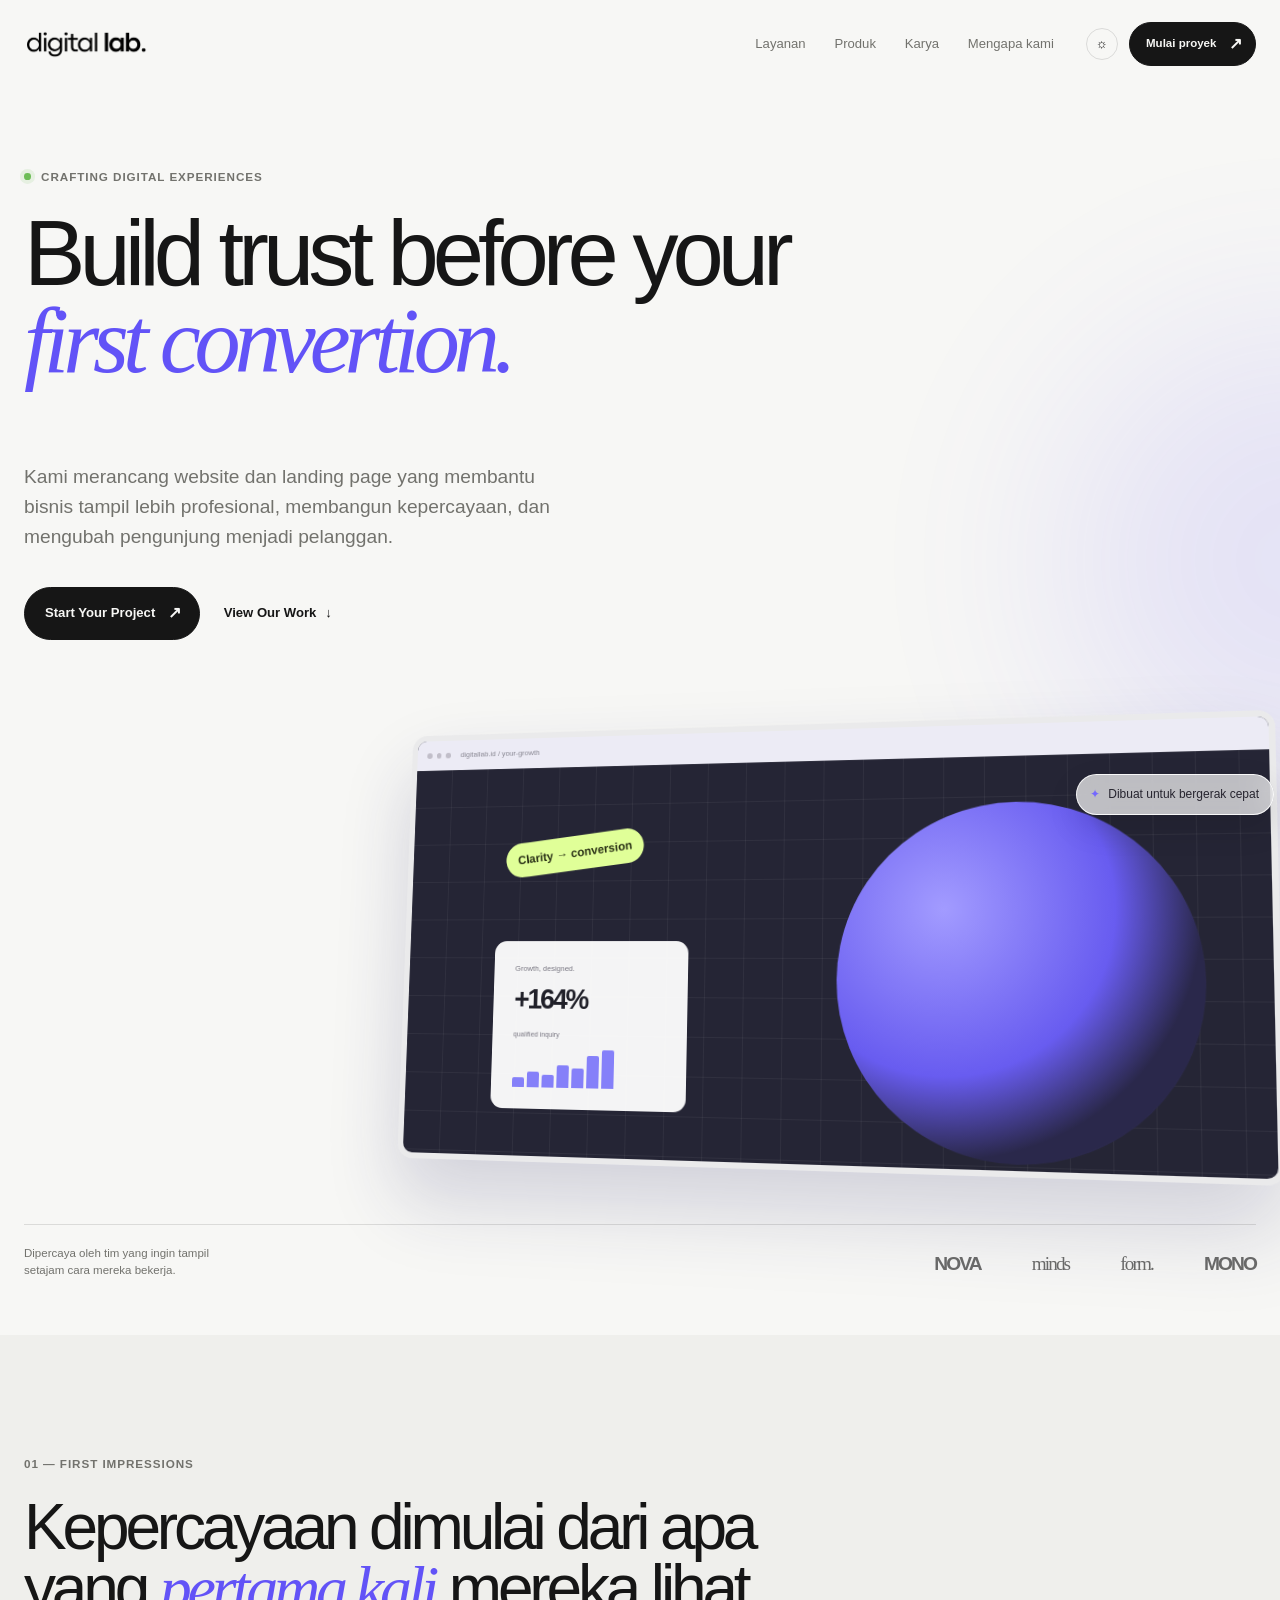
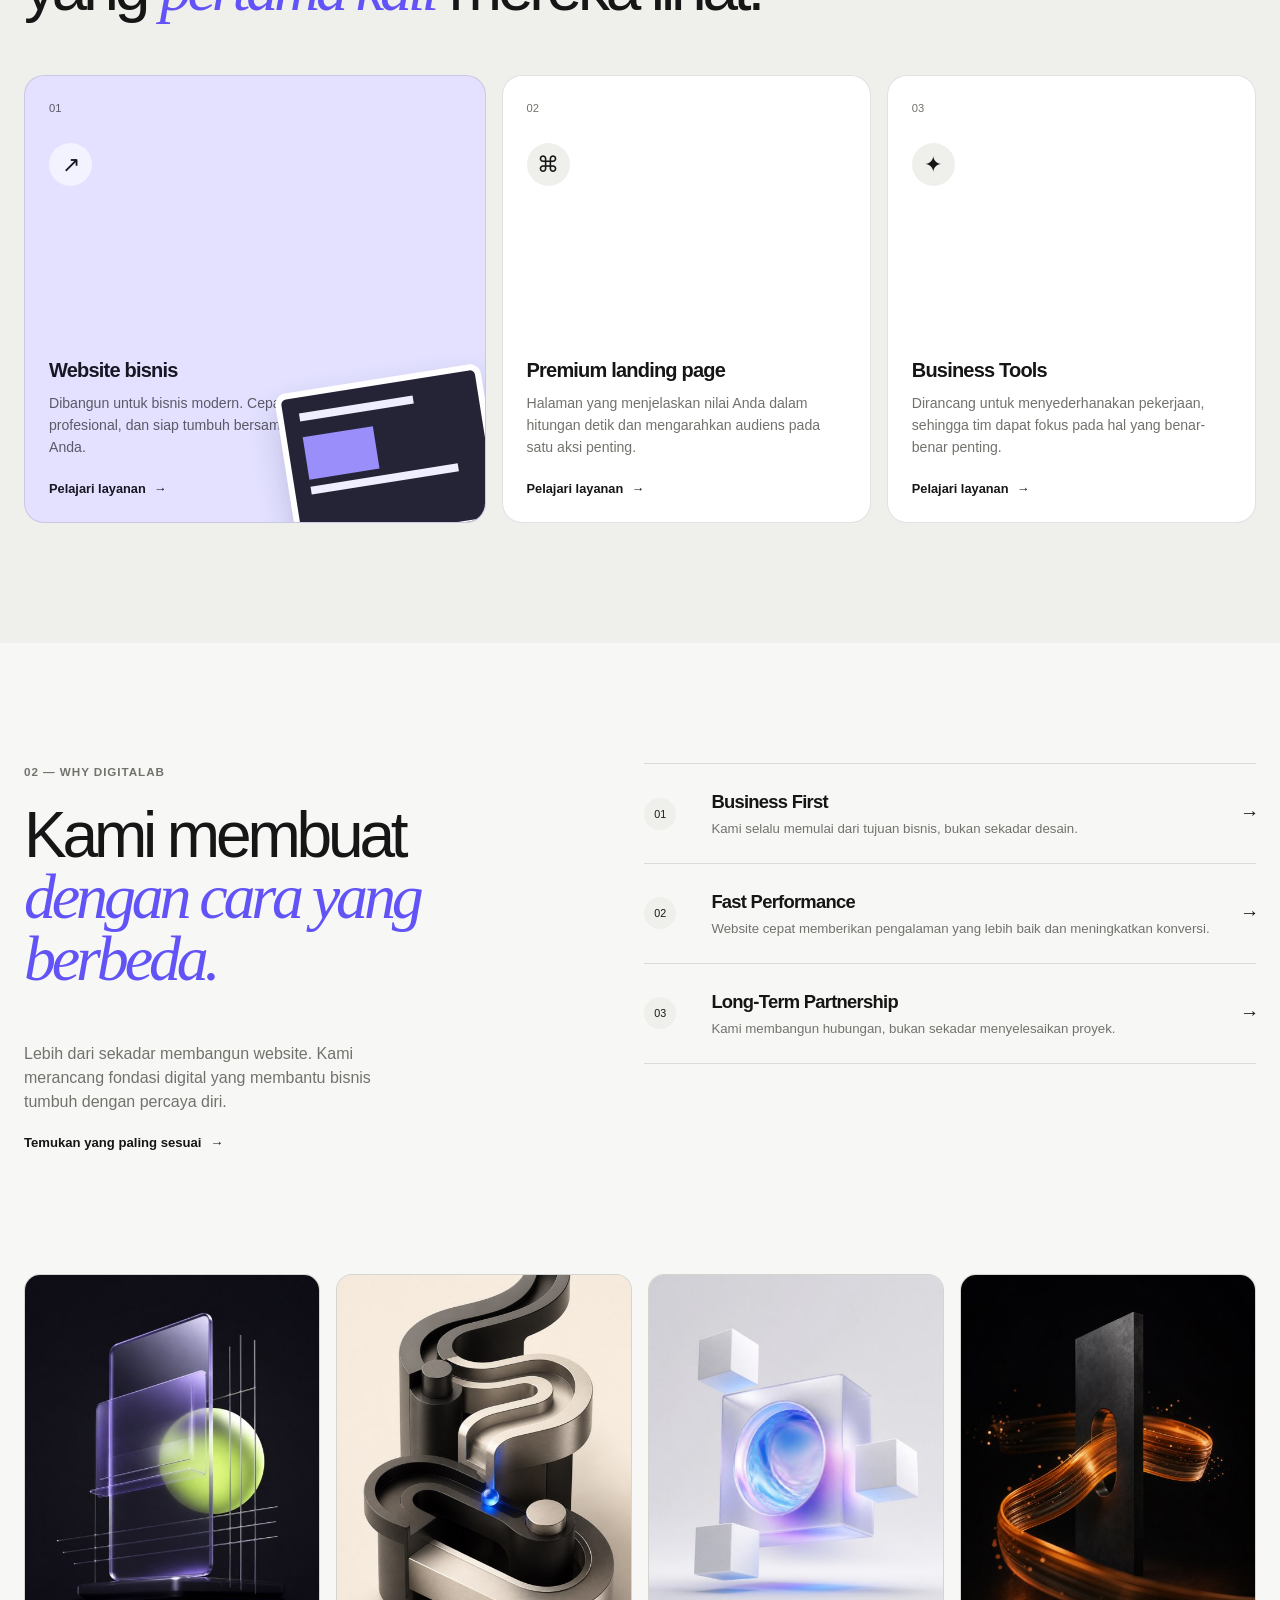
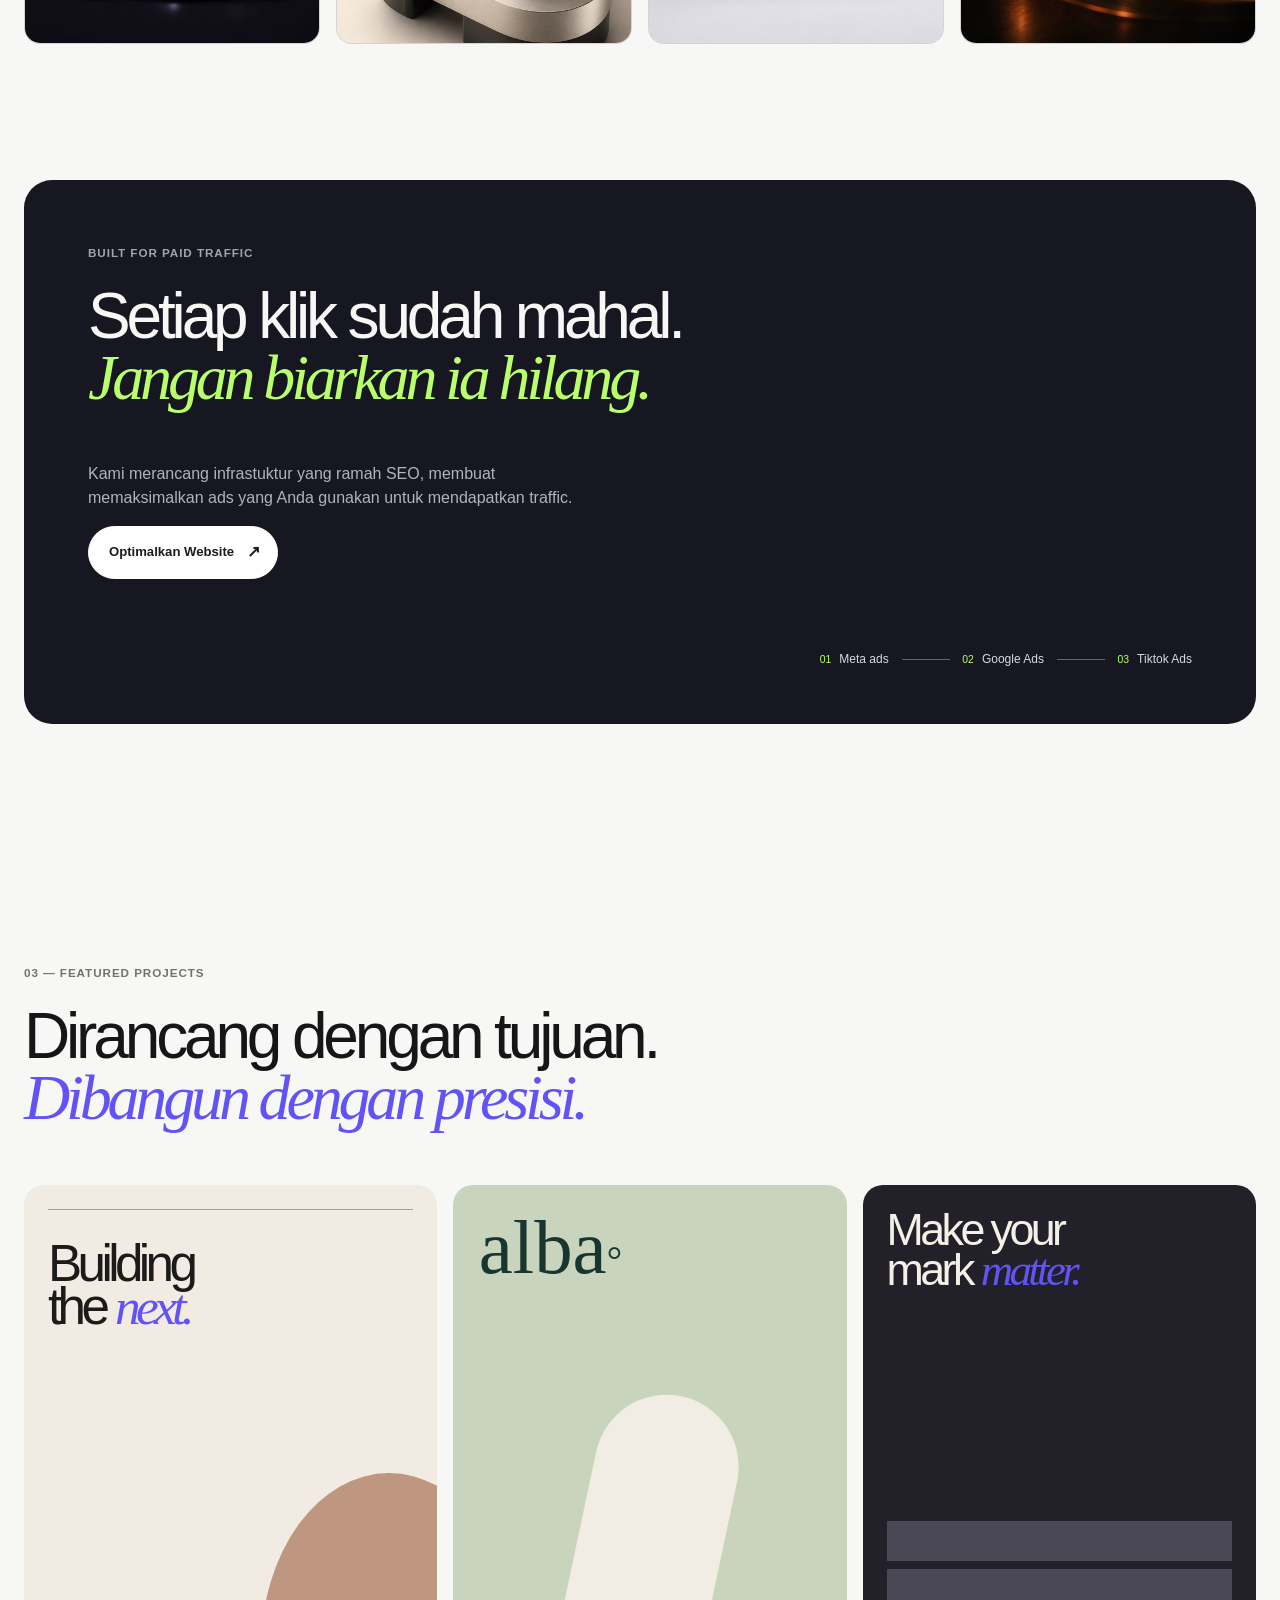
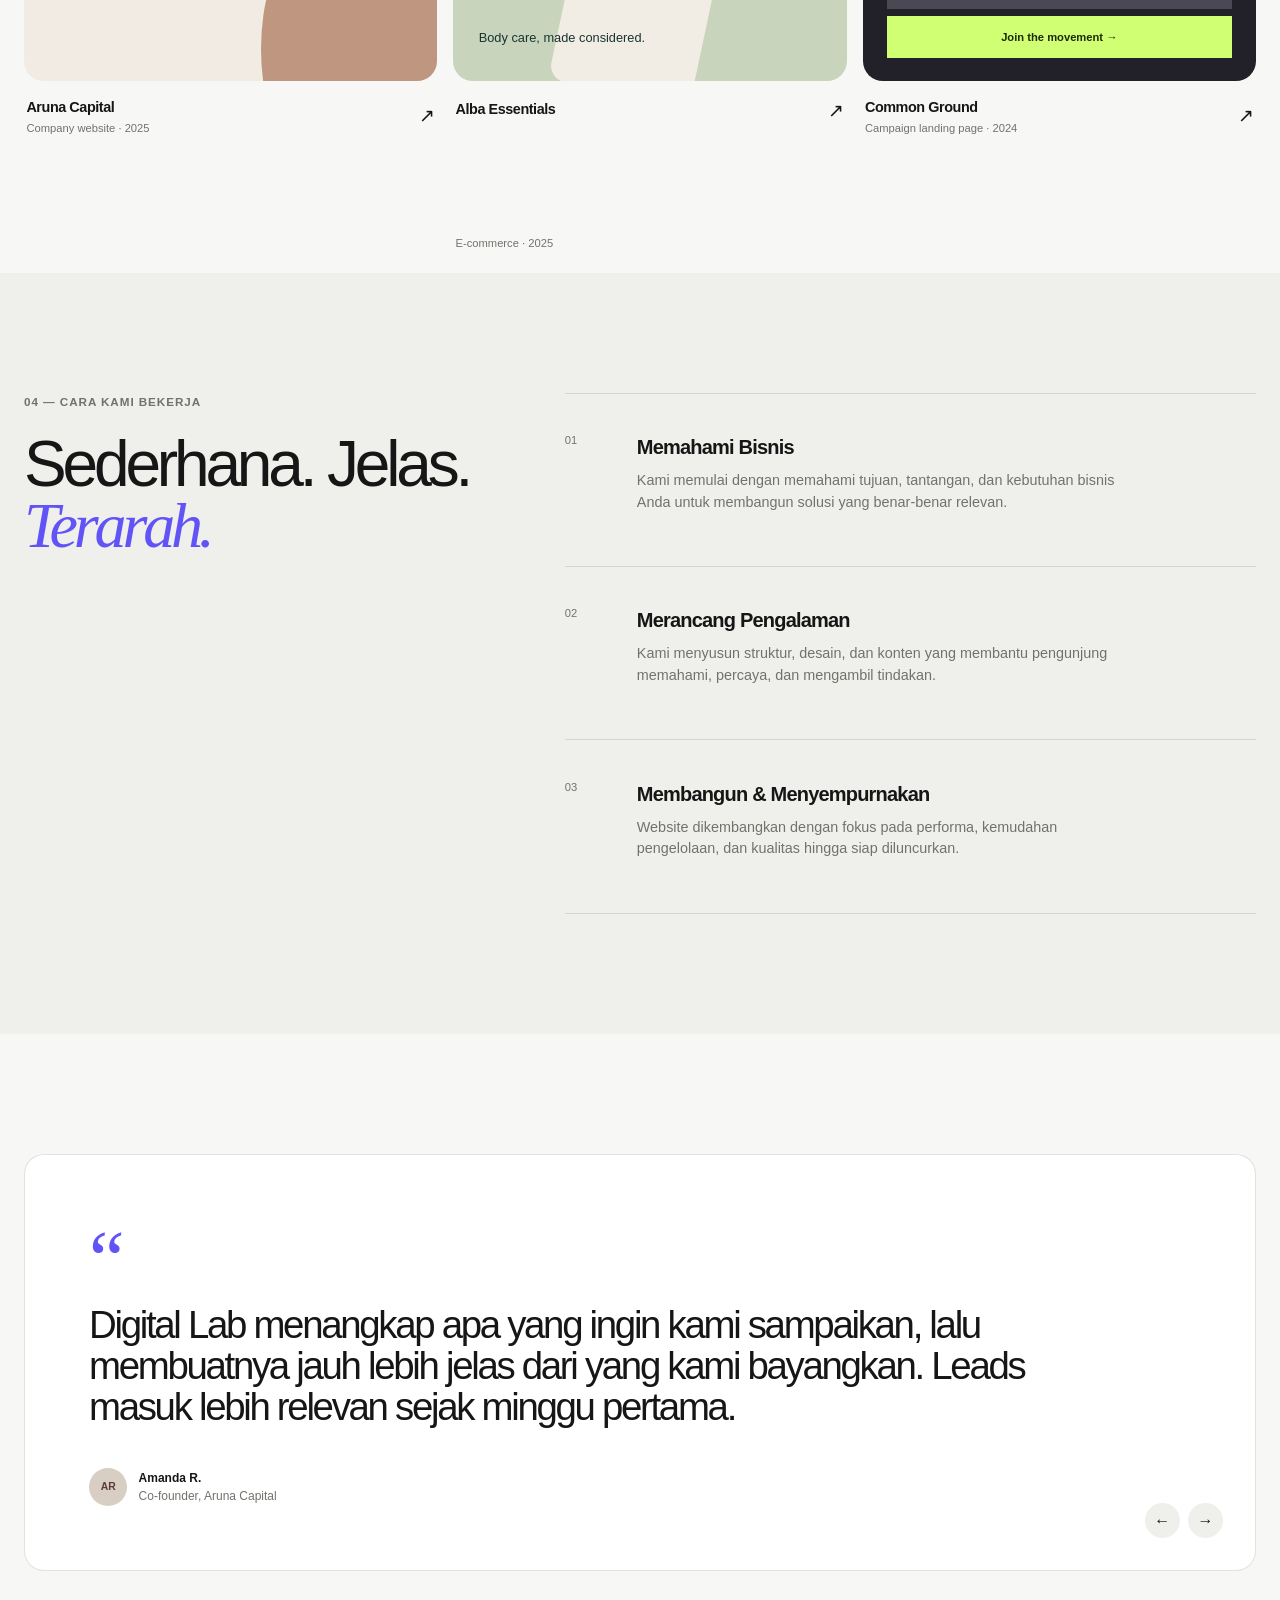
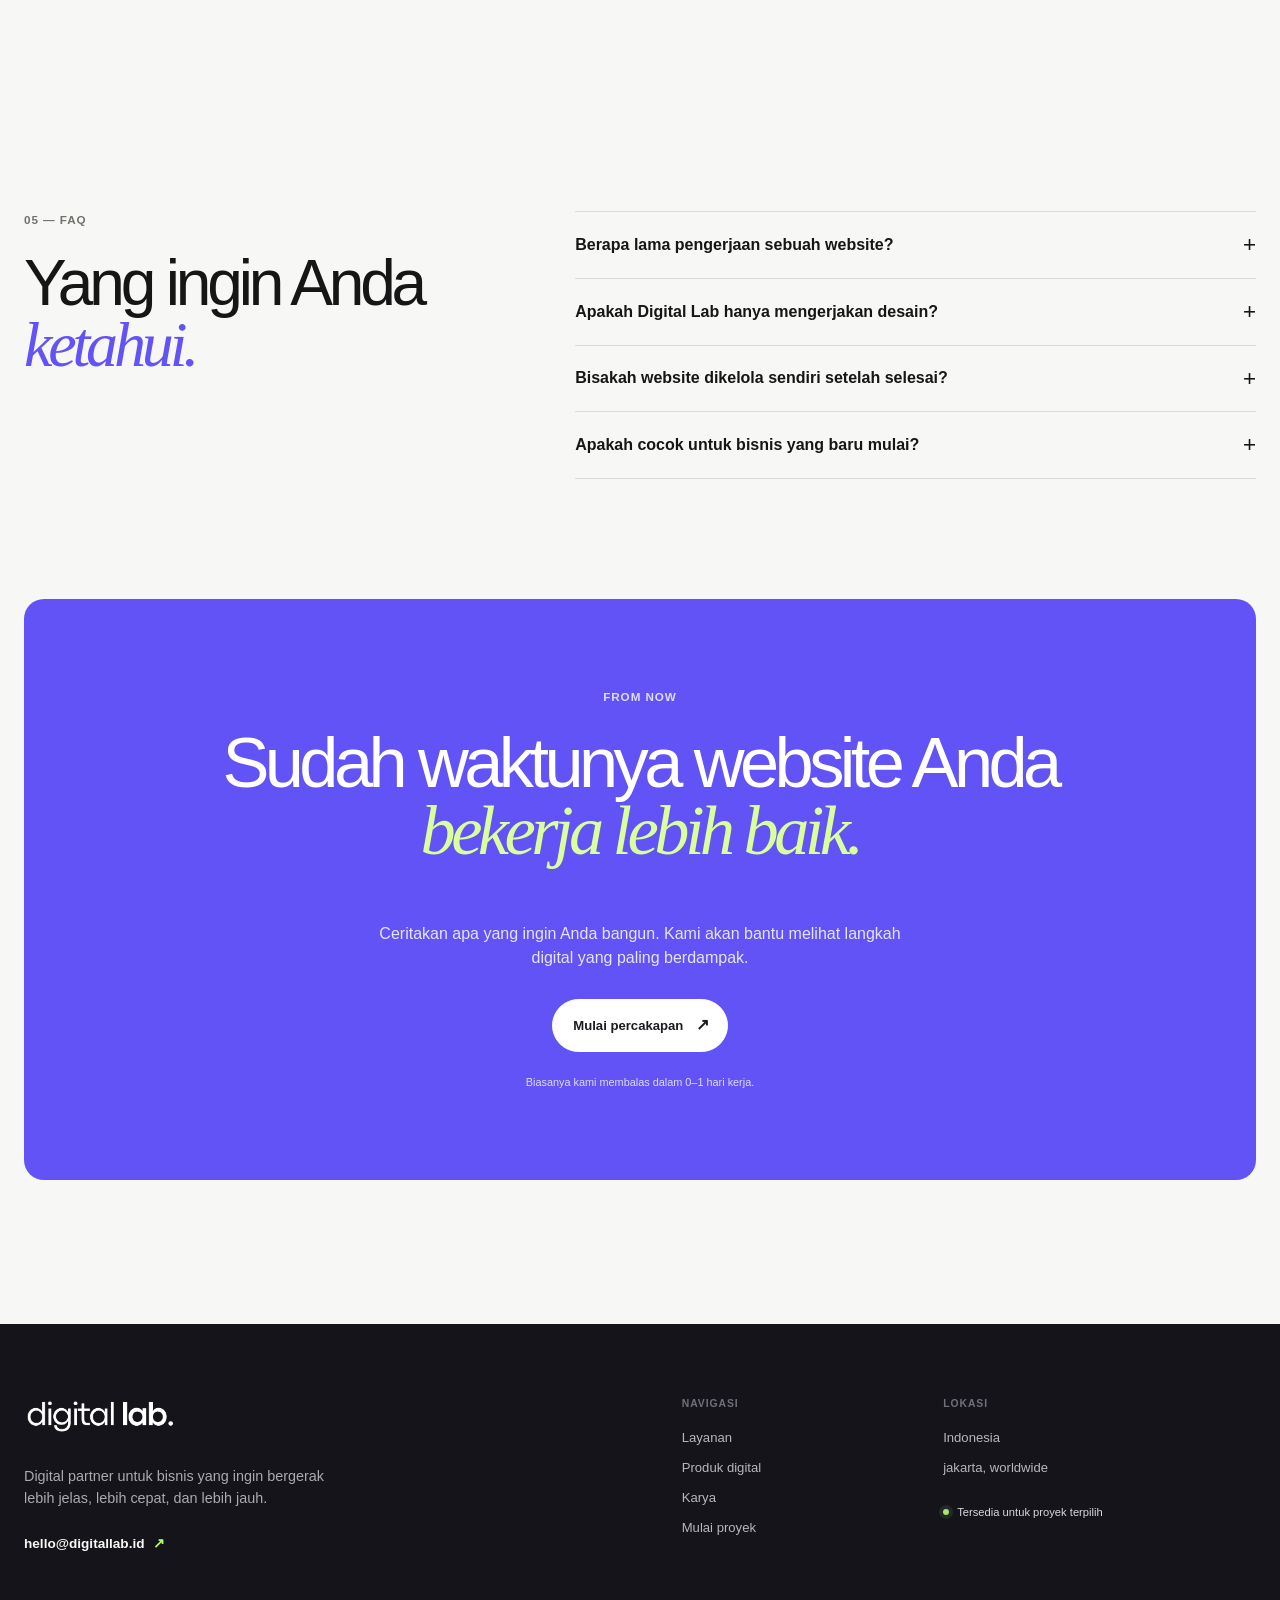
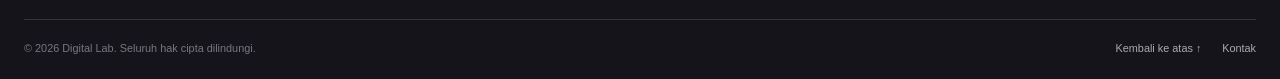
<file: index.html>
<!doctype html>
<html lang="id">
  <head>
    <meta charset="utf-8" />
    <meta name="viewport" content="width=device-width, initial-scale=1" />
    <meta name="theme-color" content="#f7f7f5" />
    <meta
      name="description"
      content="Digital Lab merancang landing page, website, produk digital, mini CMS, dan otomasi bisnis yang dibuat untuk menghasilkan lead berkualitas."
    />
    <meta name="robots" content="index, follow" />
    <link rel="canonical" href="https://digitallab.id/" />
    <meta property="og:type" content="website" />
    <meta property="og:locale" content="id_ID" />
    <meta property="og:site_name" content="Digital Lab" />
    <meta property="og:title" content="Digital Lab — Website yang bekerja untuk bisnis Anda" />
    <meta
      property="og:description"
      content="Desain dan teknologi yang mengubah kunjungan menjadi percakapan bisnis."
    />
    <meta property="og:url" content="https://digitallab.id/" />
    <meta name="twitter:card" content="summary_large_image" />
    <meta name="twitter:title" content="Digital Lab — Website yang bekerja untuk bisnis Anda" />
    <meta
      name="twitter:description"
      content="Desain dan teknologi yang mengubah kunjungan menjadi percakapan bisnis."
    />
    <title>Digital Lab — Website yang bekerja untuk bisnis Anda</title>
    <link rel="icon" href="assets/icons/favicon.svg" type="image/svg+xml" />
    <link rel="preload" href="css/variables.css?v=2" as="style" />
    <link rel="stylesheet" href="css/variables.css?v=2" />
    <link rel="stylesheet" href="css/base.css?v=2" />
    <link rel="stylesheet" href="css/layout.css?v=2" />
    <link rel="stylesheet" href="css/components.css?v=2" />
    <link rel="stylesheet" href="css/animations.css?v=4" />
    <link rel="stylesheet" href="css/responsive.css?v=3" />
    <link rel="stylesheet" href="css/enhancements.css?v=2" />
    <script>
      document.documentElement.classList.add('js');
      document.documentElement.dataset.theme = localStorage.getItem('digital-lab-theme') || 'system';
    </script>
    <script type="application/ld+json">
      {"@context":"https://schema.org","@type":"ProfessionalService","name":"Digital Lab","url":"https://digitallab.id/","description":"Studio digital untuk landing page, website, produk digital, CMS ringan, dan otomasi bisnis.","areaServed":"Indonesia","priceRange":"$$","serviceType":["Landing Page Design","Website Development","Business Automation"]}
    </script>
  </head>
  <body>
    <a class="skip-link" href="#main-content">Langsung ke konten</a>
    <div class="page-glow glow-one" aria-hidden="true"></div>
    <div class="page-glow glow-two" aria-hidden="true"></div>

    <header class="site-header" data-header>
      <div class="header-inner container">
        <a class="brand" href="#top" aria-label="Digital Lab beranda"
          ><img
            class="brand-logo"
            src="assets/images/digital-lab-logo.webp"
            width="1000"
            height="262"
            alt="Digital Lab"
        /></a>
        <nav class="desktop-nav" aria-label="Navigasi utama">
          <a href="#layanan">Layanan</a><a href="#produk">Produk</a><a href="#karya">Karya</a
          ><a href="#tentang">Mengapa kami</a>
        </nav>
        <div class="header-actions">
          <button class="theme-toggle" type="button" data-theme-toggle aria-label="Ubah tema warna">
            <span class="theme-icon sun">☼</span><span class="theme-icon moon">◐</span>
          </button>
          <a class="button button-small header-cta" href="#konsultasi"
            >Mulai proyek <span aria-hidden="true">↗</span></a
          >
          <button
            class="menu-toggle"
            type="button"
            data-menu-toggle
            aria-label="Buka menu"
            aria-expanded="false"
          >
            <span></span><span></span>
          </button>
        </div>
      </div>
    </header>

    <div class="mobile-menu" data-mobile-menu aria-hidden="true">
      <div class="mobile-menu-inner container">
        <nav aria-label="Navigasi seluler">
          <a href="#layanan" data-menu-link><span>01</span>Layanan</a>
          <a href="#produk" data-menu-link><span>02</span>Produk</a>
          <a href="#karya" data-menu-link><span>03</span>Karya</a>
          <a href="#tentang" data-menu-link><span>04</span>Mengapa kami</a>
          <a href="#konsultasi" data-menu-link><span>05</span>Hubungi kami</a>
        </nav>
        <p>Digital presence yang terasa tepat,<br />dan bekerja lebih keras.</p>
      </div>
    </div>

    <main id="main-content">
      <section class="hero section container" id="top">
        <div class="hero-copy reveal">
          <p class="eyebrow">
            <span class="status-dot"></span> Crafting Digital Experiences
          </p>
          <h1>
            <span>Build trust before your <em>first convertion.</em></span
            >
          </h1>
          <p class="hero-description">
            Kami merancang website dan landing page yang membantu bisnis tampil lebih profesional, membangun kepercayaan, dan mengubah pengunjung menjadi pelanggan.
          </p>
          <div class="hero-actions">
            <a class="button" href="#konsultasi"
              >Start Your Project <span aria-hidden="true">↗</span></a
            >
            <a class="text-link" href="#karya"
              >View Our Work <span aria-hidden="true">↓</span></a
            >
          </div>
        </div>
        <div class="hero-art reveal" aria-label="Pratinjau antarmuka Digital Lab">
          <div class="browser-card">
            <div class="browser-bar">
              <span></span><span></span><span></span><i>digitallab.id / your-growth</i>
            </div>
            <div class="art-grid"></div>
            <div class="art-label label-one">Clarity → conversion</div>
            <div class="art-panel">
              <p>Growth, designed.</p>
              <strong>+164%</strong><span>qualified inquiry</span>
              <div class="chart"><i></i><i></i><i></i><i></i><i></i><i></i><i></i></div>
            </div>
            <div class="art-orb"></div>
          </div>
          <div class="floating-note"><span>✦</span> Dibuat untuk bergerak cepat</div>
        </div>
        <div class="hero-proof reveal">
          <p>Dipercaya oleh tim yang ingin tampil<br />setajam cara mereka bekerja.</p>
          <div><span>NOVA</span><span>minds</span><span>form.</span><span>MONO</span></div>
        </div>
      </section>

      <section class="section services" id="layanan">
        <div class="container">
          <div class="section-heading split-reveal">
            <p class="eyebrow">01 — First Impressions</p>
            <h2> Kepercayaan dimulai dari apa yang <em>pertama kali</em> mereka lihat.
</h2>
          </div>
          <div class="services-grid">
            <article class="service-card service-featured reveal">
              <span class="card-index">01</span>
              <div class="service-icon">↗</div>
              <h3>Website bisnis</h3>
              <p>
                Dibangun untuk bisnis modern. Cepat, profesional, dan siap tumbuh bersama ambisi Anda.
              </p>
              <a href="business-website.html" class="card-link">Pelajari layanan <span>→</span></a>
              <div class="service-visual visual-landing"><i></i><b></b><em></em></div>
            </article>
            <article class="service-card reveal">
              <span class="card-index">02</span>
              <div class="service-icon">⌘</div>
              <h3>Premium landing page</h3>
              <p>
                Halaman yang menjelaskan nilai Anda dalam hitungan detik dan mengarahkan audiens
                pada satu aksi penting.
              </p>
              <a href="premium-landing-page.html" class="card-link">Pelajari layanan <span>→</span></a>
            </article>
            <article class="service-card reveal">
              <span class="card-index">03</span>
              <div class="service-icon">✦</div>
              <h3>Business Tools</h3>
              <p>
                Dirancang untuk menyederhanakan pekerjaan, sehingga tim dapat fokus pada hal yang benar-benar penting.
              </p>
              <a href="business-tools.html" class="card-link">Pelajari layanan <span>→</span></a>
            </article>
          </div>
        </div>
      </section>

      <section class="section products" id="produk">
        <div class="container product-layout">
          <div class="product-copy reveal">
            <p class="eyebrow">02 — WHY DIGITALAB</p>
            <h2>Kami membuat <em>dengan cara yang berbeda.</em></h2>
            <p>
              Lebih dari sekadar membangun website. Kami merancang fondasi digital yang membantu bisnis tumbuh dengan percaya diri.
            </p>
            <a class="text-link" href="#konsultasi">Temukan yang paling sesuai <span>→</span></a>
          </div>
          <div class="product-list">
            <article class="product-item reveal">
              <div class="product-number">01</div>
              <div>
                <h3>Business First</h3>
                <p>Kami selalu memulai dari tujuan bisnis, bukan sekadar desain.</p>
              </div>
              <span>→</span>
            </article>
            <article class="product-item reveal">
              <div class="product-number">02</div>
              <div>
                <h3>Fast Performance</h3>
                <p>Website cepat memberikan pengalaman yang lebih baik dan meningkatkan konversi.</p>
              </div>
              <span>→</span>
            </article>
            <article class="product-item reveal">
              <div class="product-number">03</div>
              <div>
                <h3>Long-Term Partnership</h3>
                <p>Kami membangun hubungan, bukan sekadar menyelesaikan proyek.</p>
              </div>
              <span>→</span>
            </article>
          </div>
        </div>
      </section>

      <section class="tech-showcase container" aria-label="Eksplorasi visual teknologi Digital Lab">
        <figure class="tech-image reveal">
          <img
            src="assets/images/tech-system.jpg"
            width="512"
            height="640"
            loading="lazy"
            decoding="async"
            alt="Komposisi kaca ungu dan orb hijau yang melambangkan sistem digital terintegrasi"
          />
        </figure>
        <figure class="tech-image reveal">
          <img
            src="assets/images/tech-automation.jpg"
            width="512"
            height="640"
            loading="lazy"
            decoding="async"
            alt="Lintasan metal abstrak dengan bola data biru yang melambangkan otomasi bisnis"
          />
        </figure>
        <figure class="tech-image reveal">
          <img
            src="assets/images/tech-launch.jpg"
            width="512"
            height="640"
            loading="lazy"
            decoding="async"
            alt="Portal kaca bergradasi yang melambangkan peluncuran produk digital"
          />
        </figure>
        <figure class="tech-image reveal">
          <img
            src="assets/images/tech-performance.jpg"
            width="512"
            height="640"
            loading="lazy"
            decoding="async"
            alt="Aliran cahaya oranye pada monolit gelap yang melambangkan performa digital"
          />
        </figure>
      </section>

      <section class="section landing-service container">
        <div class="landing-panel reveal">
          <div class="landing-copy">
            <p class="eyebrow">Built for paid traffic</p>
            <h2>Setiap klik sudah mahal.<br /><em>Jangan biarkan ia hilang.</em></h2>
            <p>
              Kami merancang infrastuktur yang ramah SEO, membuat memaksimalkan ads yang Anda gunakan untuk mendapatkan traffic.
            </p>
            <a class="button button-light" href="#konsultasi"
              >Optimalkan Website<span>↗</span></a
            >
          </div>
          <div
            class="conversion-path"
            aria-label="Alur konversi: iklan, landing page, hingga lead masuk"
          >
            <div><span>01</span> Meta ads</div>
            <i></i>
            <div><span>02</span> Google Ads</div>
            <i></i>
            <div><span>03</span> Tiktok Ads</div>
          </div>
        </div>
      </section>

      <section class="section portfolio" id="karya">
        <div class="container">
          <div class="section-heading portfolio-heading split-reveal">
            <p class="eyebrow">03 — Featured Projects</p>
            <h2>Dirancang dengan tujuan. <em>Dibangun dengan presisi.</em></h2>
          </div>
        </div>
        <div class="portfolio-scroll container">
          <article class="project-card project-a reveal">
            <div class="project-image">
              <div class="mock-nav"></div>
              <div class="mock-title">Building<br />the <em>next.</em></div>
              <div class="mock-oval"></div>
            </div>
            <div class="project-meta">
              <div>
                <h3>Aruna Capital</h3>
                <p>Company website · 2025</p>
              </div>
              <span>↗</span>
            </div>
          </article>
          <article class="project-card project-b reveal">
            <div class="project-image">
              <div class="alba-word">alba<span>°</span></div>
              <div class="alba-product"></div>
              <p>Body care, made considered.</p>
            </div>
            <div class="project-meta">
              <div>
                <h3>Alba Essentials</h3>
                <p>E-commerce · 2025</p>
              </div>
              <span>↗</span>
            </div>
          </article>
          <article class="project-card project-c reveal">
            <div class="project-image">
              <p>Make your<br />mark <em>matter.</em></p>
              <div class="form-mock"><i></i><i></i><b>Join the movement →</b></div>
            </div>
            <div class="project-meta">
              <div>
                <h3>Common Ground</h3>
                <p>Campaign landing page · 2024</p>
              </div>
              <span>↗</span>
            </div>
          </article>
        </div>
      </section>

      <section class="section reasons" id="tentang">
        <div class="container reasons-layout">
          <div class="reasons-title reveal">
            <p class="eyebrow">04 — Cara kami bekerja</p>
            <h2>Sederhana. Jelas. <br /><em>Terarah.</em></h2>
          </div>
          <div class="reasons-list">
            <article class="reason reveal">
              <span>01</span>
              <div>
                <h3>Memahami Bisnis

</h3>
                <p>
                  Kami memulai dengan memahami tujuan, tantangan, dan kebutuhan bisnis Anda untuk membangun solusi yang benar-benar relevan.
                </p>
              </div>
            </article>
            <article class="reason reveal">
              <span>02</span>
              <div>
                <h3>Merancang Pengalaman</h3>
                <p>
                  Kami menyusun struktur, desain, dan konten yang membantu pengunjung memahami, percaya, dan mengambil tindakan.
                </p>
              </div>
            </article>
            <article class="reason reveal">
              <span>03</span>
              <div>
                <h3>Membangun & Menyempurnakan</h3>
                <p>
                  Website dikembangkan dengan fokus pada performa, kemudahan pengelolaan, dan kualitas hingga siap diluncurkan.
                </p>
              </div>
            </article>
          </div>
        </div>
      </section>

      <section class="section testimonial container">
        <figure class="testimonial-card reveal">
          <div class="quote-mark">“</div>
          <blockquote>
            Digital Lab menangkap apa yang ingin kami sampaikan, lalu membuatnya jauh lebih jelas
            dari yang kami bayangkan. Leads masuk lebih relevan sejak minggu pertama.
          </blockquote>
          <figcaption>
            <div class="avatar">AR</div>
            <div><strong>Amanda R.</strong><span>Co-founder, Aruna Capital</span></div>
          </figcaption>
          <div class="testimonial-control">
            <button aria-label="Testimoni sebelumnya">←</button
            ><button aria-label="Testimoni berikutnya">→</button>
          </div>
        </figure>
      </section>

      <section class="section faq container">
        <div class="section-heading split-reveal">
          <p class="eyebrow">05 — faq</p>
          <h2>Yang ingin Anda <em>ketahui.</em></h2>
        </div>
        <div class="faq-list">
          <details class="reveal">
            <summary>Berapa lama pengerjaan sebuah website?<span>+</span></summary>
            <p>
              Landing page biasanya selesai dalam 2–4 minggu. Untuk website bisnis, kami menyusun
              timeline setelah memahami cakupan dan kebutuhan sistem Anda.
            </p>
          </details>
          <details class="reveal">
            <summary>Apakah Digital Lab hanya mengerjakan desain?<span>+</span></summary>
            <p>
              Tidak. Kami menangani alur dari strategi, copy, desain, hingga pengembangan website
              yang siap digunakan.
            </p>
          </details>
          <details class="reveal">
            <summary>Bisakah website dikelola sendiri setelah selesai?<span>+</span></summary>
            <p>
              Tentu. Kami dapat menyiapkan mini CMS yang intuitif, disertai handover agar tim Anda
              nyaman memperbarui konten.
            </p>
          </details>
          <details class="reveal">
            <summary>Apakah cocok untuk bisnis yang baru mulai?<span>+</span></summary>
            <p>
              Ya. Kami menyesuaikan solusi berdasarkan fase bisnis—mulai dari landing page fokus
              konversi sampai fondasi website yang lebih lengkap.
            </p>
          </details>
        </div>
      </section>

      <section class="section cta-section" id="konsultasi">
        <div class="container cta-panel reveal">
          <p class="eyebrow">from now</p>
          <h2>Sudah waktunya website Anda<br /><em>bekerja lebih baik.</em></h2>
          <p>
            Ceritakan apa yang ingin Anda bangun. Kami akan bantu melihat langkah digital yang
            paling berdampak.
          </p>
          <a
            class="button button-light"
            href="mailto:hello@digitallab.id?subject=Konsultasi%20proyek"
            >Mulai percakapan <span>↗</span></a
          ><small>Biasanya kami membalas dalam 0–1 hari kerja.</small>
        </div>
      </section>
    </main>
    <footer class="site-footer">
      <div class="container footer-top">
        <div class="footer-intro">
          <a class="brand footer-brand" href="#top" aria-label="Digital Lab beranda"
            ><img
              class="brand-logo"
              src="assets/images/digital-lab-logo.webp"
              width="1000"
              height="262"
              alt="Digital Lab"
          /></a>
          <p>
            Digital partner untuk bisnis yang ingin bergerak lebih jelas, lebih cepat, dan lebih
            jauh.
          </p>
          <a class="footer-email" href="mailto:hello@digitallab.id"
            >hello@digitallab.id <span>↗</span></a
          >
        </div>
        <div class="footer-column">
          <p class="footer-label">Navigasi</p>
          <a href="#layanan">Layanan</a><a href="#produk">Produk digital</a
          ><a href="#karya">Karya</a><a href="#konsultasi">Mulai proyek</a>
        </div>
        <div class="footer-column">
          <p class="footer-label">Lokasi</p>
          <span>Indonesia</span><span>jakarta, worldwide</span>
          <p class="footer-availability"><i></i>Tersedia untuk proyek terpilih</p>
        </div>
      </div>
      <div class="container footer-bottom">
        <span>© 2026 Digital Lab. Seluruh hak cipta dilindungi.</span>
        <div>
          <a href="#top">Kembali ke atas ↑</a><a href="mailto:hello@digitallab.id">Kontak</a>
        </div>
      </div>
    </footer>
    <script src="js/performance.js?v=2" defer></script>
    <script src="js/navigation.js?v=3" defer></script>
    <script src="js/animations.js?v=2" defer></script>
    <script src="js/main.js?v=2" defer></script>
    <script src="js/enhancements.js?v=2" defer></script>
  </body>
</html>
</file>
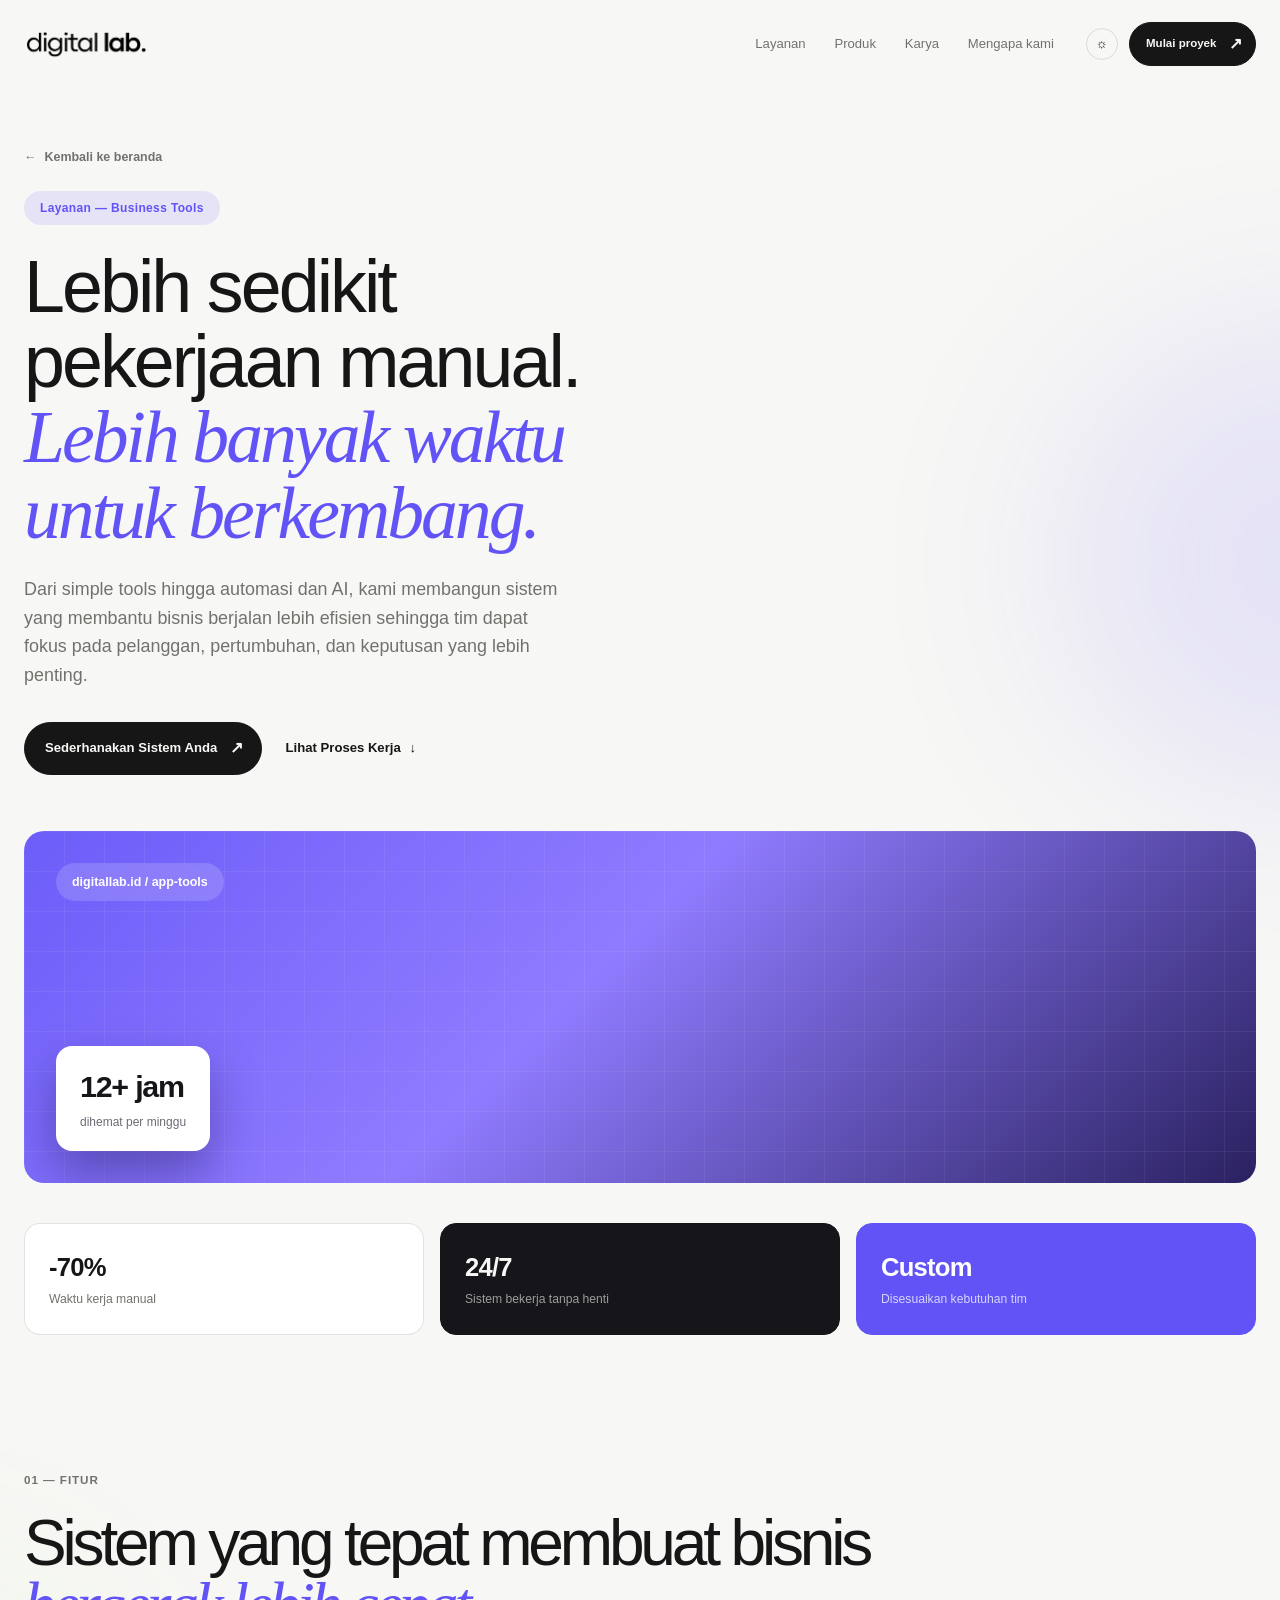
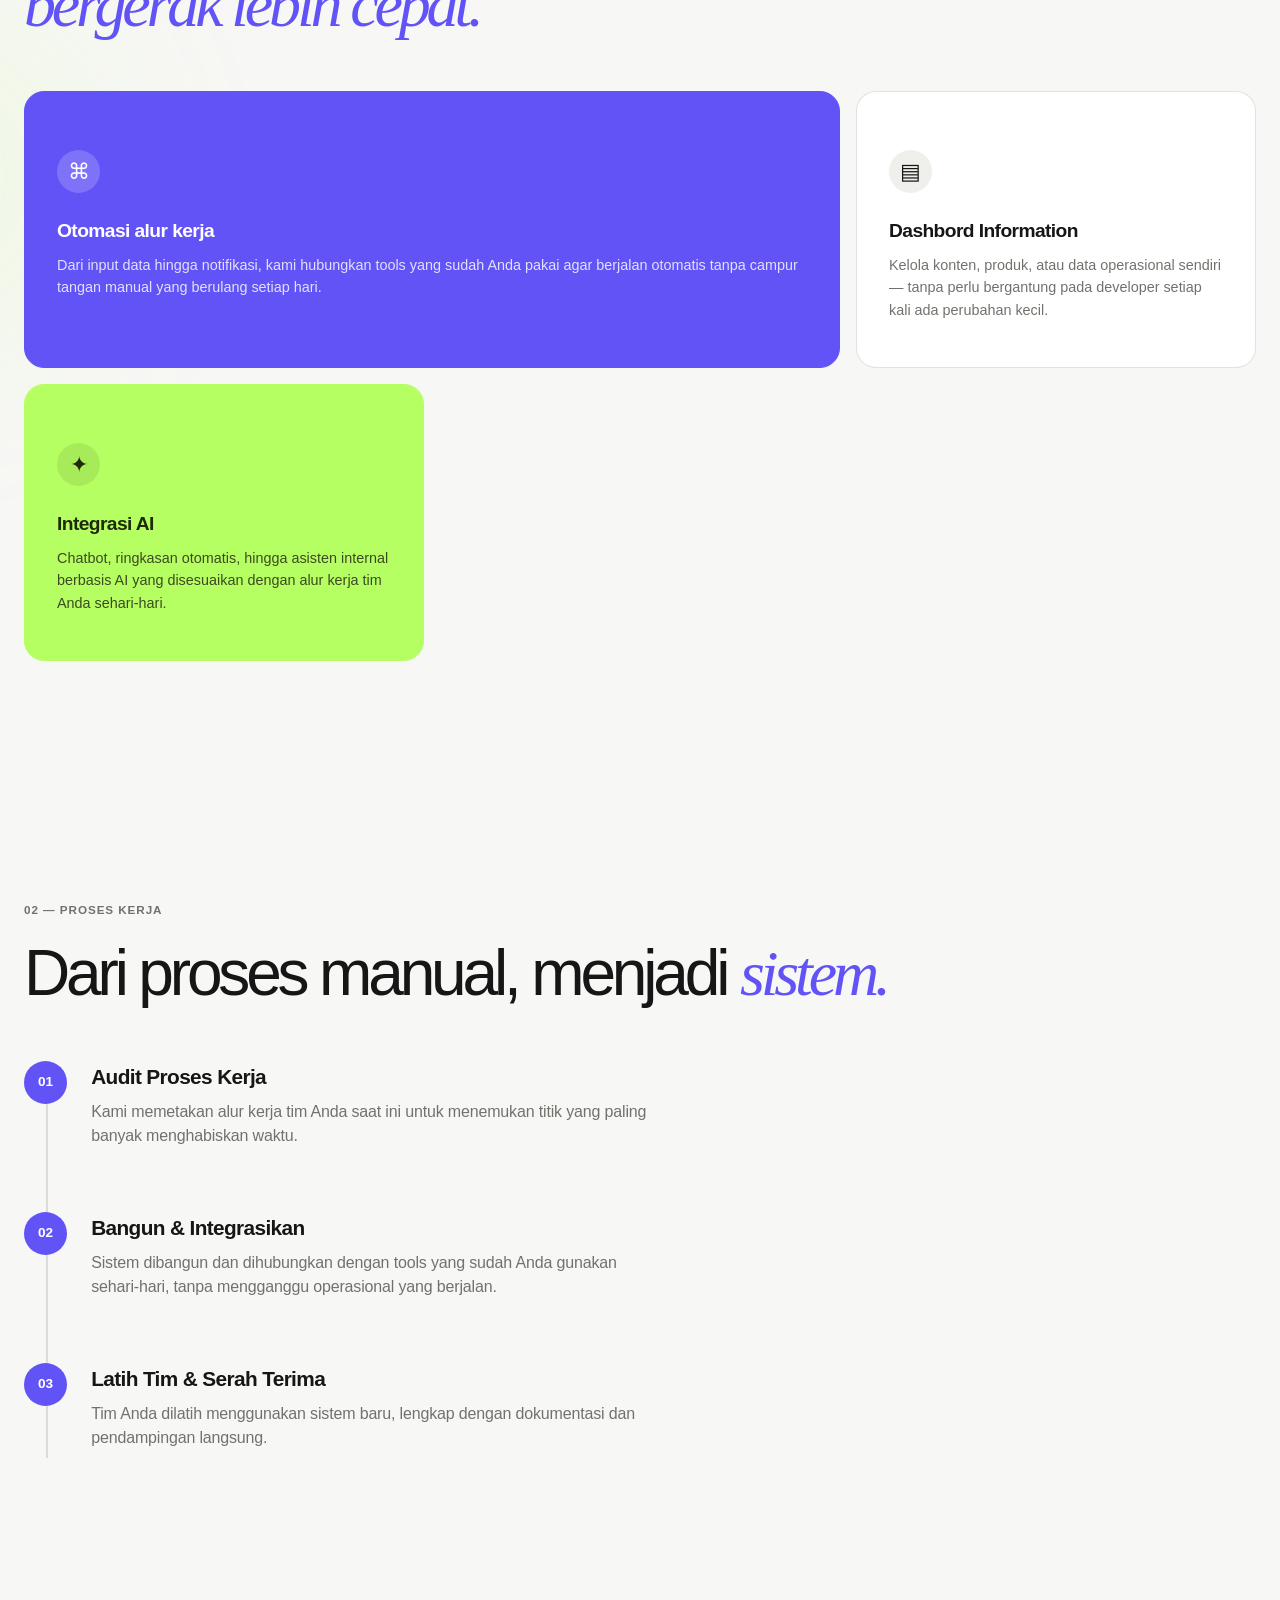
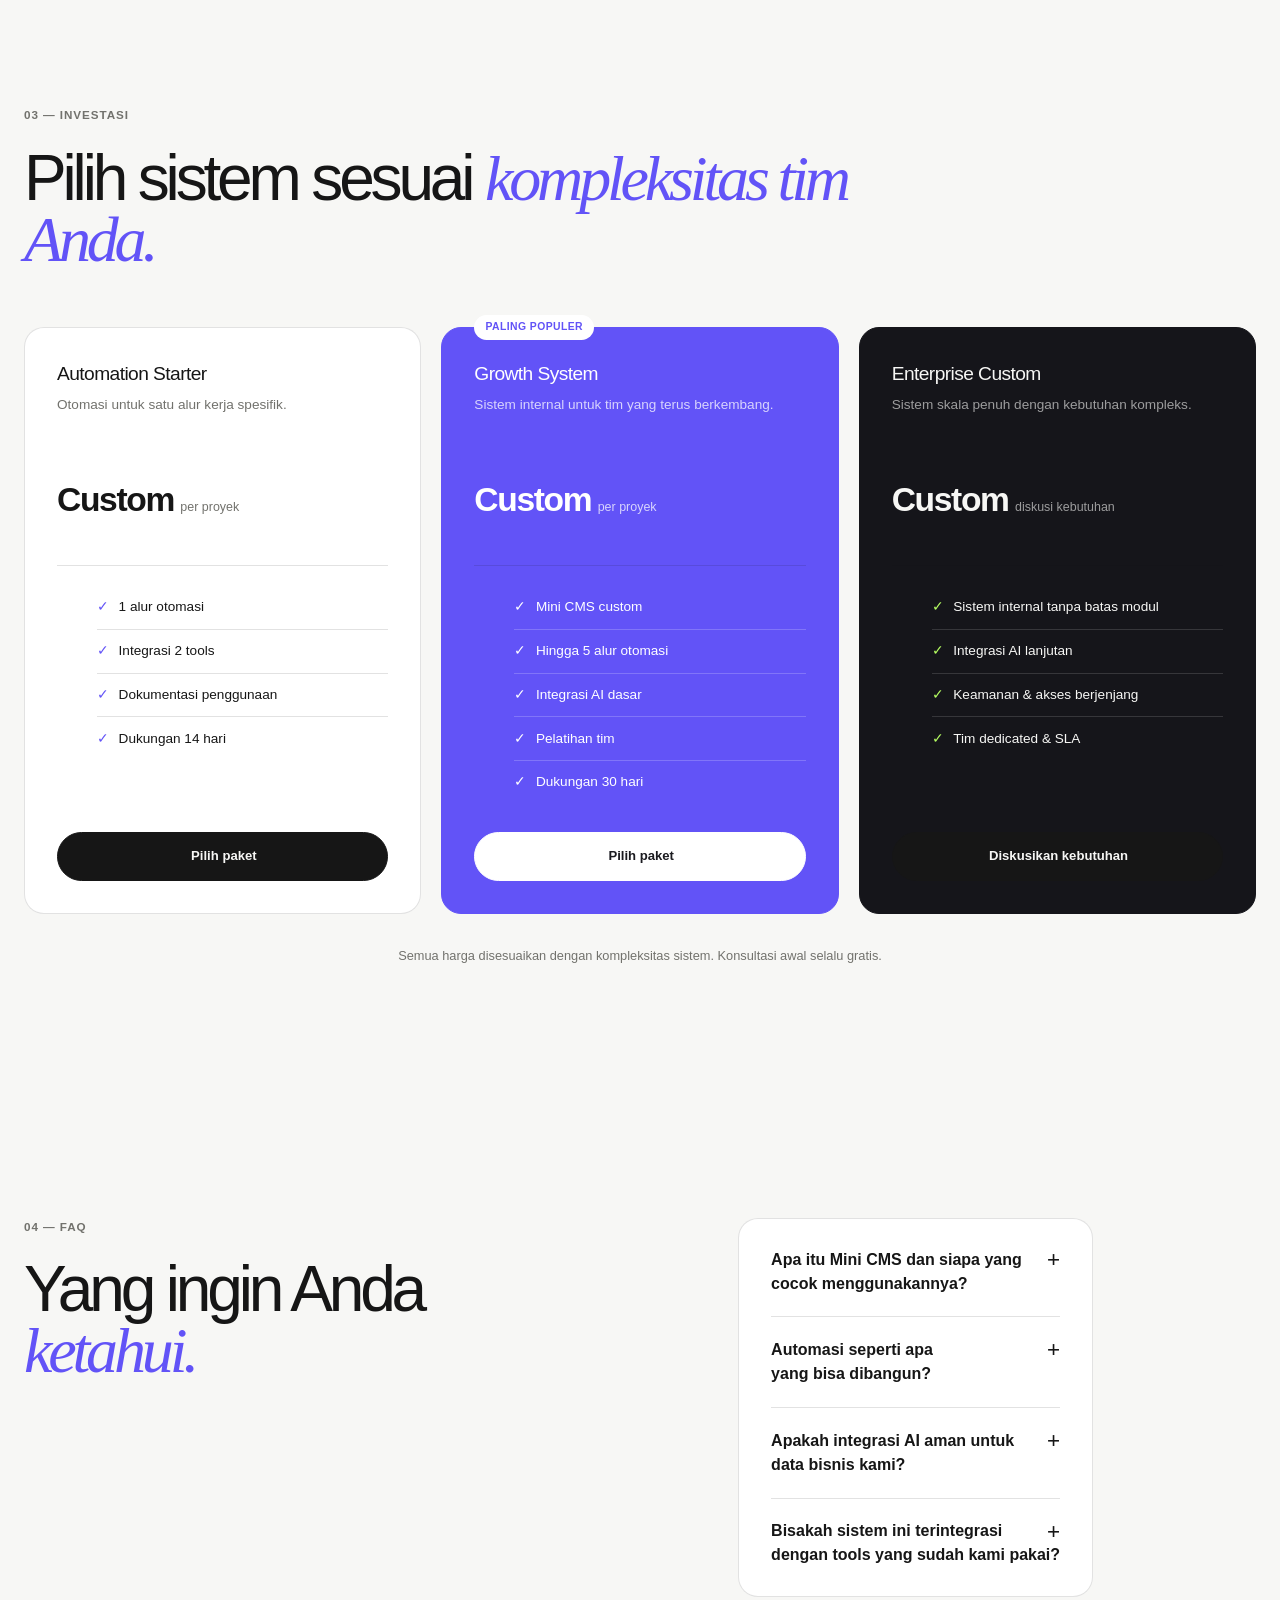
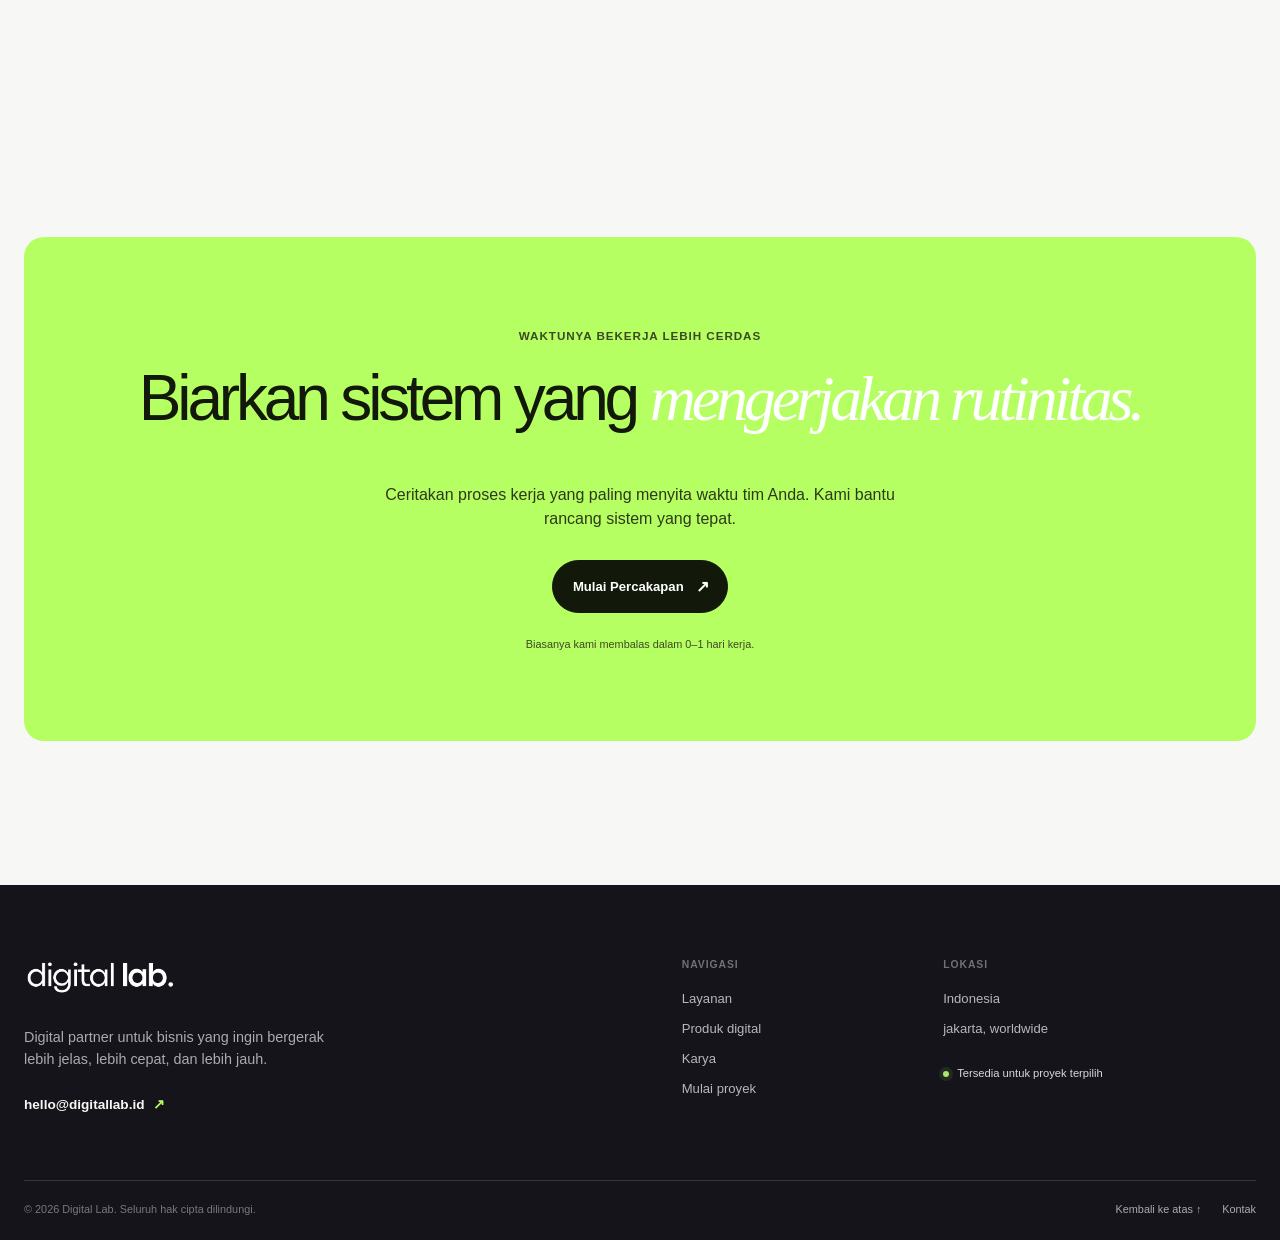
<file: business-tools.html>
<!doctype html>
<html lang="id">
  <head>
    <meta charset="utf-8" />
    <meta name="viewport" content="width=device-width, initial-scale=1" />
    <meta name="theme-color" content="#f7f7f5" />
    <meta
      name="description"
      content="Mini CMS, otomasi bisnis, dan integrasi AI yang dirancang untuk menyederhanakan operasional tim Anda. Sistem internal custom oleh Digital Lab."
    />
    <meta name="robots" content="index, follow" />
    <link rel="canonical" href="https://digitallab.id/business-tools.html" />
    <meta property="og:type" content="website" />
    <meta property="og:locale" content="id_ID" />
    <meta property="og:site_name" content="Digital Lab" />
    <meta property="og:title" content="Business Tools &amp; Automation — Digital Lab" />
    <meta
      property="og:description"
      content="Pekerjaan berulang, biarkan sistem yang mengerjakan. Mini CMS, otomasi, dan integrasi AI custom."
    />
    <meta property="og:url" content="https://digitallab.id/business-tools.html" />
    <meta name="twitter:card" content="summary_large_image" />
    <meta name="twitter:title" content="Business Tools & Automation — Digital Lab" />
    <meta
      name="twitter:description"
      content="Pekerjaan berulang, biarkan sistem yang mengerjakan. Mini CMS, otomasi, dan integrasi AI custom."
    />
    <title>Business Tools &amp; Automation — Digital Lab</title>
    <link rel="icon" href="assets/icons/favicon.svg" type="image/svg+xml" />
    <link rel="preload" href="css/variables.css?v=2" as="style" />
    <link rel="stylesheet" href="css/variables.css?v=2" />
    <link rel="stylesheet" href="css/base.css?v=2" />
    <link rel="stylesheet" href="css/layout.css?v=2" />
    <link rel="stylesheet" href="css/components.css?v=2" />
    <link rel="stylesheet" href="css/animations.css?v=4" />
    <link rel="stylesheet" href="css/responsive.css?v=3" />
    <link rel="stylesheet" href="css/enhancements.css?v=2" />
    <link rel="stylesheet" href="css/pages.css?v=1" />
    <script>
      document.documentElement.classList.add('js');
      document.documentElement.dataset.theme = localStorage.getItem('digital-lab-theme') || 'system';
    </script>
    <script type="application/ld+json">
      {"@context":"https://schema.org","@type":"Service","name":"Business Tools & Automation","provider":{"@type":"ProfessionalService","name":"Digital Lab","url":"https://digitallab.id/"},"description":"Mini CMS, otomasi alur kerja, dan integrasi AI untuk menyederhanakan operasional bisnis.","areaServed":"Indonesia","serviceType":"Business Automation"}
    </script>
  </head>
  <body>
    <a class="skip-link" href="#main-content">Langsung ke konten</a>
    <div class="page-glow glow-one" aria-hidden="true"></div>
    <div class="page-glow glow-two" aria-hidden="true"></div>

    <header class="site-header" data-header>
      <div class="header-inner container">
        <a class="brand" href="index.html#top" aria-label="Digital Lab beranda"
          ><img
            class="brand-logo"
            src="assets/images/digital-lab-logo.webp"
            width="1000"
            height="262"
            alt="Digital Lab"
        /></a>
        <nav class="desktop-nav" aria-label="Navigasi utama">
          <a href="index.html#layanan">Layanan</a><a href="index.html#produk">Produk</a
          ><a href="index.html#karya">Karya</a><a href="index.html#tentang">Mengapa kami</a>
        </nav>
        <div class="header-actions">
          <button class="theme-toggle" type="button" data-theme-toggle aria-label="Ubah tema warna">
            <span class="theme-icon sun">☼</span><span class="theme-icon moon">◐</span>
          </button>
          <a class="button button-small header-cta" href="#konsultasi"
            >Mulai proyek <span aria-hidden="true">↗</span></a
          >
          <button
            class="menu-toggle"
            type="button"
            data-menu-toggle
            aria-label="Buka menu"
            aria-expanded="false"
          >
            <span></span><span></span>
          </button>
        </div>
      </div>
    </header>

    <div class="mobile-menu" data-mobile-menu aria-hidden="true">
      <div class="mobile-menu-inner container">
        <nav aria-label="Navigasi seluler">
          <a href="index.html#layanan" data-menu-link><span>01</span>Layanan</a>
          <a href="index.html#produk" data-menu-link><span>02</span>Produk</a>
          <a href="index.html#karya" data-menu-link><span>03</span>Karya</a>
          <a href="index.html#tentang" data-menu-link><span>04</span>Mengapa kami</a>
          <a href="#konsultasi" data-menu-link><span>05</span>Hubungi kami</a>
        </nav>
        <p>Digital presence yang terasa tepat,<br />dan bekerja lebih keras.</p>
      </div>
    </div>

    <main id="main-content">
      <section class="section svc-hero container" id="top">
        <a class="back-link" href="index.html"><span aria-hidden="true">←</span> Kembali ke beranda</a>
        <div class="svc-hero-copy">
          <p class="svc-pill">Layanan — Business Tools</p>
          <h1 class="svc-hero-title">
            Lebih sedikit pekerjaan manual. <em>Lebih banyak waktu untuk berkembang.</em>
          </h1>
          <p class="svc-hero-desc">
            Dari simple tools hingga automasi dan AI, kami membangun sistem yang membantu bisnis berjalan lebih efisien sehingga tim dapat fokus pada pelanggan, pertumbuhan, dan keputusan yang lebih penting.
          </p>
          <div class="hero-actions">
            <a class="button" href="#konsultasi">Sederhanakan Sistem Anda <span aria-hidden="true">↗</span></a>
            <a class="text-link" href="#proses">Lihat Proses Kerja <span aria-hidden="true">↓</span></a>
          </div>
        </div>
        <div class="svc-hero-visual">
          <div class="svc-visual-panel">
            <div class="svc-visual-grid" aria-hidden="true"></div>
            <span class="svc-visual-tag">digitallab.id / app-tools</span>
            <div class="svc-visual-chip"><strong>12+ jam</strong><span>dihemat per minggu</span></div>
          </div>
        </div>
        <div class="svc-stat-row">
          <div class="svc-stat-card"><strong>-70%</strong><span>Waktu kerja manual</span></div>
          <div class="svc-stat-card is-dark"><strong>24/7</strong><span>Sistem bekerja tanpa henti</span></div>
          <div class="svc-stat-card is-accent"><strong>Custom</strong><span>Disesuaikan kebutuhan tim</span></div>
        </div>
      </section>

      <section class="section container">
        <div class="section-heading split-reveal">
          <p class="eyebrow">01 — Fitur</p>
          <h2>Sistem yang tepat membuat bisnis <em> bergerak lebih cepat. </em></h2>
        </div>
        <div class="svc-bento">
          <article class="svc-bento-item is-accent reveal">
            <div class="service-icon">⌘</div>
            <h3>Otomasi alur kerja</h3>
            <p>
              Dari input data hingga notifikasi, kami hubungkan tools yang sudah Anda pakai
              agar berjalan otomatis tanpa campur tangan manual yang berulang setiap hari.
            </p>
          </article>
          <article class="svc-bento-item reveal">
            <div class="service-icon">▤</div>
            <h3>Dashbord Information</h3>
            <p>
              Kelola konten, produk, atau data operasional sendiri — tanpa perlu bergantung
              pada developer setiap kali ada perubahan kecil.
            </p>
          </article>
          <article class="svc-bento-item is-accent-2 reveal">
            <div class="service-icon">✦</div>
            <h3>Integrasi AI</h3>
            <p>
              Chatbot, ringkasan otomatis, hingga asisten internal berbasis AI yang
              disesuaikan dengan alur kerja tim Anda sehari-hari.
            </p>
          </article>
        </div>
      </section>

      <section class="section container" id="proses">
        <div class="section-heading split-reveal">
          <p class="eyebrow">02 — Proses kerja</p>
          <h2>Dari proses manual, menjadi <em>sistem.</em></h2>
        </div>
        <div class="svc-timeline">
          <div class="svc-timeline-step reveal">
            <div class="svc-timeline-marker">01</div>
            <div class="svc-timeline-body">
              <h3>Audit Proses Kerja</h3>
              <p>
                Kami memetakan alur kerja tim Anda saat ini untuk menemukan titik yang paling
                banyak menghabiskan waktu.
              </p>
            </div>
          </div>
          <div class="svc-timeline-step reveal">
            <div class="svc-timeline-marker">02</div>
            <div class="svc-timeline-body">
              <h3>Bangun &amp; Integrasikan</h3>
              <p>
                Sistem dibangun dan dihubungkan dengan tools yang sudah Anda gunakan
                sehari-hari, tanpa mengganggu operasional yang berjalan.
              </p>
            </div>
          </div>
          <div class="svc-timeline-step reveal">
            <div class="svc-timeline-marker">03</div>
            <div class="svc-timeline-body">
              <h3>Latih Tim &amp; Serah Terima</h3>
              <p>
                Tim Anda dilatih menggunakan sistem baru, lengkap dengan dokumentasi dan
                pendampingan langsung.
              </p>
            </div>
          </div>
        </div>
      </section>

      <section class="section container">
        <div class="section-heading split-reveal">
          <p class="eyebrow">03 — Investasi</p>
          <h2>Pilih sistem sesuai <em>kompleksitas tim Anda.</em></h2>
        </div>
        <div class="pricing-grid">
          <article class="pricing-card reveal">
            <p class="pricing-name">Automation Starter</p>
            <p class="pricing-desc">Otomasi untuk satu alur kerja spesifik.</p>
            <div class="pricing-price"><strong>Custom</strong><small>per proyek</small></div>
            <ul class="pricing-features">
              <li><span>✓</span>1 alur otomasi</li>
              <li><span>✓</span>Integrasi 2 tools</li>
              <li><span>✓</span>Dokumentasi penggunaan</li>
              <li><span>✓</span>Dukungan 14 hari</li>
            </ul>
            <a class="button" href="#konsultasi">Pilih paket</a>
          </article>
          <article class="pricing-card is-accent reveal">
            <span class="pricing-badge">Paling populer</span>
            <p class="pricing-name">Growth System</p>
            <p class="pricing-desc">Sistem internal untuk tim yang terus berkembang.</p>
            <div class="pricing-price"><strong>Custom</strong><small>per proyek</small></div>
            <ul class="pricing-features">
              <li><span>✓</span>Mini CMS custom</li>
              <li><span>✓</span>Hingga 5 alur otomasi</li>
              <li><span>✓</span>Integrasi AI dasar</li>
              <li><span>✓</span>Pelatihan tim</li>
              <li><span>✓</span>Dukungan 30 hari</li>
            </ul>
            <a class="button button-light" href="#konsultasi">Pilih paket</a>
          </article>
          <article class="pricing-card is-dark reveal">
            <p class="pricing-name">Enterprise Custom</p>
            <p class="pricing-desc">Sistem skala penuh dengan kebutuhan kompleks.</p>
            <div class="pricing-price"><strong>Custom</strong><small>diskusi kebutuhan</small></div>
            <ul class="pricing-features">
              <li><span>✓</span>Sistem internal tanpa batas modul</li>
              <li><span>✓</span>Integrasi AI lanjutan</li>
              <li><span>✓</span>Keamanan &amp; akses berjenjang</li>
              <li><span>✓</span>Tim dedicated &amp; SLA</li>
            </ul>
            <a class="button" href="#konsultasi">Diskusikan kebutuhan</a>
          </article>
        </div>
        <p class="pricing-note">Semua harga disesuaikan dengan kompleksitas sistem. Konsultasi awal selalu gratis.</p>
      </section>

      <section class="section faq container">
        <div class="section-heading split-reveal">
          <p class="eyebrow">04 — faq</p>
          <h2>Yang ingin Anda <em>ketahui.</em></h2>
        </div>
        <div class="svc-faq-wrap">
          <div class="svc-faq-card">
            <div class="faq-list">
              <details class="reveal">
                <summary>Apa itu Mini CMS dan siapa yang <br>cocok menggunakannya?<span>+</span></summary>
                <p>
                  Panel sederhana untuk mengelola konten atau data tanpa kemampuan teknis —
                  cocok untuk tim marketing atau operasional yang sering memperbarui data.
                </p>
              </details>
              <details class="reveal">
                <summary>Automasi seperti apa <br>yang bisa dibangun?<span>+</span></summary>
                <p>
                  Mulai dari notifikasi otomatis, sinkronisasi data antar tools, hingga alur
                  persetujuan internal yang saat ini masih dilakukan manual.
                </p>
              </details>
              <details class="reveal">
                <summary>Apakah integrasi AI aman untuk <br>data bisnis kami?<span>+</span></summary>
                <p>
                  Ya, kami menerapkan praktik keamanan data standar dan akses berjenjang
                  sesuai kebutuhan dan sensitivitas data Anda.
                </p>
              </details>
              <details class="reveal">
                <summary>Bisakah sistem ini terintegrasi <br>dengan tools yang sudah kami pakai?<span>+</span></summary>
                <p>
                  Bisa. Kami merancang integrasi dengan tools yang sudah menjadi bagian dari
                  alur kerja tim Anda, tanpa perlu berpindah platform.
                </p>
              </details>
            </div>
          </div>
        </div>
      </section>

      <section class="section container" id="konsultasi">
        <div class="svc-cta-panel reveal">
          <p class="eyebrow">waktunya bekerja lebih cerdas</p>
          <h2>Biarkan sistem yang <em>mengerjakan rutinitas.</em></h2>
          <p>
            Ceritakan proses kerja yang paling menyita waktu tim Anda. Kami bantu rancang
            sistem yang tepat.
          </p>
          <a class="button" href="mailto:hello@digitallab.id?subject=Konsultasi%20Business%20Tools"
            >Mulai Percakapan <span>↗</span></a
          ><small>Biasanya kami membalas dalam 0–1 hari kerja.</small>
        </div>
      </section>
    </main>
    <footer class="site-footer">
      <div class="container footer-top">
        <div class="footer-intro">
          <a class="brand footer-brand" href="index.html#top" aria-label="Digital Lab beranda"
            ><img
              class="brand-logo"
              src="assets/images/digital-lab-logo.webp"
              width="1000"
              height="262"
              alt="Digital Lab"
          /></a>
          <p>
            Digital partner untuk bisnis yang ingin bergerak lebih jelas, lebih cepat, dan lebih
            jauh.
          </p>
          <a class="footer-email" href="mailto:hello@digitallab.id"
            >hello@digitallab.id <span>↗</span></a
          >
        </div>
        <div class="footer-column">
          <p class="footer-label">Navigasi</p>
          <a href="index.html#layanan">Layanan</a><a href="index.html#produk">Produk digital</a
          ><a href="index.html#karya">Karya</a><a href="#konsultasi">Mulai proyek</a>
        </div>
        <div class="footer-column">
          <p class="footer-label">Lokasi</p>
          <span>Indonesia</span><span>jakarta, worldwide</span>
          <p class="footer-availability"><i></i>Tersedia untuk proyek terpilih</p>
        </div>
      </div>
      <div class="container footer-bottom">
        <span>© 2026 Digital Lab. Seluruh hak cipta dilindungi.</span>
        <div>
          <a href="#top">Kembali ke atas ↑</a><a href="mailto:hello@digitallab.id">Kontak</a>
        </div>
      </div>
    </footer>
    <script src="js/performance.js?v=2" defer></script>
    <script src="js/navigation.js?v=3" defer></script>
    <script src="js/animations.js?v=2" defer></script>
    <script src="js/main.js?v=2" defer></script>
    <script src="js/enhancements.js?v=2" defer></script>
  </body>
</html>
</file>
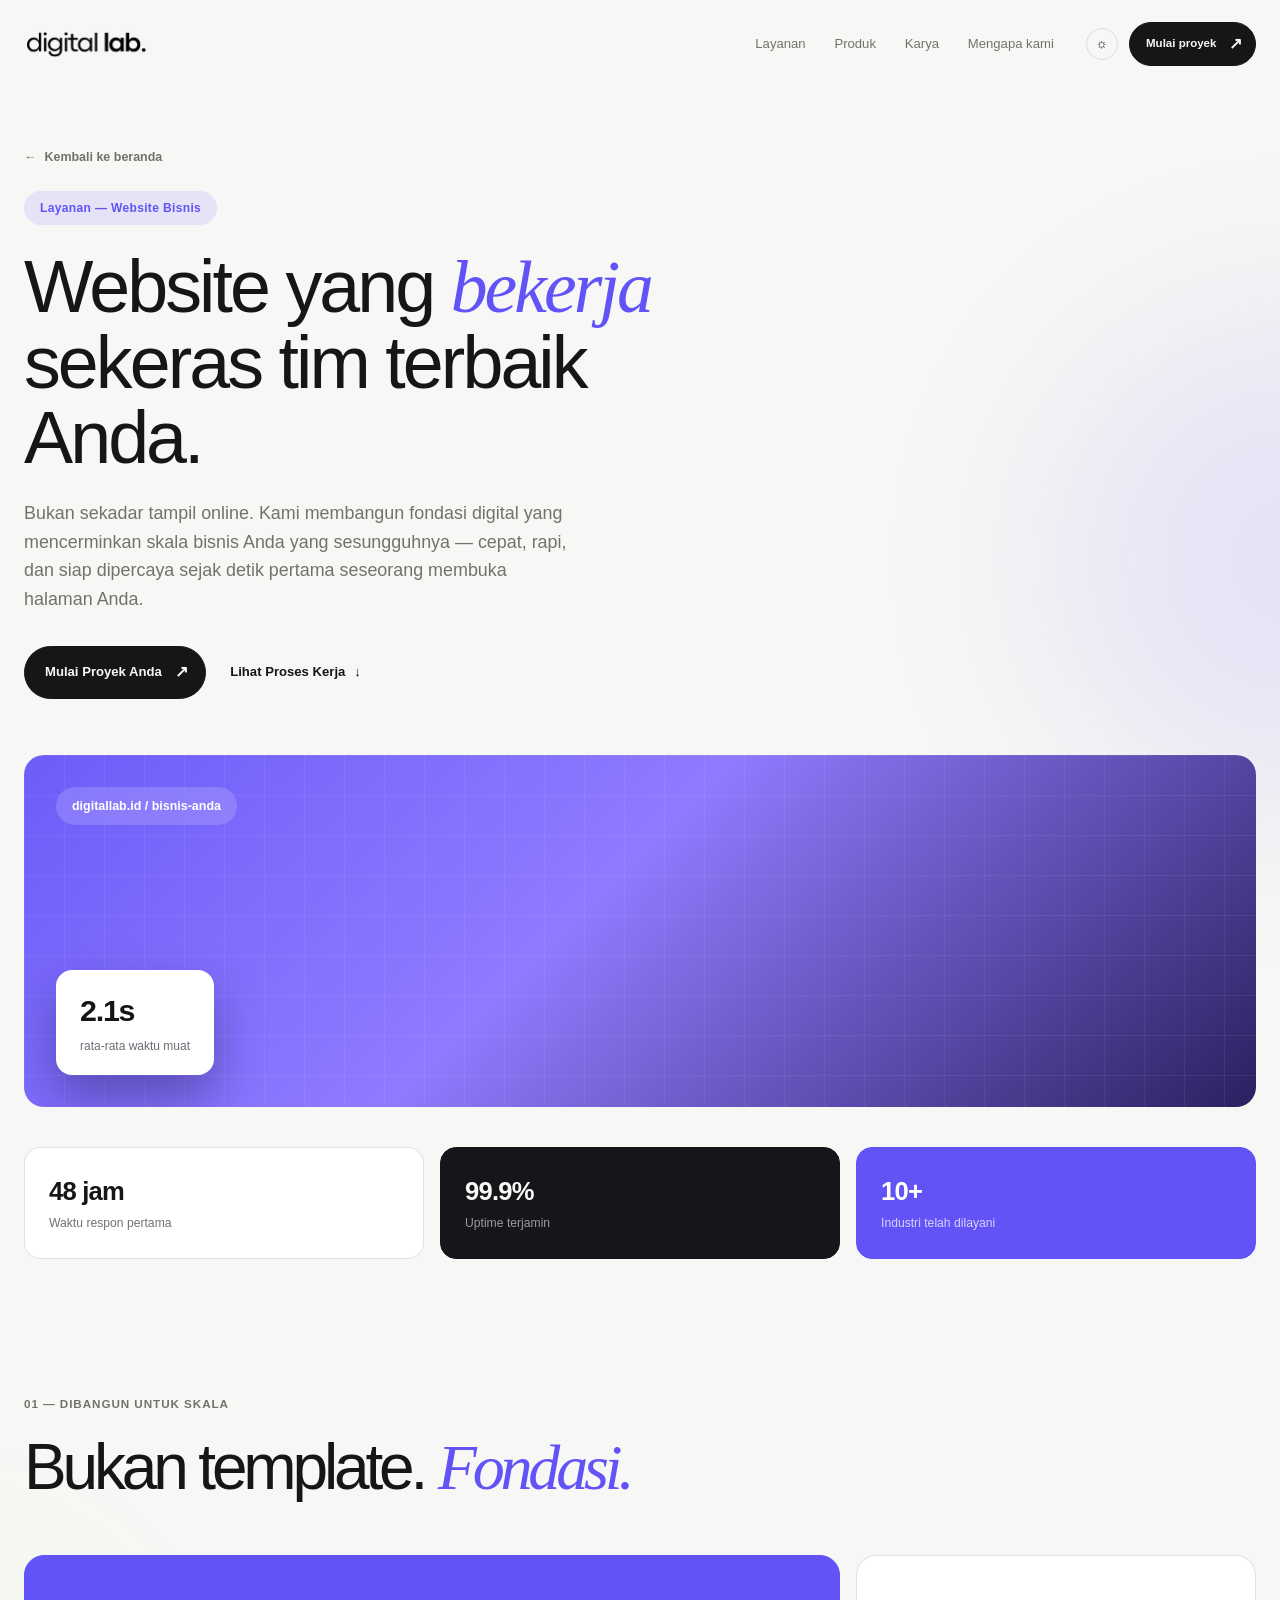
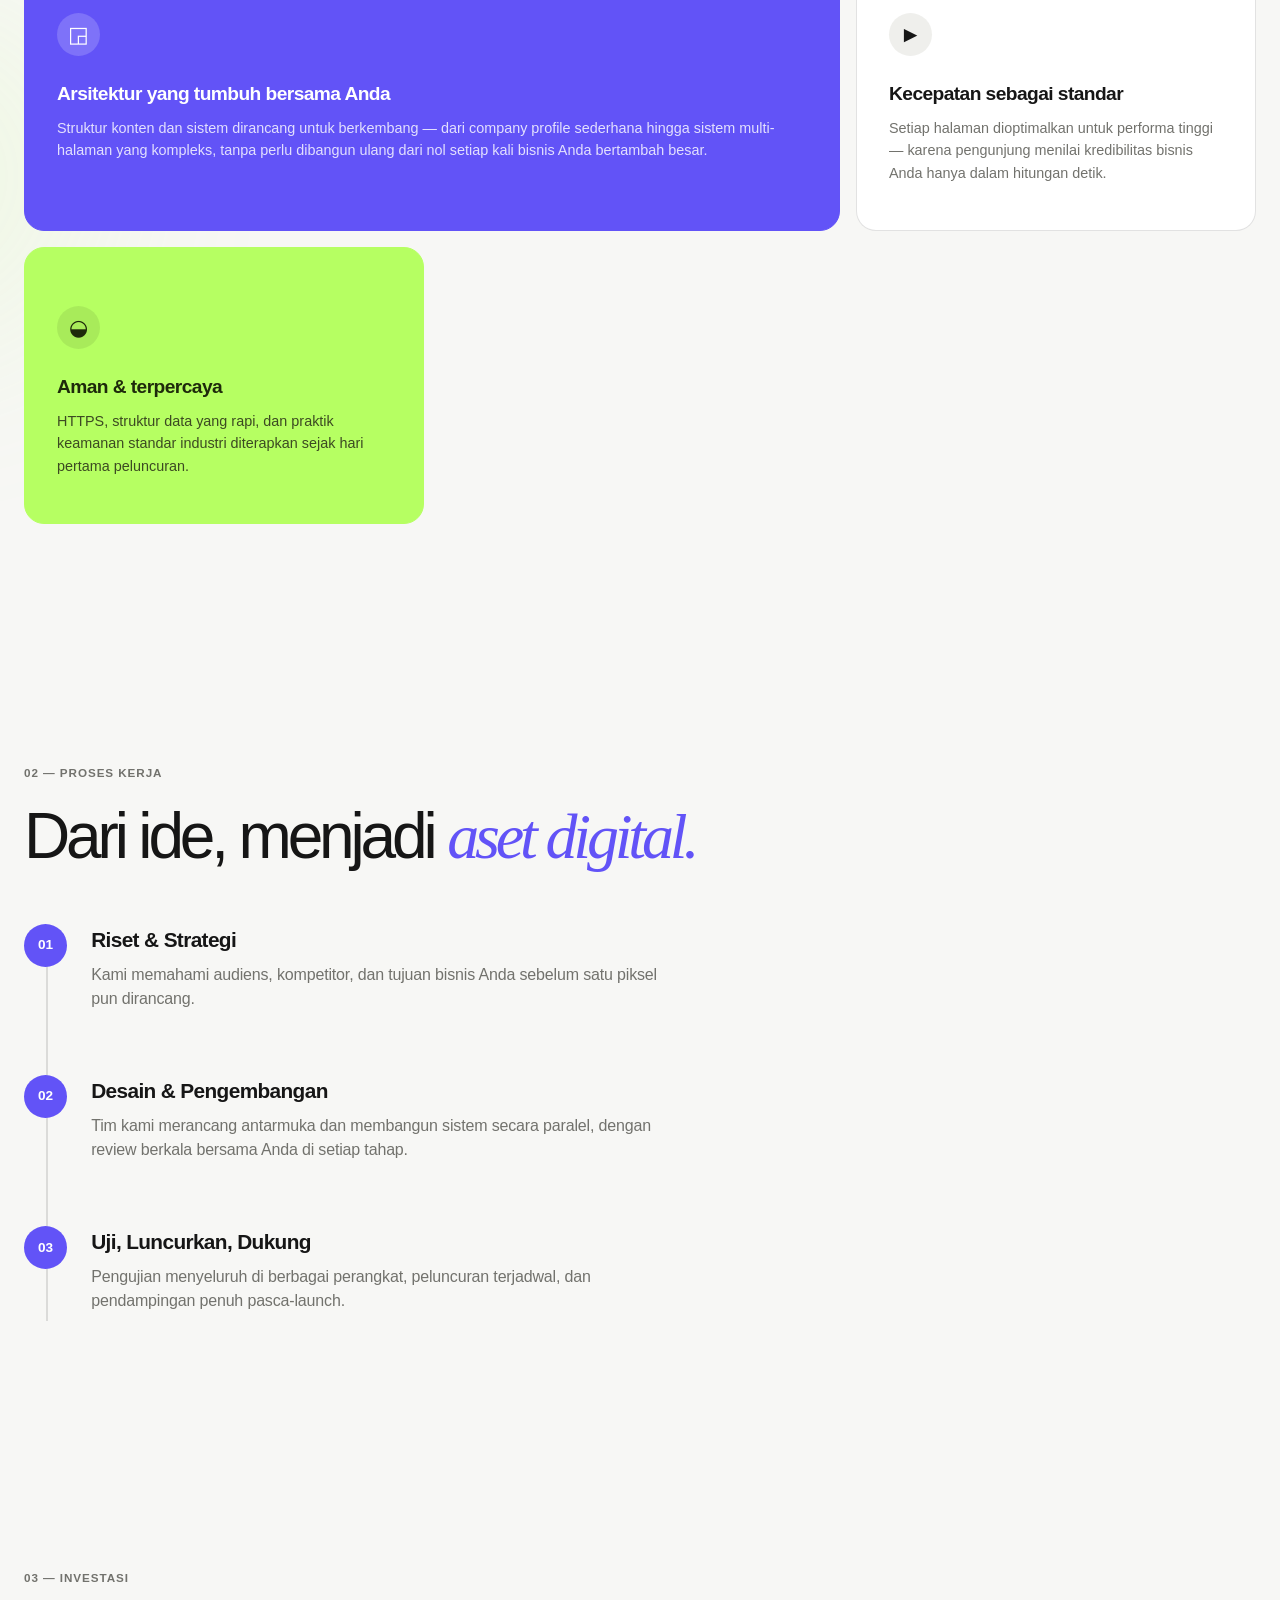
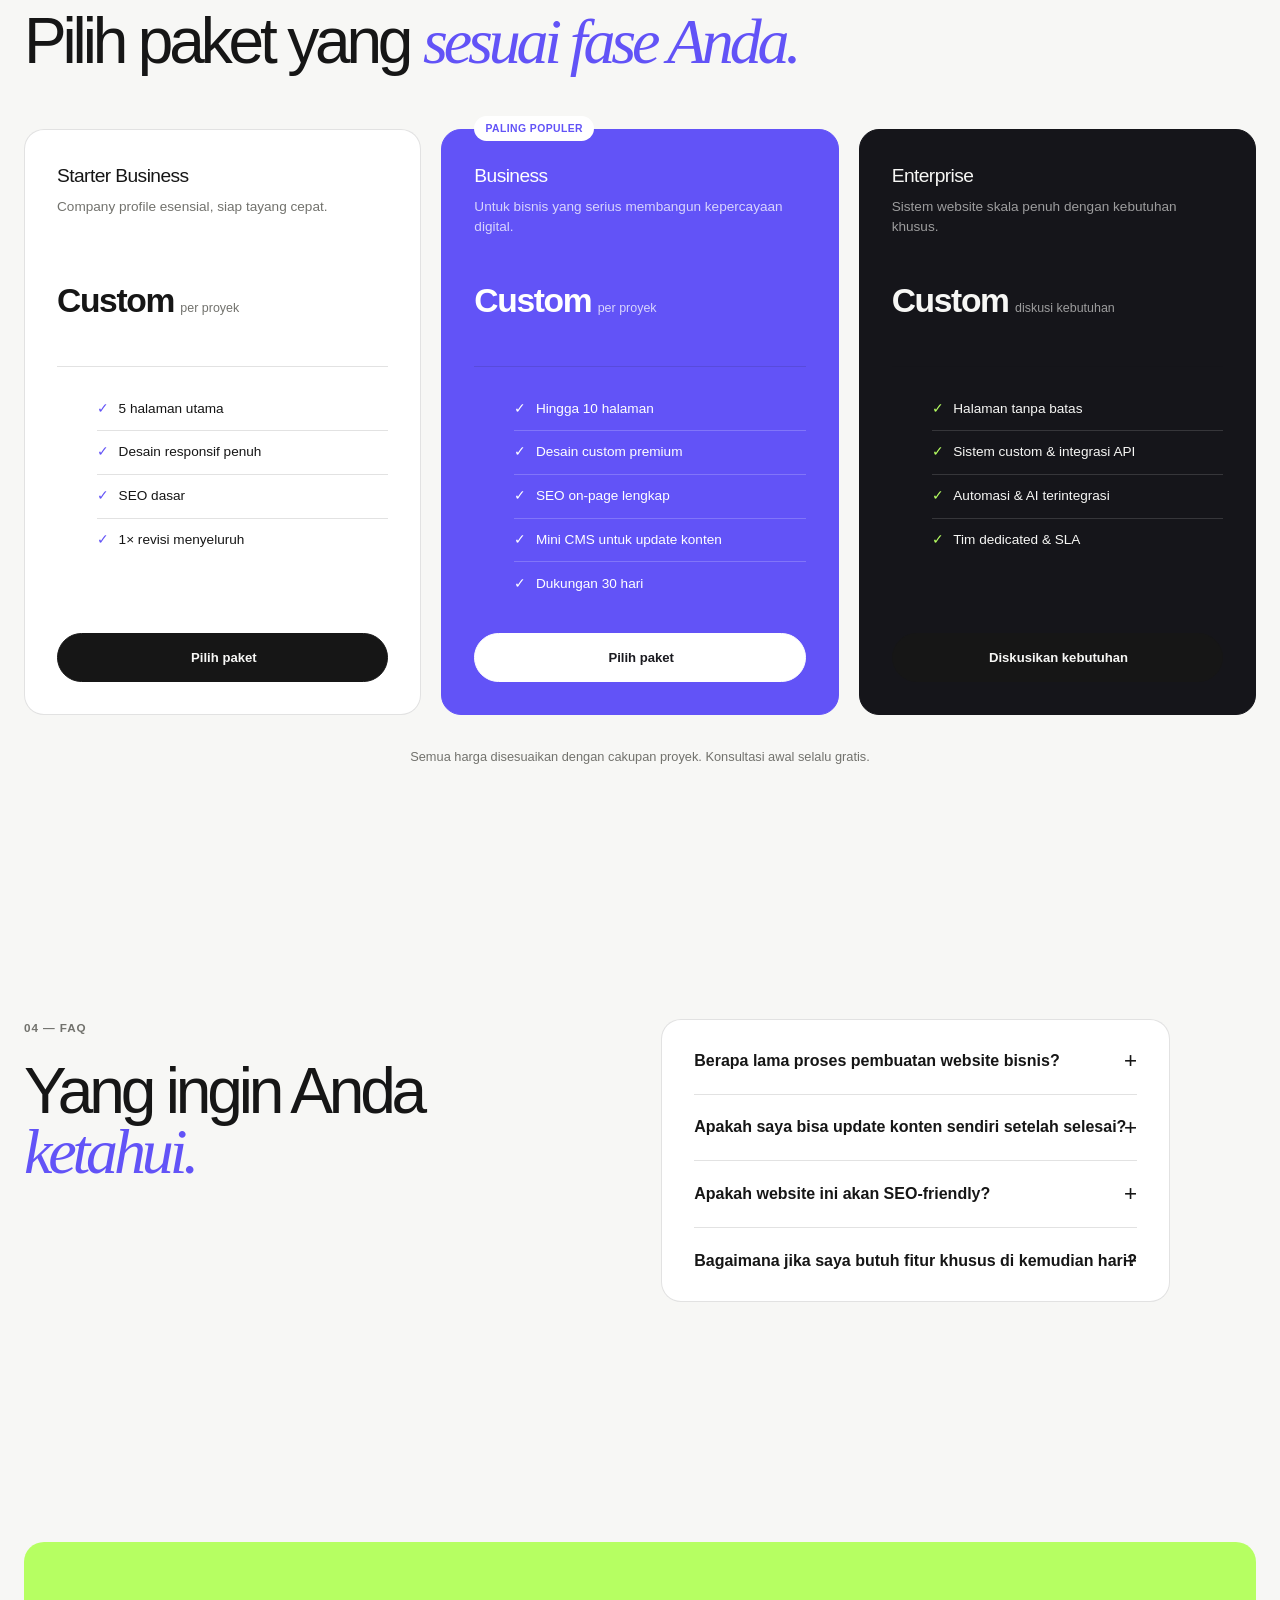
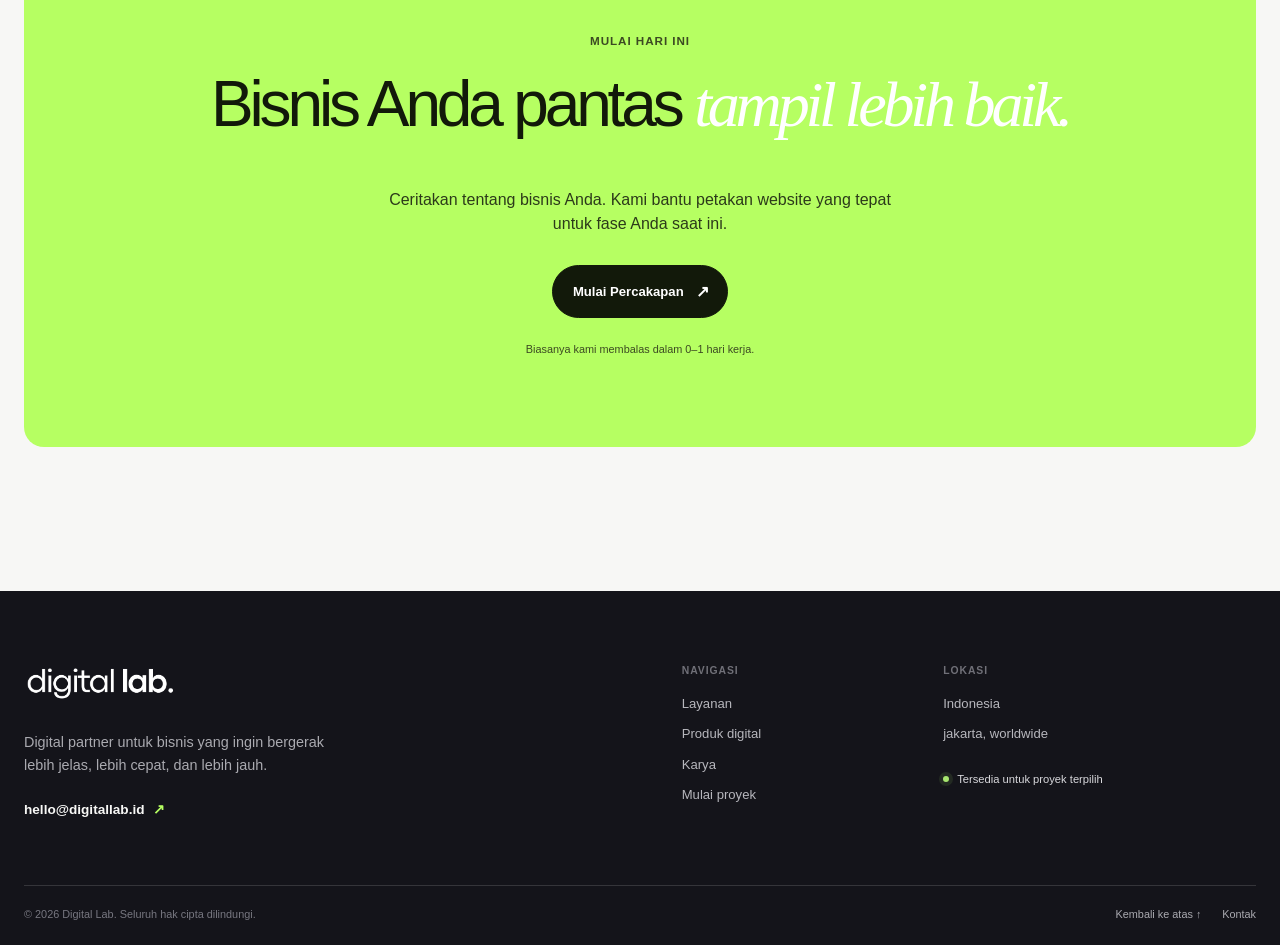
<file: business-website.html>
<!doctype html>
<html lang="id">
  <head>
    <meta charset="utf-8" />
    <meta name="viewport" content="width=device-width, initial-scale=1" />
    <meta name="theme-color" content="#f7f7f5" />
    <meta
      name="description"
      content="Website bisnis premium yang dirancang untuk membangun kepercayaan, tampil profesional, dan siap mendukung pertumbuhan jangka panjang. Dibangun oleh Digital Lab."
    />
    <meta name="robots" content="index, follow" />
    <link rel="canonical" href="https://digitallab.id/business-website.html" />
    <meta property="og:type" content="website" />
    <meta property="og:locale" content="id_ID" />
    <meta property="og:site_name" content="Digital Lab" />
    <meta property="og:title" content="Website Bisnis Premium — Digital Lab" />
    <meta
      property="og:description"
      content="Fondasi digital yang mencerminkan skala bisnis Anda — cepat, rapi, dan siap dipercaya sejak detik pertama."
    />
    <meta property="og:url" content="https://digitallab.id/business-website.html" />
    <meta name="twitter:card" content="summary_large_image" />
    <meta name="twitter:title" content="Website Bisnis Premium — Digital Lab" />
    <meta
      name="twitter:description"
      content="Fondasi digital yang mencerminkan skala bisnis Anda — cepat, rapi, dan siap dipercaya sejak detik pertama."
    />
    <title>Website Bisnis Premium — Digital Lab</title>
    <link rel="icon" href="assets/icons/favicon.svg" type="image/svg+xml" />
    <link rel="preload" href="css/variables.css?v=2" as="style" />
    <link rel="stylesheet" href="css/variables.css?v=2" />
    <link rel="stylesheet" href="css/base.css?v=2" />
    <link rel="stylesheet" href="css/layout.css?v=2" />
    <link rel="stylesheet" href="css/components.css?v=2" />
    <link rel="stylesheet" href="css/animations.css?v=4" />
    <link rel="stylesheet" href="css/responsive.css?v=3" />
    <link rel="stylesheet" href="css/enhancements.css?v=2" />
    <link rel="stylesheet" href="css/pages.css?v=1" />
    <script>
      document.documentElement.classList.add('js');
      document.documentElement.dataset.theme = localStorage.getItem('digital-lab-theme') || 'system';
    </script>
    <script type="application/ld+json">
      {"@context":"https://schema.org","@type":"Service","name":"Website Bisnis Premium","provider":{"@type":"ProfessionalService","name":"Digital Lab","url":"https://digitallab.id/"},"description":"Website bisnis yang dibangun untuk performa, kepercayaan, dan pertumbuhan jangka panjang.","areaServed":"Indonesia","serviceType":"Website Development"}
    </script>
  </head>
  <body>
    <a class="skip-link" href="#main-content">Langsung ke konten</a>
    <div class="page-glow glow-one" aria-hidden="true"></div>
    <div class="page-glow glow-two" aria-hidden="true"></div>

    <header class="site-header" data-header>
      <div class="header-inner container">
        <a class="brand" href="index.html#top" aria-label="Digital Lab beranda"
          ><img
            class="brand-logo"
            src="assets/images/digital-lab-logo.webp"
            width="1000"
            height="262"
            alt="Digital Lab"
        /></a>
        <nav class="desktop-nav" aria-label="Navigasi utama">
          <a href="index.html#layanan">Layanan</a><a href="index.html#produk">Produk</a
          ><a href="index.html#karya">Karya</a><a href="index.html#tentang">Mengapa kami</a>
        </nav>
        <div class="header-actions">
          <button class="theme-toggle" type="button" data-theme-toggle aria-label="Ubah tema warna">
            <span class="theme-icon sun">☼</span><span class="theme-icon moon">◐</span>
          </button>
          <a class="button button-small header-cta" href="#konsultasi"
            >Mulai proyek <span aria-hidden="true">↗</span></a
          >
          <button
            class="menu-toggle"
            type="button"
            data-menu-toggle
            aria-label="Buka menu"
            aria-expanded="false"
          >
            <span></span><span></span>
          </button>
        </div>
      </div>
    </header>

    <div class="mobile-menu" data-mobile-menu aria-hidden="true">
      <div class="mobile-menu-inner container">
        <nav aria-label="Navigasi seluler">
          <a href="index.html#layanan" data-menu-link><span>01</span>Layanan</a>
          <a href="index.html#produk" data-menu-link><span>02</span>Produk</a>
          <a href="index.html#karya" data-menu-link><span>03</span>Karya</a>
          <a href="index.html#tentang" data-menu-link><span>04</span>Mengapa kami</a>
          <a href="#konsultasi" data-menu-link><span>05</span>Hubungi kami</a>
        </nav>
        <p>Digital presence yang terasa tepat,<br />dan bekerja lebih keras.</p>
      </div>
    </div>

    <main id="main-content">
      <section class="section svc-hero container" id="top">
        <a class="back-link" href="index.html"><span aria-hidden="true">←</span> Kembali ke beranda</a>
        <div class="svc-hero-copy">
          <p class="svc-pill">Layanan — Website Bisnis</p>
          <h1 class="svc-hero-title">
            Website yang <em>bekerja</em> sekeras tim terbaik Anda.
          </h1>
          <p class="svc-hero-desc">
            Bukan sekadar tampil online. Kami membangun fondasi digital yang mencerminkan skala
            bisnis Anda yang sesungguhnya — cepat, rapi, dan siap dipercaya sejak detik pertama
            seseorang membuka halaman Anda.
          </p>
          <div class="hero-actions">
            <a class="button" href="#konsultasi">Mulai Proyek Anda <span aria-hidden="true">↗</span></a>
            <a class="text-link" href="#proses">Lihat Proses Kerja <span aria-hidden="true">↓</span></a>
          </div>
        </div>
        <div class="svc-hero-visual">
          <div class="svc-visual-panel">
            <div class="svc-visual-grid" aria-hidden="true"></div>
            <span class="svc-visual-tag">digitallab.id / bisnis-anda</span>
            <div class="svc-visual-chip"><strong>2.1s</strong><span>rata-rata waktu muat</span></div>
          </div>
        </div>
        <div class="svc-stat-row">
          <div class="svc-stat-card"><strong>48 jam</strong><span>Waktu respon pertama</span></div>
          <div class="svc-stat-card is-dark"><strong>99.9%</strong><span>Uptime terjamin</span></div>
          <div class="svc-stat-card is-accent"><strong>10+</strong><span>Industri telah dilayani</span></div>
        </div>
      </section>

      <section class="section container">
        <div class="section-heading split-reveal">
          <p class="eyebrow">01 — Dibangun untuk skala</p>
          <h2>Bukan template. <em>Fondasi.</em></h2>
        </div>
        <div class="svc-bento">
          <article class="svc-bento-item is-accent reveal">
            <div class="service-icon">◲</div>
            <h3>Arsitektur yang tumbuh bersama Anda</h3>
            <p>
              Struktur konten dan sistem dirancang untuk berkembang — dari company profile
              sederhana hingga sistem multi-halaman yang kompleks, tanpa perlu dibangun ulang
              dari nol setiap kali bisnis Anda bertambah besar.
            </p>
          </article>
          <article class="svc-bento-item reveal">
            <div class="service-icon">►</div>
            <h3>Kecepatan sebagai standar</h3>
            <p>
              Setiap halaman dioptimalkan untuk performa tinggi — karena pengunjung menilai
              kredibilitas bisnis Anda hanya dalam hitungan detik.
            </p>
          </article>
          <article class="svc-bento-item is-accent-2 reveal">
            <div class="service-icon">◒</div>
            <h3>Aman &amp; terpercaya</h3>
            <p>
              HTTPS, struktur data yang rapi, dan praktik keamanan standar industri diterapkan
              sejak hari pertama peluncuran.
            </p>
          </article>
        </div>
      </section>

      <section class="section container" id="proses">
        <div class="section-heading split-reveal">
          <p class="eyebrow">02 — Proses kerja</p>
          <h2>Dari ide, menjadi <em>aset digital.</em></h2>
        </div>
        <div class="svc-timeline">
          <div class="svc-timeline-step reveal">
            <div class="svc-timeline-marker">01</div>
            <div class="svc-timeline-body">
              <h3>Riset &amp; Strategi</h3>
              <p>
                Kami memahami audiens, kompetitor, dan tujuan bisnis Anda sebelum satu piksel
                pun dirancang.
              </p>
            </div>
          </div>
          <div class="svc-timeline-step reveal">
            <div class="svc-timeline-marker">02</div>
            <div class="svc-timeline-body">
              <h3>Desain &amp; Pengembangan</h3>
              <p>
                Tim kami merancang antarmuka dan membangun sistem secara paralel, dengan
                review berkala bersama Anda di setiap tahap.
              </p>
            </div>
          </div>
          <div class="svc-timeline-step reveal">
            <div class="svc-timeline-marker">03</div>
            <div class="svc-timeline-body">
              <h3>Uji, Luncurkan, Dukung</h3>
              <p>
                Pengujian menyeluruh di berbagai perangkat, peluncuran terjadwal, dan
                pendampingan penuh pasca-launch.
              </p>
            </div>
          </div>
        </div>
      </section>

      <section class="section container">
        <div class="section-heading split-reveal">
          <p class="eyebrow">03 — Investasi</p>
          <h2>Pilih paket yang <em>sesuai fase Anda.</em></h2>
        </div>
        <div class="pricing-grid">
          <article class="pricing-card reveal">
            <p class="pricing-name">Starter Business</p>
            <p class="pricing-desc">Company profile esensial, siap tayang cepat.</p>
            <div class="pricing-price"><strong>Custom</strong><small>per proyek</small></div>
            <ul class="pricing-features">
              <li><span>✓</span>5 halaman utama</li>
              <li><span>✓</span>Desain responsif penuh</li>
              <li><span>✓</span>SEO dasar</li>
              <li><span>✓</span>1× revisi menyeluruh</li>
            </ul>
            <a class="button" href="#konsultasi">Pilih paket</a>
          </article>
          <article class="pricing-card is-accent reveal">
            <span class="pricing-badge">Paling populer</span>
            <p class="pricing-name">Business</p>
            <p class="pricing-desc">Untuk bisnis yang serius membangun kepercayaan digital.</p>
            <div class="pricing-price"><strong>Custom</strong><small>per proyek</small></div>
            <ul class="pricing-features">
              <li><span>✓</span>Hingga 10 halaman</li>
              <li><span>✓</span>Desain custom premium</li>
              <li><span>✓</span>SEO on-page lengkap</li>
              <li><span>✓</span>Mini CMS untuk update konten</li>
              <li><span>✓</span>Dukungan 30 hari</li>
            </ul>
            <a class="button button-light" href="#konsultasi">Pilih paket</a>
          </article>
          <article class="pricing-card is-dark reveal">
            <p class="pricing-name">Enterprise</p>
            <p class="pricing-desc">Sistem website skala penuh dengan kebutuhan khusus.</p>
            <div class="pricing-price"><strong>Custom</strong><small>diskusi kebutuhan</small></div>
            <ul class="pricing-features">
              <li><span>✓</span>Halaman tanpa batas</li>
              <li><span>✓</span>Sistem custom &amp; integrasi API</li>
              <li><span>✓</span>Automasi &amp; AI terintegrasi</li>
              <li><span>✓</span>Tim dedicated &amp; SLA</li>
            </ul>
            <a class="button" href="#konsultasi">Diskusikan kebutuhan</a>
          </article>
        </div>
        <p class="pricing-note">Semua harga disesuaikan dengan cakupan proyek. Konsultasi awal selalu gratis.</p>
      </section>

      <section class="section faq container">
        <div class="section-heading split-reveal">
          <p class="eyebrow">04 — faq</p>
          <h2>Yang ingin Anda <em>ketahui.</em></h2>
        </div>
        <div class="svc-faq-wrap">
          <div class="svc-faq-card">
            <div class="faq-list">
              <details class="reveal">
                <summary>Berapa lama proses pembuatan website bisnis?<span>+</span></summary>
                <p>
                  Umumnya 3–6 minggu tergantung jumlah halaman dan kompleksitas sistem yang
                  dibutuhkan. Kami sampaikan timeline pasti setelah memahami cakupan proyek Anda.
                </p>
              </details>
              <details class="reveal">
                <summary>Apakah saya bisa update konten sendiri setelah selesai?<span>+</span></summary>
                <p>
                  Bisa. Paket Business ke atas menyertakan mini CMS yang intuitif, sehingga tim
                  Anda dapat mengubah konten tanpa bergantung pada developer.
                </p>
              </details>
              <details class="reveal">
                <summary>Apakah website ini akan SEO-friendly?<span>+</span></summary>
                <p>
                  Semua struktur dibangun dengan semantic HTML, heading yang tersusun rapi, dan
                  praktik SEO terbaik sejak tahap pengembangan.
                </p>
              </details>
              <details class="reveal">
                <summary>Bagaimana jika saya butuh fitur khusus di kemudian hari?<span>+</span></summary>
                <p>
                  Arsitektur kami dirancang modular, sehingga fitur atau halaman baru dapat
                  ditambahkan tanpa perlu membangun ulang keseluruhan sistem.
                </p>
              </details>
            </div>
          </div>
        </div>
      </section>

      <section class="section container" id="konsultasi">
        <div class="svc-cta-panel reveal">
          <p class="eyebrow">mulai hari ini</p>
          <h2>Bisnis Anda pantas <em>tampil lebih baik.</em></h2>
          <p>
            Ceritakan tentang bisnis Anda. Kami bantu petakan website yang tepat untuk fase
            Anda saat ini.
          </p>
          <a class="button" href="mailto:hello@digitallab.id?subject=Konsultasi%20Website%20Bisnis"
            >Mulai Percakapan <span>↗</span></a
          ><small>Biasanya kami membalas dalam 0–1 hari kerja.</small>
        </div>
      </section>
    </main>
    <footer class="site-footer">
      <div class="container footer-top">
        <div class="footer-intro">
          <a class="brand footer-brand" href="index.html#top" aria-label="Digital Lab beranda"
            ><img
              class="brand-logo"
              src="assets/images/digital-lab-logo.webp"
              width="1000"
              height="262"
              alt="Digital Lab"
          /></a>
          <p>
            Digital partner untuk bisnis yang ingin bergerak lebih jelas, lebih cepat, dan lebih
            jauh.
          </p>
          <a class="footer-email" href="mailto:hello@digitallab.id"
            >hello@digitallab.id <span>↗</span></a
          >
        </div>
        <div class="footer-column">
          <p class="footer-label">Navigasi</p>
          <a href="index.html#layanan">Layanan</a><a href="index.html#produk">Produk digital</a
          ><a href="index.html#karya">Karya</a><a href="#konsultasi">Mulai proyek</a>
        </div>
        <div class="footer-column">
          <p class="footer-label">Lokasi</p>
          <span>Indonesia</span><span>jakarta, worldwide</span>
          <p class="footer-availability"><i></i>Tersedia untuk proyek terpilih</p>
        </div>
      </div>
      <div class="container footer-bottom">
        <span>© 2026 Digital Lab. Seluruh hak cipta dilindungi.</span>
        <div>
          <a href="#top">Kembali ke atas ↑</a><a href="mailto:hello@digitallab.id">Kontak</a>
        </div>
      </div>
    </footer>
    <script src="js/performance.js?v=2" defer></script>
    <script src="js/navigation.js?v=3" defer></script>
    <script src="js/animations.js?v=2" defer></script>
    <script src="js/main.js?v=2" defer></script>
    <script src="js/enhancements.js?v=2" defer></script>
  </body>
</html>
</file>
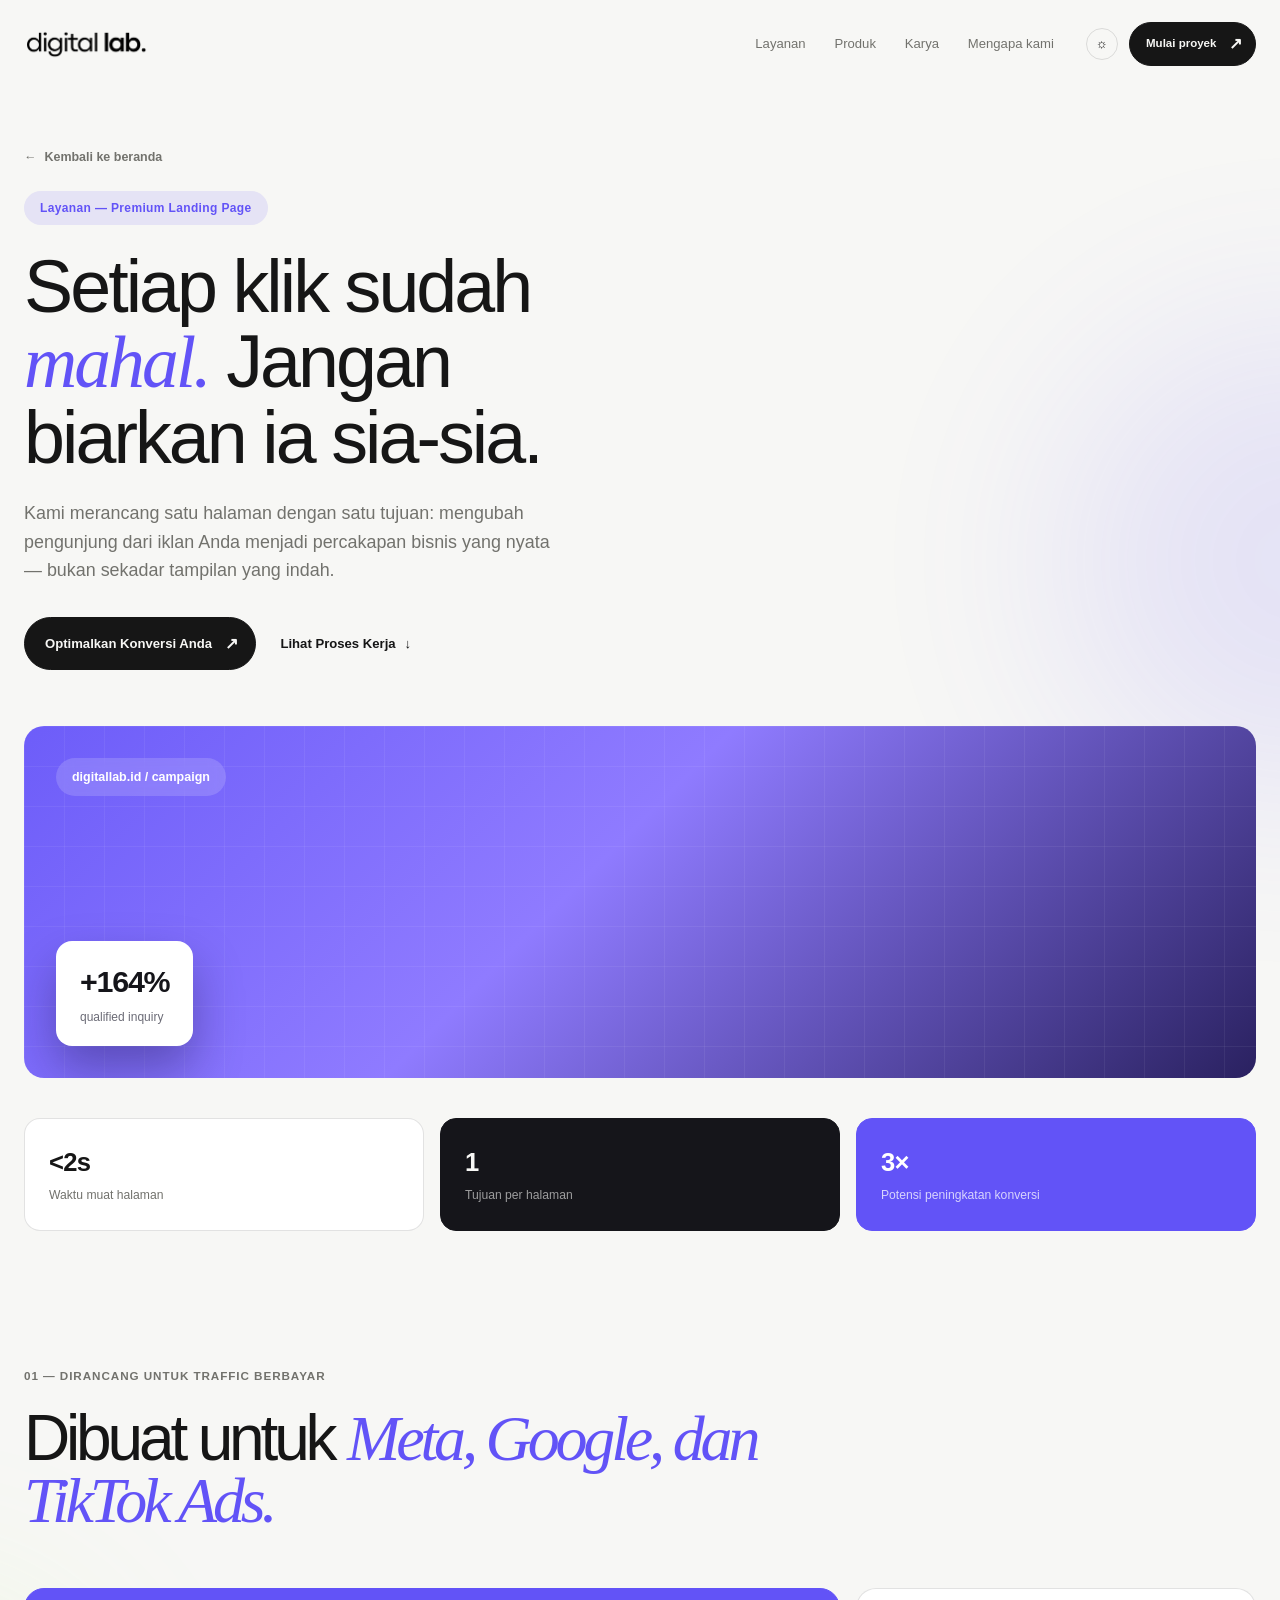
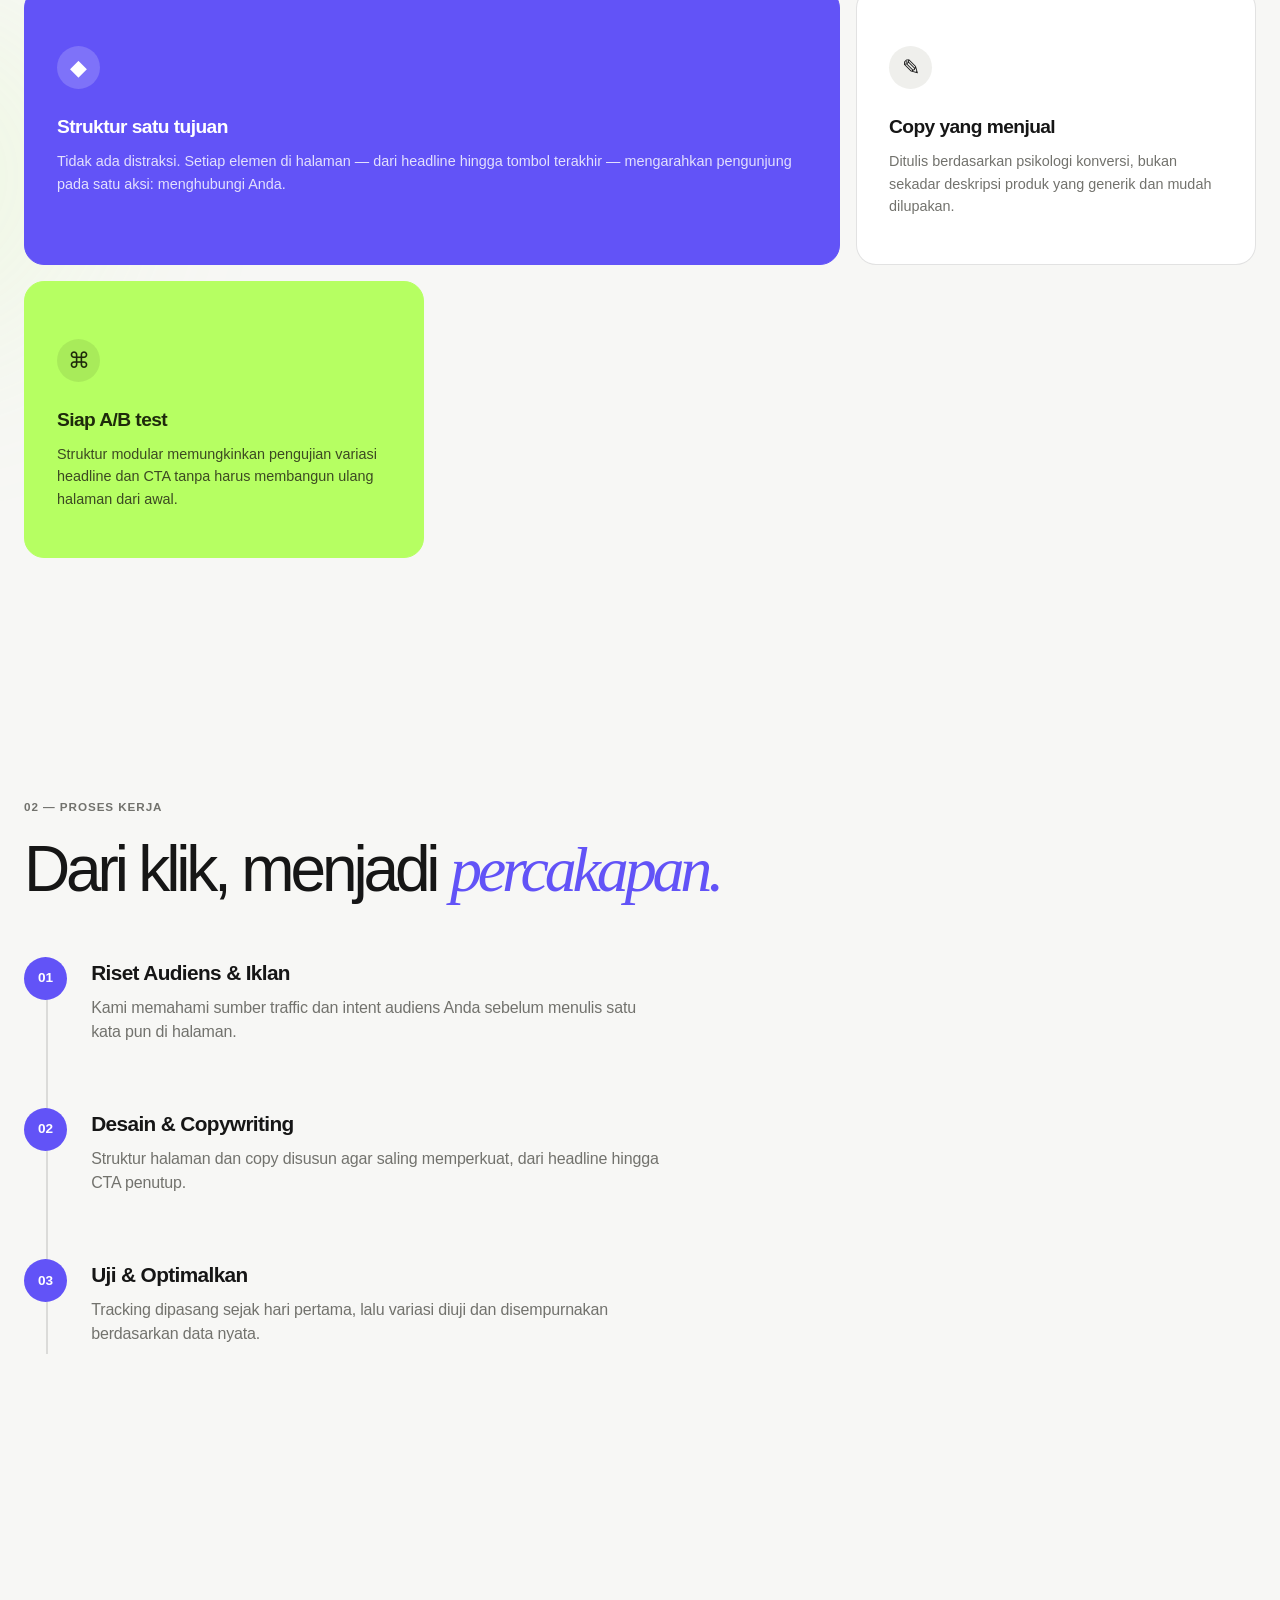
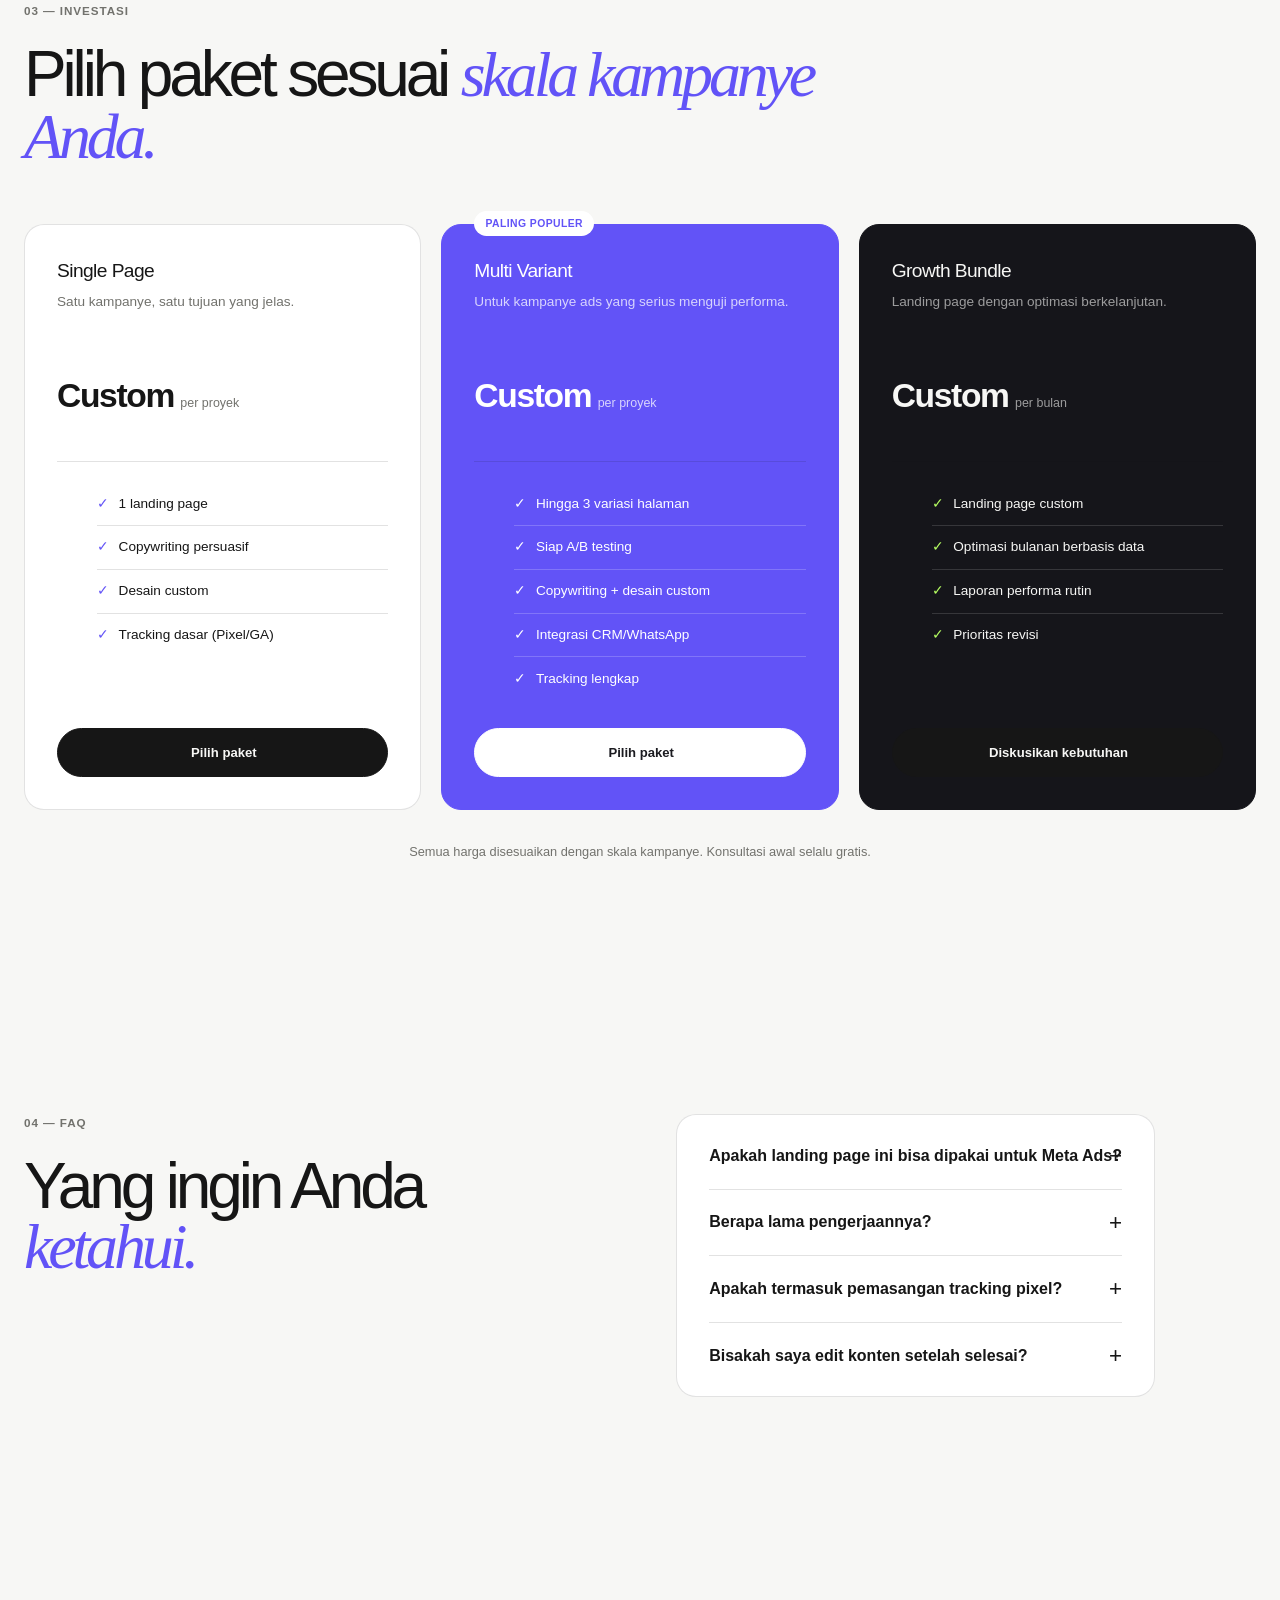
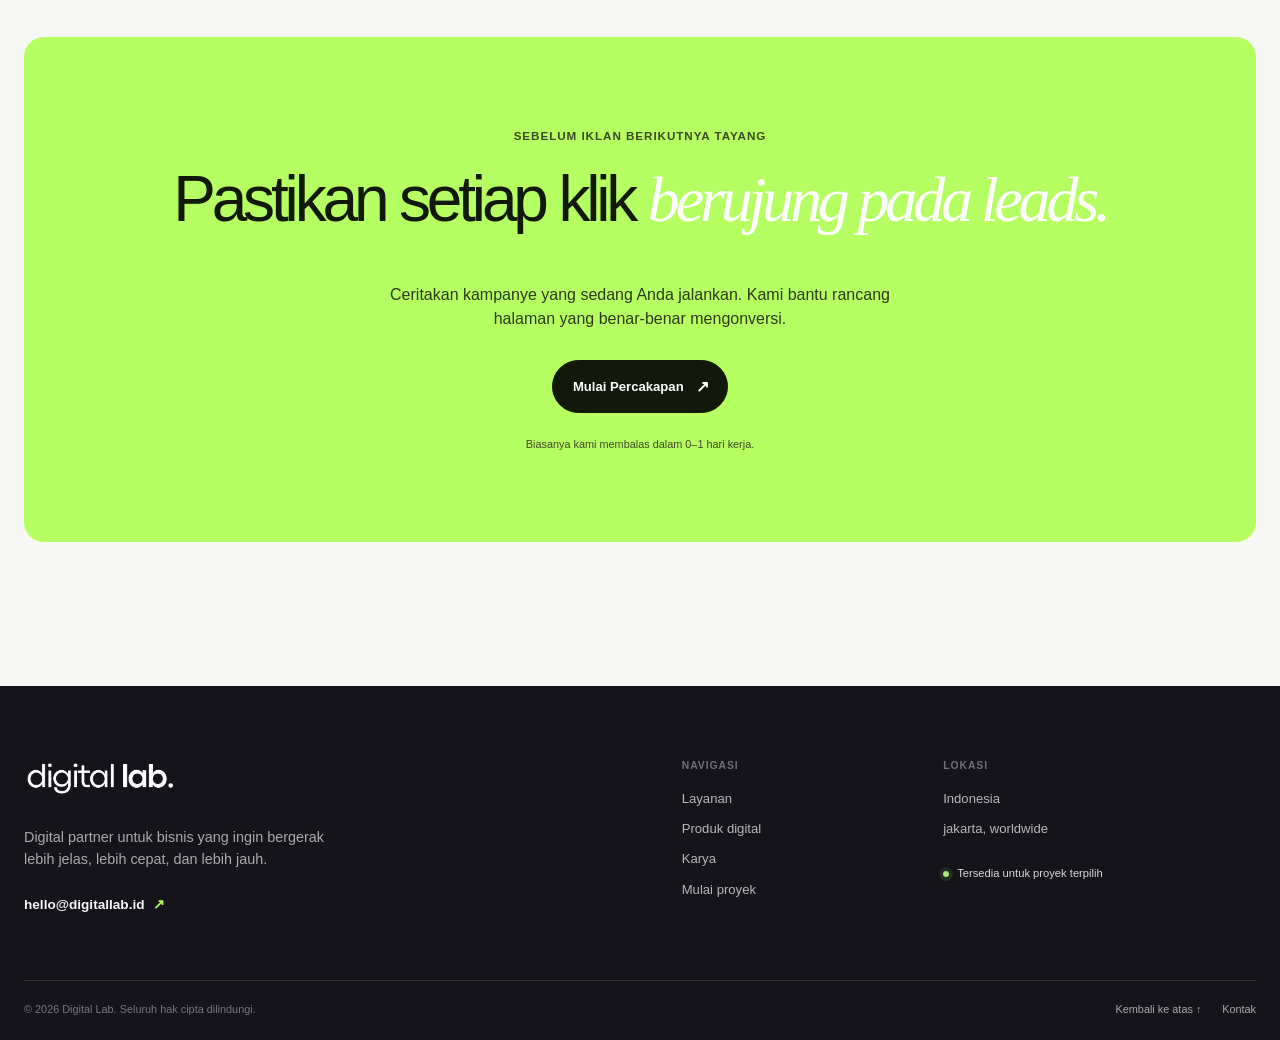
<file: premium-landing-page.html>
<!doctype html>
<html lang="id">
  <head>
    <meta charset="utf-8" />
    <meta name="viewport" content="width=device-width, initial-scale=1" />
    <meta name="theme-color" content="#f7f7f5" />
    <meta
      name="description"
      content="Landing page performa tinggi yang dirancang untuk mengubah traffic iklan menjadi leads berkualitas. Cepat, persuasif, dan berbasis data. Oleh Digital Lab."
    />
    <meta name="robots" content="index, follow" />
    <link rel="canonical" href="https://digitallab.id/premium-landing-page.html" />
    <meta property="og:type" content="website" />
    <meta property="og:locale" content="id_ID" />
    <meta property="og:site_name" content="Digital Lab" />
    <meta property="og:title" content="Premium Landing Page — Digital Lab" />
    <meta
      property="og:description"
      content="Satu halaman, satu tujuan: mengubah klik dari iklan menjadi percakapan bisnis."
    />
    <meta property="og:url" content="https://digitallab.id/premium-landing-page.html" />
    <meta name="twitter:card" content="summary_large_image" />
    <meta name="twitter:title" content="Premium Landing Page — Digital Lab" />
    <meta
      name="twitter:description"
      content="Satu halaman, satu tujuan: mengubah klik dari iklan menjadi percakapan bisnis."
    />
    <title>Premium Landing Page — Digital Lab</title>
    <link rel="icon" href="assets/icons/favicon.svg" type="image/svg+xml" />
    <link rel="preload" href="css/variables.css?v=2" as="style" />
    <link rel="stylesheet" href="css/variables.css?v=2" />
    <link rel="stylesheet" href="css/base.css?v=2" />
    <link rel="stylesheet" href="css/layout.css?v=2" />
    <link rel="stylesheet" href="css/components.css?v=2" />
    <link rel="stylesheet" href="css/animations.css?v=4" />
    <link rel="stylesheet" href="css/responsive.css?v=3" />
    <link rel="stylesheet" href="css/enhancements.css?v=2" />
    <link rel="stylesheet" href="css/pages.css?v=1" />
    <script>
      document.documentElement.classList.add('js');
      document.documentElement.dataset.theme = localStorage.getItem('digital-lab-theme') || 'system';
    </script>
    <script type="application/ld+json">
      {"@context":"https://schema.org","@type":"Service","name":"Premium Landing Page","provider":{"@type":"ProfessionalService","name":"Digital Lab","url":"https://digitallab.id/"},"description":"Landing page performa tinggi untuk mengubah traffic iklan menjadi leads berkualitas.","areaServed":"Indonesia","serviceType":"Landing Page Design"}
    </script>
  </head>
  <body>
    <a class="skip-link" href="#main-content">Langsung ke konten</a>
    <div class="page-glow glow-one" aria-hidden="true"></div>
    <div class="page-glow glow-two" aria-hidden="true"></div>

    <header class="site-header" data-header>
      <div class="header-inner container">
        <a class="brand" href="index.html#top" aria-label="Digital Lab beranda"
          ><img
            class="brand-logo"
            src="assets/images/digital-lab-logo.webp"
            width="1000"
            height="262"
            alt="Digital Lab"
        /></a>
        <nav class="desktop-nav" aria-label="Navigasi utama">
          <a href="index.html#layanan">Layanan</a><a href="index.html#produk">Produk</a
          ><a href="index.html#karya">Karya</a><a href="index.html#tentang">Mengapa kami</a>
        </nav>
        <div class="header-actions">
          <button class="theme-toggle" type="button" data-theme-toggle aria-label="Ubah tema warna">
            <span class="theme-icon sun">☼</span><span class="theme-icon moon">◐</span>
          </button>
          <a class="button button-small header-cta" href="#konsultasi"
            >Mulai proyek <span aria-hidden="true">↗</span></a
          >
          <button
            class="menu-toggle"
            type="button"
            data-menu-toggle
            aria-label="Buka menu"
            aria-expanded="false"
          >
            <span></span><span></span>
          </button>
        </div>
      </div>
    </header>

    <div class="mobile-menu" data-mobile-menu aria-hidden="true">
      <div class="mobile-menu-inner container">
        <nav aria-label="Navigasi seluler">
          <a href="index.html#layanan" data-menu-link><span>01</span>Layanan</a>
          <a href="index.html#produk" data-menu-link><span>02</span>Produk</a>
          <a href="index.html#karya" data-menu-link><span>03</span>Karya</a>
          <a href="index.html#tentang" data-menu-link><span>04</span>Mengapa kami</a>
          <a href="#konsultasi" data-menu-link><span>05</span>Hubungi kami</a>
        </nav>
        <p>Digital presence yang terasa tepat,<br />dan bekerja lebih keras.</p>
      </div>
    </div>

    <main id="main-content">
      <section class="section svc-hero container" id="top">
        <a class="back-link" href="index.html"><span aria-hidden="true">←</span> Kembali ke beranda</a>
        <div class="svc-hero-copy">
          <p class="svc-pill">Layanan — Premium Landing Page</p>
          <h1 class="svc-hero-title">
            Setiap klik sudah <em>mahal.</em> Jangan biarkan ia sia-sia.
          </h1>
          <p class="svc-hero-desc">
            Kami merancang satu halaman dengan satu tujuan: mengubah pengunjung dari iklan
            Anda menjadi percakapan bisnis yang nyata — bukan sekadar tampilan yang indah.
          </p>
          <div class="hero-actions">
            <a class="button" href="#konsultasi">Optimalkan Konversi Anda <span aria-hidden="true">↗</span></a>
            <a class="text-link" href="#proses">Lihat Proses Kerja <span aria-hidden="true">↓</span></a>
          </div>
        </div>
        <div class="svc-hero-visual">
          <div class="svc-visual-panel">
            <div class="svc-visual-grid" aria-hidden="true"></div>
            <span class="svc-visual-tag">digitallab.id / campaign</span>
            <div class="svc-visual-chip"><strong>+164%</strong><span>qualified inquiry</span></div>
          </div>
        </div>
        <div class="svc-stat-row">
          <div class="svc-stat-card"><strong>&lt;2s</strong><span>Waktu muat halaman</span></div>
          <div class="svc-stat-card is-dark"><strong>1</strong><span>Tujuan per halaman</span></div>
          <div class="svc-stat-card is-accent"><strong>3×</strong><span>Potensi peningkatan konversi</span></div>
        </div>
      </section>

      <section class="section container">
        <div class="section-heading split-reveal">
          <p class="eyebrow">01 — Dirancang untuk traffic berbayar</p>
          <h2>Dibuat untuk <em>Meta, Google, dan TikTok Ads.</em></h2>
        </div>
        <div class="svc-bento">
          <article class="svc-bento-item is-accent reveal">
            <div class="service-icon">◆</div>
            <h3>Struktur satu tujuan</h3>
            <p>
              Tidak ada distraksi. Setiap elemen di halaman — dari headline hingga tombol
              terakhir — mengarahkan pengunjung pada satu aksi: menghubungi Anda.
            </p>
          </article>
          <article class="svc-bento-item reveal">
            <div class="service-icon">✎</div>
            <h3>Copy yang menjual</h3>
            <p>
              Ditulis berdasarkan psikologi konversi, bukan sekadar deskripsi produk yang
              generik dan mudah dilupakan.
            </p>
          </article>
          <article class="svc-bento-item is-accent-2 reveal">
            <div class="service-icon">⌘</div>
            <h3>Siap A/B test</h3>
            <p>
              Struktur modular memungkinkan pengujian variasi headline dan CTA tanpa harus
              membangun ulang halaman dari awal.
            </p>
          </article>
        </div>
      </section>

      <section class="section container" id="proses">
        <div class="section-heading split-reveal">
          <p class="eyebrow">02 — Proses kerja</p>
          <h2>Dari klik, menjadi <em>percakapan.</em></h2>
        </div>
        <div class="svc-timeline">
          <div class="svc-timeline-step reveal">
            <div class="svc-timeline-marker">01</div>
            <div class="svc-timeline-body">
              <h3>Riset Audiens &amp; Iklan</h3>
              <p>
                Kami memahami sumber traffic dan intent audiens Anda sebelum menulis satu
                kata pun di halaman.
              </p>
            </div>
          </div>
          <div class="svc-timeline-step reveal">
            <div class="svc-timeline-marker">02</div>
            <div class="svc-timeline-body">
              <h3>Desain &amp; Copywriting</h3>
              <p>
                Struktur halaman dan copy disusun agar saling memperkuat, dari headline
                hingga CTA penutup.
              </p>
            </div>
          </div>
          <div class="svc-timeline-step reveal">
            <div class="svc-timeline-marker">03</div>
            <div class="svc-timeline-body">
              <h3>Uji &amp; Optimalkan</h3>
              <p>
                Tracking dipasang sejak hari pertama, lalu variasi diuji dan disempurnakan
                berdasarkan data nyata.
              </p>
            </div>
          </div>
        </div>
      </section>

      <section class="section container">
        <div class="section-heading split-reveal">
          <p class="eyebrow">03 — Investasi</p>
          <h2>Pilih paket sesuai <em>skala kampanye Anda.</em></h2>
        </div>
        <div class="pricing-grid">
          <article class="pricing-card reveal">
            <p class="pricing-name">Single Page</p>
            <p class="pricing-desc">Satu kampanye, satu tujuan yang jelas.</p>
            <div class="pricing-price"><strong>Custom</strong><small>per proyek</small></div>
            <ul class="pricing-features">
              <li><span>✓</span>1 landing page</li>
              <li><span>✓</span>Copywriting persuasif</li>
              <li><span>✓</span>Desain custom</li>
              <li><span>✓</span>Tracking dasar (Pixel/GA)</li>
            </ul>
            <a class="button" href="#konsultasi">Pilih paket</a>
          </article>
          <article class="pricing-card is-accent reveal">
            <span class="pricing-badge">Paling populer</span>
            <p class="pricing-name">Multi Variant</p>
            <p class="pricing-desc">Untuk kampanye ads yang serius menguji performa.</p>
            <div class="pricing-price"><strong>Custom</strong><small>per proyek</small></div>
            <ul class="pricing-features">
              <li><span>✓</span>Hingga 3 variasi halaman</li>
              <li><span>✓</span>Siap A/B testing</li>
              <li><span>✓</span>Copywriting + desain custom</li>
              <li><span>✓</span>Integrasi CRM/WhatsApp</li>
              <li><span>✓</span>Tracking lengkap</li>
            </ul>
            <a class="button button-light" href="#konsultasi">Pilih paket</a>
          </article>
          <article class="pricing-card is-dark reveal">
            <p class="pricing-name">Growth Bundle</p>
            <p class="pricing-desc">Landing page dengan optimasi berkelanjutan.</p>
            <div class="pricing-price"><strong>Custom</strong><small>per bulan</small></div>
            <ul class="pricing-features">
              <li><span>✓</span>Landing page custom</li>
              <li><span>✓</span>Optimasi bulanan berbasis data</li>
              <li><span>✓</span>Laporan performa rutin</li>
              <li><span>✓</span>Prioritas revisi</li>
            </ul>
            <a class="button" href="#konsultasi">Diskusikan kebutuhan</a>
          </article>
        </div>
        <p class="pricing-note">Semua harga disesuaikan dengan skala kampanye. Konsultasi awal selalu gratis.</p>
      </section>

      <section class="section faq container">
        <div class="section-heading split-reveal">
          <p class="eyebrow">04 — faq</p>
          <h2>Yang ingin Anda <em>ketahui.</em></h2>
        </div>
        <div class="svc-faq-wrap">
          <div class="svc-faq-card">
            <div class="faq-list">
              <details class="reveal">
                <summary>Apakah landing page ini bisa dipakai untuk Meta Ads?<span>+</span></summary>
                <p>
                  Ya. Halaman dirancang khusus mengikuti kebiasaan traffic dari iklan
                  berbayar Meta, Google, dan TikTok.
                </p>
              </details>
              <details class="reveal">
                <summary>Berapa lama pengerjaannya?<span>+</span></summary>
                <p>
                  Umumnya 2–4 minggu, tergantung kompleksitas copy dan jumlah variasi yang
                  dibutuhkan.
                </p>
              </details>
              <details class="reveal">
                <summary>Apakah termasuk pemasangan tracking pixel?<span>+</span></summary>
                <p>
                  Ya, kami pasang Meta Pixel dan Google Analytics sejak awal agar performa
                  iklan dapat langsung diukur.
                </p>
              </details>
              <details class="reveal">
                <summary>Bisakah saya edit konten setelah selesai?<span>+</span></summary>
                <p>
                  Bisa. Kami sediakan panel pengelolaan sederhana untuk konten yang sering
                  berubah, seperti harga atau promo.
                </p>
              </details>
            </div>
          </div>
        </div>
      </section>

      <section class="section container" id="konsultasi">
        <div class="svc-cta-panel reveal">
          <p class="eyebrow">sebelum iklan berikutnya tayang</p>
          <h2>Pastikan setiap klik <em>berujung pada leads.</em></h2>
          <p>
            Ceritakan kampanye yang sedang Anda jalankan. Kami bantu rancang halaman yang
            benar-benar mengonversi.
          </p>
          <a class="button" href="mailto:hello@digitallab.id?subject=Konsultasi%20Landing%20Page"
            >Mulai Percakapan <span>↗</span></a
          ><small>Biasanya kami membalas dalam 0–1 hari kerja.</small>
        </div>
      </section>
    </main>
    <footer class="site-footer">
      <div class="container footer-top">
        <div class="footer-intro">
          <a class="brand footer-brand" href="index.html#top" aria-label="Digital Lab beranda"
            ><img
              class="brand-logo"
              src="assets/images/digital-lab-logo.webp"
              width="1000"
              height="262"
              alt="Digital Lab"
          /></a>
          <p>
            Digital partner untuk bisnis yang ingin bergerak lebih jelas, lebih cepat, dan lebih
            jauh.
          </p>
          <a class="footer-email" href="mailto:hello@digitallab.id"
            >hello@digitallab.id <span>↗</span></a
          >
        </div>
        <div class="footer-column">
          <p class="footer-label">Navigasi</p>
          <a href="index.html#layanan">Layanan</a><a href="index.html#produk">Produk digital</a
          ><a href="index.html#karya">Karya</a><a href="#konsultasi">Mulai proyek</a>
        </div>
        <div class="footer-column">
          <p class="footer-label">Lokasi</p>
          <span>Indonesia</span><span>jakarta, worldwide</span>
          <p class="footer-availability"><i></i>Tersedia untuk proyek terpilih</p>
        </div>
      </div>
      <div class="container footer-bottom">
        <span>© 2026 Digital Lab. Seluruh hak cipta dilindungi.</span>
        <div>
          <a href="#top">Kembali ke atas ↑</a><a href="mailto:hello@digitallab.id">Kontak</a>
        </div>
      </div>
    </footer>
    <script src="js/performance.js?v=2" defer></script>
    <script src="js/navigation.js?v=3" defer></script>
    <script src="js/animations.js?v=2" defer></script>
    <script src="js/main.js?v=2" defer></script>
    <script src="js/enhancements.js?v=2" defer></script>
  </body>
</html>
</file>
<file: css/variables.css>
:root {
  --bg: #f7f7f5;
  --surface: #fff;
  --surface-muted: #efefec;
  --text: #161616;
  --muted: #72726d;
  --line: rgba(22, 22, 22, 0.12);
  --accent: #6253f7;
  --accent-2: #b6ff62;
  --dark: #15151a;
  --radius: 1.25rem;
  --container: min(1240px, calc(100% - 3rem));
  --ease: cubic-bezier(0.22, 1, 0.36, 1);
  --display: ui-serif, Georgia, Cambria, "Times New Roman", serif;
  --sans:
    Inter, ui-sans-serif, -apple-system, BlinkMacSystemFont, "Segoe UI",
    sans-serif;
  color-scheme: light;
}
@media (prefers-color-scheme: dark) {
  :root {
    --bg: #111113;
    --surface: #1a1a1e;
    --surface-muted: #222226;
    --text: #f4f4f0;
    --muted: #adada9;
    --line: rgba(255, 255, 255, 0.13);
    --accent: #9086ff;
    --dark: #f2f2ed;
    color-scheme: dark;
  }
}
:root[data-theme="light"] {
  --bg: #f7f7f5;
  --surface: #fff;
  --surface-muted: #efefec;
  --text: #161616;
  --muted: #72726d;
  --line: rgba(22, 22, 22, 0.12);
  --accent: #6253f7;
  --dark: #15151a;
  color-scheme: light;
}
:root[data-theme="dark"] {
  --bg: #111113;
  --surface: #1a1a1e;
  --surface-muted: #222226;
  --text: #f4f4f0;
  --muted: #adada9;
  --line: rgba(255, 255, 255, 0.13);
  --accent: #9086ff;
  --dark: #f2f2ed;
  color-scheme: dark;
}
</file>
<file: css/base.css>
* {
  box-sizing: border-box;
}
html {
  scroll-behavior: smooth;
  /* iOS Safari computes the document's scrollable width from <html>, not <body>.
     Without this, decorative elements that bleed past their container
     (page-glow, hero art, floating badges) let the whole page be
     swiped sideways even though body already has overflow-x: hidden. */
  overflow-x: hidden;
  width: 100%;
}
body {
  margin: 0;
  background: var(--bg);
  color: var(--text);
  font: 400 16px/1.5 var(--sans);
  overflow-x: hidden;
  width: 100%;
  max-width: 100%;
  position: relative;
  transition:
    background-color 0.45s var(--ease),
    color 0.45s var(--ease);
}
body.menu-open {
  overflow: hidden;
}
a {
  color: inherit;
  text-decoration: none;
}
button {
  color: inherit;
  font: inherit;
}
img {
  max-width: 100%;
}
::selection {
  background: var(--accent);
  color: #fff;
}
.container {
  width: var(--container);
  margin-inline: auto;
}
.section {
  padding: 7.5rem 0;
  position: relative;
}
.eyebrow {
  align-items: center;
  color: var(--muted);
  display: flex;
  font-size: 0.73rem;
  font-weight: 650;
  letter-spacing: 0.08em;
  margin: 0 0 1.5rem;
  text-transform: uppercase;
}
.status-dot {
  background: #6ebd57;
  border-radius: 50%;
  box-shadow: 0 0 0 4px rgba(110, 189, 87, 0.12);
  display: inline-block;
  height: 0.42rem;
  margin-right: 0.65rem;
  width: 0.42rem;
}
h1,
h2,
h3,
p {
  margin-top: 0;
}
h1,
h2 {
  letter-spacing: -0.065em;
  line-height: 0.95;
}
h1 {
  font-size: clamp(3.2rem, 7.2vw, 7rem);
  font-weight: 500;
}
h2 {
  font-size: clamp(2.65rem, 5vw, 5.25rem);
  font-weight: 500;
}
h1 em,
h2 em,
.mock-title em,
.project-c em {
  color: var(--accent);
  font-family: var(--display);
  font-weight: 400;
}
.skip-link {
  background: var(--text);
  color: var(--bg);
  left: 1rem;
  padding: 0.7rem 1rem;
  position: fixed;
  top: -4rem;
  z-index: 100;
}
.skip-link:focus {
  top: 1rem;
}
.page-glow {
  border-radius: 50%;
  filter: blur(100px);
  opacity: 0.12;
  pointer-events: none;
  position: absolute;
  z-index: -1;
}
.glow-one {
  background: var(--accent);
  height: 30rem;
  right: -16rem;
  top: 20rem;
  width: 30rem;
}
.glow-two {
  background: #b6ff62;
  height: 22rem;
  left: -16rem;
  top: 100rem;
  width: 22rem;
}
</file>
<file: css/layout.css>
.site-header {
  height: 5.5rem;
  left: 0;
  position: fixed;
  right: 0;
  top: 0;
  transition:
    transform 0.45s var(--ease),
    background 0.35s var(--ease),
    border 0.35s var(--ease);
  will-change: transform;
  z-index: 20;
}
.site-header.scrolled {
  background: color-mix(in srgb, var(--bg) 76%, transparent);
  backdrop-filter: blur(20px);
  -webkit-backdrop-filter: blur(20px);
  border-bottom: 1px solid var(--line);
}
.site-header.header-hidden {
  transform: translateY(-100%);
}
.header-inner {
  align-items: center;
  display: flex;
  height: 100%;
  justify-content: space-between;
  transition:
    background-color 0.45s var(--ease),
    border-color 0.45s var(--ease),
    box-shadow 0.45s var(--ease),
    height 0.45s var(--ease),
    margin-top 0.45s var(--ease),
    padding 0.45s var(--ease),
    backdrop-filter 0.45s var(--ease),
    -webkit-backdrop-filter 0.45s var(--ease);
  will-change: background-color, backdrop-filter;
}
.brand {
  align-items: center;
  display: inline-flex;
  font-size: 0.95rem;
  font-weight: 700;
  gap: 0.55rem;
  letter-spacing: -0.04em;
  white-space: nowrap;
}
.brand-mark {
  align-items: center;
  background: var(--text);
  border-radius: 50%;
  color: var(--bg);
  display: inline-flex;
  font-family: var(--display);
  font-size: 1.05rem;
  font-weight: 500;
  height: 1.7rem;
  justify-content: center;
  width: 1.7rem;
}
.desktop-nav {
  display: flex;
  gap: 1.8rem;
  margin-left: auto;
  margin-right: 2rem;
}
.desktop-nav a,
.footer-links a {
  color: var(--muted);
  font-size: 0.82rem;
  transition: color 0.2s;
}
.desktop-nav a:hover,
.footer-links a:hover {
  color: var(--text);
}
.header-actions {
  align-items: center;
  display: flex;
  gap: 0.7rem;
}
.theme-toggle,
.menu-toggle {
  background: transparent;
  border: 0;
  cursor: pointer;
  padding: 0.4rem;
}
.theme-toggle {
  border: 1px solid var(--line);
  border-radius: 50%;
  font-size: 0.82rem;
  height: 2rem;
  position: relative;
  width: 2rem;
}
.theme-icon {
  left: 50%;
  position: absolute;
  top: 50%;
  transform: translate(-50%, -50%);
  transition:
    opacity 0.25s,
    transform 0.25s;
}
.moon {
  opacity: 0;
  transform: translate(-50%, -50%) rotate(-35deg) scale(0.5);
}
:root[data-theme="dark"] .sun {
  opacity: 0;
  transform: translate(-50%, -50%) rotate(35deg) scale(0.5);
}
:root[data-theme="dark"] .moon {
  opacity: 1;
  transform: translate(-50%, -50%) rotate(0) scale(1);
}
.menu-toggle {
  display: none;
  height: 2.4rem;
  width: 2.4rem;
}
.menu-toggle span {
  background: currentColor;
  display: block;
  height: 1px;
  margin: 0.32rem auto;
  transition: transform 0.35s var(--ease);
  width: 1.1rem;
}
.menu-toggle.is-open span:first-child {
  transform: translateY(3px) rotate(45deg);
}
.menu-toggle.is-open span:last-child {
  transform: translateY(-3px) rotate(-45deg);
}
.mobile-menu {
  align-items: center;
  background: color-mix(in srgb, var(--bg) 82%, transparent);
  backdrop-filter: blur(25px);
  -webkit-backdrop-filter: blur(25px);
  display: flex;
  inset: 0;
  opacity: 0;
  pointer-events: none;
  position: fixed;
  transition: opacity 0.4s var(--ease);
  visibility: hidden;
  z-index: 15;
}
.mobile-menu.is-open {
  opacity: 1;
  pointer-events: auto;
  visibility: visible;
}
.mobile-menu nav {
  display: flex;
  flex-direction: column;
}
.mobile-menu nav a {
  align-items: baseline;
  display: flex;
  font-size: clamp(2.6rem, 10vw, 4.8rem);
  font-weight: 500;
  gap: 1rem;
  letter-spacing: -0.07em;
  opacity: 0;
  transform: translateY(1.5rem);
  transition:
    opacity 0.5s var(--ease),
    transform 0.5s var(--ease);
}
.mobile-menu.is-open nav a {
  opacity: 1;
  transform: none;
}
.mobile-menu.is-open nav a:nth-child(1) {
  transition-delay: 0.08s;
}
.mobile-menu.is-open nav a:nth-child(2) {
  transition-delay: 0.12s;
}
.mobile-menu.is-open nav a:nth-child(3) {
  transition-delay: 0.16s;
}
.mobile-menu.is-open nav a:nth-child(4) {
  transition-delay: 0.2s;
}
.mobile-menu.is-open nav a:nth-child(5) {
  transition-delay: 0.24s;
}
.mobile-menu nav span {
  color: var(--muted);
  font-size: 0.7rem;
  letter-spacing: 0;
}
.mobile-menu p {
  bottom: 2.5rem;
  color: var(--muted);
  font-size: 0.85rem;
  position: absolute;
}
.hero {
  min-height: 100vh;
  padding-bottom: 3.5rem;
  padding-top: 10.5rem;
}
.hero-copy {
  max-width: 56rem;
}
.hero-description {
  color: var(--muted);
  font-size: clamp(1rem, 1.5vw, 1.2rem);
  line-height: 1.55;
  margin: 2.2rem 0;
  max-width: 34rem;
}
.hero-actions {
  align-items: center;
  display: flex;
  flex-wrap: wrap;
  gap: 1.5rem;
}
.hero-art {
  height: clamp(19rem, 35vw, 30rem);
  margin: 5rem 0 3.5rem auto;
  max-width: 55rem;
  position: relative;
  width: 80%;
}
.hero-proof {
  align-items: flex-end;
  border-top: 1px solid var(--line);
  display: flex;
  justify-content: space-between;
  padding-top: 1.25rem;
}
.hero-proof p {
  color: var(--muted);
  font-size: 0.72rem;
  line-height: 1.5;
  margin: 0;
}
.hero-proof div {
  align-items: center;
  display: flex;
  gap: clamp(1rem, 4vw, 4rem);
}
.hero-proof span {
  font-size: clamp(0.85rem, 1.5vw, 1.25rem);
  font-weight: 700;
  letter-spacing: -0.1em;
  opacity: 0.62;
}
.hero-proof span:nth-child(2),
.hero-proof span:nth-child(3) {
  font-family: var(--display);
  font-weight: 400;
}
.services {
  background: var(--surface-muted);
}
.section-heading {
  max-width: 54rem;
}
.section-heading h2 {
  margin-bottom: 3.5rem;
}
.services-grid {
  display: grid;
  gap: 1rem;
  grid-template-columns: 1.25fr 1fr 1fr;
}
.service-card {
  background: var(--surface);
  border: 1px solid var(--line);
  border-radius: var(--radius);
  display: flex;
  flex-direction: column;
  min-height: 28rem;
  overflow: hidden;
  padding: 1.5rem;
  position: relative;
  transition:
    transform 0.5s var(--ease),
    box-shadow 0.5s var(--ease),
    border-color 0.3s;
}
.service-card:hover {
  border-color: color-mix(in srgb, var(--accent) 45%, var(--line));
  box-shadow: 0 18px 45px rgba(0, 0, 0, 0.07);
  transform: translateY(-0.4rem);
}
.card-index {
  color: var(--muted);
  font-size: 0.7rem;
}
.service-icon {
  align-items: center;
  background: var(--surface-muted);
  border-radius: 50%;
  display: flex;
  font-size: 1.4rem;
  height: 2.7rem;
  justify-content: center;
  margin: 1.6rem 0 auto;
  width: 2.7rem;
}
.service-card h3 {
  font-size: 1.25rem;
  letter-spacing: -0.04em;
  margin-bottom: 0.55rem;
}
.service-card p {
  color: var(--muted);
  font-size: 0.88rem;
  line-height: 1.55;
  max-width: 19rem;
}
.card-link {
  font-size: 0.8rem;
  font-weight: 650;
  margin-top: 0.4rem;
}
.card-link span {
  display: inline-block;
  margin-left: 0.3rem;
  transition: transform 0.3s var(--ease);
}
.service-card:hover .card-link span {
  transform: translateX(0.3rem);
}
.service-featured {
  background: #e3e1ff;
  color: #171622;
}
.service-featured p,
.service-featured .card-index {
  color: #5b5967;
}
.service-featured .service-icon {
  background: rgba(255, 255, 255, 0.6);
}
.service-visual {
  bottom: -1rem;
  height: 10rem;
  position: absolute;
  right: -0.5rem;
  transform: rotate(-9deg);
  width: 13rem;
}
.visual-landing {
  background: #252436;
  border: 6px solid #fff;
  border-radius: 0.7rem;
  box-shadow: 0 1rem 2rem rgba(45, 41, 100, 0.2);
  padding: 1rem;
}
.visual-landing i,
.visual-landing b,
.visual-landing em {
  background: #eeeefe;
  display: block;
  height: 0.5rem;
  margin-bottom: 0.45rem;
  width: 70%;
}
.visual-landing b {
  background: #998efa;
  width: 43%;
  height: 2.7rem;
  margin-top: 1rem;
}
.visual-landing em {
  background: #eeeefe;
  width: 91%;
}
.product-layout {
  align-items: start;
  display: grid;
  gap: 4rem;
  grid-template-columns: 1fr 1.1fr;
}
.product-copy {
  position: sticky;
  top: 8rem;
}
.product-copy > p:not(.eyebrow) {
  color: var(--muted);
  max-width: 25rem;
}
.product-list {
  border-top: 1px solid var(--line);
}
.product-item {
  align-items: center;
  border-bottom: 1px solid var(--line);
  display: grid;
  gap: 1rem;
  grid-template-columns: 3.2rem 1fr 1rem;
  padding: 1.5rem 0;
  transition: padding 0.35s var(--ease);
}
.product-item:hover {
  padding-left: 0.55rem;
}
.product-number {
  align-items: center;
  background: var(--surface-muted);
  border-radius: 50%;
  display: flex;
  font-size: 0.67rem;
  height: 2rem;
  justify-content: center;
  width: 2rem;
}
.product-item h3 {
  font-size: 1.15rem;
  letter-spacing: -0.04em;
  margin: 0 0 0.2rem;
}
.product-item p {
  color: var(--muted);
  font-size: 0.83rem;
  margin: 0;
}
.product-item > span {
  font-size: 1.2rem;
}
.landing-service {
  padding-top: 2rem;
}
.landing-panel {
  background: #171721;
  border-radius: 1.75rem;
  color: #f7f7f5;
  min-height: 34rem;
  overflow: hidden;
  padding: clamp(2rem, 5vw, 5rem);
  position: relative;
}
.landing-panel .eyebrow {
  color: #a3a2af;
}
.landing-panel h2 {
  max-width: 50rem;
}
.landing-panel h2 em {
  color: #b9ff6d;
}
.landing-copy > p:not(.eyebrow) {
  color: #b3b3be;
  max-width: 32rem;
}
.conversion-path {
  align-items: center;
  bottom: 3.5rem;
  color: #d9d9df;
  display: flex;
  font-size: 0.75rem;
  gap: 0.8rem;
  position: absolute;
  right: 4rem;
}
.conversion-path div {
  align-items: center;
  display: flex;
  gap: 0.5rem;
}
.conversion-path span {
  color: #b9ff6d;
  font-size: 0.65rem;
}
.conversion-path i {
  background: #666574;
  height: 1px;
  width: 3rem;
}
.portfolio {
  overflow: hidden;
}
.portfolio-heading {
  margin-bottom: 0;
}
.portfolio-scroll {
  display: grid;
  gap: 1rem;
  grid-template-columns: 1.05fr 1fr 1fr;
  margin-top: 0;
}
.project-card {
  min-width: 0;
}
.project-image {
  border-radius: var(--radius);
  height: 31rem;
  overflow: hidden;
  position: relative;
  transition: transform 0.5s var(--ease);
}
.project-card:hover .project-image {
  transform: translateY(-0.35rem);
}
.project-a .project-image {
  background: #f1ebe3;
  color: #1c1b1a;
  padding: 1.5rem;
}
.mock-nav {
  border-top: 1px solid #aaa298;
  width: 100%;
}
.mock-title {
  font-size: clamp(2rem, 4vw, 4rem);
  letter-spacing: -0.09em;
  line-height: 0.85;
  margin-top: 2rem;
}
.mock-oval {
  background: #bf9780;
  border-radius: 50%;
  bottom: -9rem;
  height: 22rem;
  position: absolute;
  right: -5rem;
  width: 16rem;
}
.project-b .project-image {
  background: #c9d4bd;
  color: #183530;
  padding: 1.6rem;
}
.alba-word {
  font-family: var(--display);
  font-size: clamp(3rem, 6vw, 5rem);
  line-height: 1;
}
.alba-word span {
  font-size: 0.5em;
}
.alba-product {
  background: #f2ede4;
  border-radius: 6rem 6rem 1.4rem 1.4rem;
  bottom: -1rem;
  height: 19rem;
  left: 50%;
  position: absolute;
  transform: translateX(-50%) rotate(12deg);
  width: 9rem;
}
.project-b p {
  bottom: 1.3rem;
  font-size: 0.8rem;
  position: absolute;
}
.project-c .project-image {
  background: #22212a;
  color: #f4f0e8;
  padding: 1.5rem;
}
.project-c .project-image > p {
  font-size: clamp(2rem, 3.5vw, 3.5rem);
  letter-spacing: -0.08em;
  line-height: 0.9;
}
.form-mock {
  bottom: 1.4rem;
  left: 1.5rem;
  position: absolute;
  right: 1.5rem;
}
.form-mock i {
  background: #494854;
  display: block;
  height: 2.5rem;
  margin-bottom: 0.45rem;
}
.form-mock b {
  background: #d0ff74;
  color: #1e2a0b;
  display: block;
  font-size: 0.7rem;
  font-weight: 650;
  padding: 0.8rem;
  text-align: center;
}
.project-meta {
  align-items: center;
  display: flex;
  justify-content: space-between;
  padding: 1rem 0.15rem;
}
.project-meta h3 {
  font-size: 0.9rem;
  letter-spacing: -0.03em;
  margin: 0 0 0.1rem;
}
.project-meta p {
  color: var(--muted);
  font-size: 0.7rem;
  margin: 0;
}
.project-meta > span {
  font-size: 1.2rem;
}
.reasons {
  background: var(--surface-muted);
}
.reasons-layout {
  display: grid;
  gap: 5rem;
  grid-template-columns: 0.8fr 1.2fr;
}
.reasons-title {
  position: sticky;
  top: 8rem;
  height: max-content;
}
.reasons-list {
  border-top: 1px solid var(--line);
}
.reason {
  border-bottom: 1px solid var(--line);
  display: grid;
  gap: 1rem;
  grid-template-columns: 3.5rem 1fr;
  padding: 2.4rem 0;
}
.reason > span {
  color: var(--muted);
  font-size: 0.7rem;
}
.reason h3 {
  font-size: 1.25rem;
  letter-spacing: -0.04em;
  margin-bottom: 0.5rem;
}
.reason p {
  color: var(--muted);
  font-size: 0.9rem;
  max-width: 31rem;
}
.testimonial-card {
  background: var(--surface);
  border: 1px solid var(--line);
  border-radius: var(--radius);
  margin: 0;
  padding: clamp(2rem, 5vw, 5rem);
  position: relative;
}
.quote-mark {
  color: var(--accent);
  font-family: var(--display);
  font-size: 5rem;
  height: 3.3rem;
  line-height: 1;
}
.testimonial blockquote {
  font-size: clamp(1.7rem, 3vw, 3.2rem);
  letter-spacing: -0.06em;
  line-height: 1.08;
  margin: 2rem 0 2.5rem;
  max-width: 62rem;
}
.testimonial figcaption {
  align-items: center;
  display: flex;
  gap: 0.7rem;
}
.avatar {
  align-items: center;
  background: #d8cec4;
  border-radius: 50%;
  color: #5d3c34;
  display: flex;
  font-size: 0.65rem;
  font-weight: 700;
  height: 2.4rem;
  justify-content: center;
  width: 2.4rem;
}
.testimonial figcaption strong,
.testimonial figcaption span {
  display: block;
  font-size: 0.75rem;
}
.testimonial figcaption span {
  color: var(--muted);
}
.testimonial-control {
  bottom: 2rem;
  display: flex;
  gap: 0.5rem;
  position: absolute;
  right: 2rem;
}
.testimonial-control button {
  background: var(--surface-muted);
  border: 0;
  border-radius: 50%;
  cursor: pointer;
  height: 2.2rem;
  width: 2.2rem;
}
.faq {
  display: grid;
  gap: 3rem;
  grid-template-columns: 0.85fr 1.15fr;
}
.faq-list {
  border-top: 1px solid var(--line);
}
.faq details {
  border-bottom: 1px solid var(--line);
  padding: 1.3rem 0;
}
.faq summary {
  cursor: pointer;
  font-size: 1rem;
  font-weight: 600;
  list-style: none;
  position: relative;
}
.faq summary::-webkit-details-marker {
  display: none;
}
.faq summary span {
  font-size: 1.4rem;
  font-weight: 400;
  position: absolute;
  right: 0;
  top: -0.3rem;
  transition: transform 0.25s;
}
.faq details[open] summary span {
  transform: rotate(45deg);
}
.faq details p {
  color: var(--muted);
  font-size: 0.88rem;
  line-height: 1.6;
  margin: 1rem 2rem 0 0;
}
.cta-section {
  padding-top: 0;
}
.cta-panel {
  background: var(--accent);
  border-radius: var(--radius);
  color: #fff;
  overflow: hidden;
  padding: clamp(3rem, 7vw, 7rem);
  text-align: center;
}
.cta-panel .eyebrow {
  color: #dfdcff;
  justify-content: center;
}
.cta-panel h2 {
  font-size: clamp(2.5rem, 5.5vw, 5.7rem);
}
.cta-panel h2 em {
  color: #dbff9d;
}
.cta-panel > p:not(.eyebrow) {
  color: #e6e4ff;
  margin: 1.8rem auto;
  max-width: 33rem;
}
.cta-panel small {
  color: #dedcff;
  display: block;
  font-size: 0.68rem;
  margin-top: 1.4rem;
}
.site-footer {
  padding: 1rem 0 2rem;
}
.footer-top,
.footer-bottom {
  align-items: center;
  display: flex;
  justify-content: space-between;
}
.footer-top {
  border-bottom: 1px solid var(--line);
  padding-bottom: 3rem;
}
.footer-top > p {
  color: var(--muted);
  font-family: var(--display);
  font-size: 1.2rem;
  margin: 0;
}
.footer-links {
  display: flex;
  gap: 1rem;
}
.footer-bottom {
  color: var(--muted);
  font-size: 0.7rem;
  padding-top: 1.2rem;
}
.footer-bottom a:hover {
  color: var(--text);
}
</file>
<file: css/components.css>
.button {
  align-items: center;
  background: var(--text);
  border: 1px solid var(--text);
  border-radius: 99px;
  color: var(--bg);
  display: inline-flex;
  font-size: 0.82rem;
  font-weight: 650;
  gap: 0.8rem;
  justify-content: center;
  padding: 0.85rem 1.1rem 0.85rem 1.25rem;
  transition:
    background 0.3s var(--ease),
    color 0.3s var(--ease),
    transform 0.3s var(--ease),
    box-shadow 0.3s var(--ease);
}
.button:hover {
  box-shadow: 0 0.55rem 1.25rem color-mix(in srgb, var(--text) 18%, transparent);
  transform: translateY(-2px);
}
.button span {
  font-size: 1rem;
  transition: transform 0.3s var(--ease);
}
.button:hover span {
  transform: translate(0.18rem, -0.18rem);
}
.button-small {
  font-size: 0.72rem;
  padding: 0.55rem 0.8rem 0.55rem 1rem;
}
.button-light {
  background: #fff;
  border-color: #fff;
  color: #1b1b20;
}
.button-light:hover {
  background: #f0f0eb;
}
.text-link {
  align-items: center;
  display: inline-flex;
  font-size: 0.82rem;
  font-weight: 650;
  gap: 0.55rem;
}
.text-link span {
  transition: transform 0.3s var(--ease);
}
.text-link:hover span {
  transform: translateY(0.25rem);
}
.product-copy .text-link:hover span {
  transform: translateX(0.25rem);
}
</file>
<file: css/animations.css>
/* ---------------------------------------------------------------------
   Scroll reveal — Framer-style fade-up.
   Only opacity + transform (both cheap, GPU-composited properties).
   Uses a dedicated "expo-out" curve (snappy deceleration, no bounce) —
   the same family of easing Framer Motion uses by default — scoped to
   this block only, so nothing else on the site is affected.
   Hero entrance/hero image animation below is untouched.
---------------------------------------------------------------------- */
.reveal,
.split-reveal {
  --reveal-ease: cubic-bezier(0.16, 1, 0.3, 1);
  opacity: 0;
  transform: translateY(1.75rem) scale(0.97);
  transition:
    opacity 0.8s var(--reveal-ease),
    transform 0.8s var(--reveal-ease);
  will-change: opacity, transform;
}
.reveal.is-visible,
.split-reveal.is-visible {
  opacity: 1;
  transform: none;
  will-change: auto;
}
.reveal-delay {
  transition-delay: 0.12s;
}

/* Subtle stagger for card/list groups — reads as premium, not busy. */
.services-grid > .reveal:nth-child(2),
.portfolio-scroll > .reveal:nth-child(2),
.reasons-list > .reveal:nth-child(2),
.product-list > .reveal:nth-child(2),
.faq-list > .reveal:nth-child(2),
.tech-showcase > .reveal:nth-child(2) {
  transition-delay: 0.1s;
}
.services-grid > .reveal:nth-child(3),
.portfolio-scroll > .reveal:nth-child(3),
.reasons-list > .reveal:nth-child(3),
.product-list > .reveal:nth-child(3),
.faq-list > .reveal:nth-child(3),
.tech-showcase > .reveal:nth-child(3) {
  transition-delay: 0.2s;
}
.faq-list > .reveal:nth-child(4),
.tech-showcase > .reveal:nth-child(4) {
  transition-delay: 0.3s;
}
/* The hero art carries a 3D transform + blurred orb. Letting its
   compositing layer get torn down (which the generic ".reveal.is-visible"
   rule above does via "will-change: auto") makes Safari re-rasterize it
   mid-scroll, which shows up as a visible flicker. Keep it promoted. */
.hero-art.is-visible,
.hero-art .browser-card,
.hero-art .art-orb {
  will-change: transform;
}
.browser-card {
  background: #252535;
  border: 6px solid rgba(255, 255, 255, 0.9);
  border-radius: 1rem;
  box-shadow: 0 2.5rem 5rem rgba(41, 37, 99, 0.18);
  height: 100%;
  overflow: hidden;
  position: relative;
  transform: perspective(1000px) rotateY(-8deg) rotateX(4deg) translateZ(0);
  backface-visibility: hidden;
  transition: transform 0.7s var(--ease);
}
.hero-art:hover .browser-card {
  transform: perspective(1000px) rotateY(-3deg) rotateX(1deg)
    translateY(-0.3rem) translateZ(0);
}
.browser-bar {
  align-items: center;
  background: #ecebf5;
  color: #878691;
  display: flex;
  gap: 0.3rem;
  height: 2rem;
  padding: 0 0.7rem;
}
.browser-bar span {
  background: #c1bec9;
  border-radius: 50%;
  height: 0.35rem;
  width: 0.35rem;
}
.browser-bar i {
  font-size: 0.5rem;
  font-style: normal;
  margin-left: 0.4rem;
}
.art-grid {
  background-image:
    linear-gradient(rgba(255, 255, 255, 0.05) 1px, transparent 1px),
    linear-gradient(90deg, rgba(255, 255, 255, 0.05) 1px, transparent 1px);
  background-size: 2.5rem 2.5rem;
  inset: 2rem 0 0;
  position: absolute;
}
.art-label {
  background: #e0ff98;
  border-radius: 99px;
  color: #293015;
  font-size: clamp(0.55rem, 1vw, 0.78rem);
  font-weight: 700;
  left: 12%;
  padding: 0.55rem 0.8rem;
  position: absolute;
  top: 24%;
  transform: rotate(-7deg);
}
.art-panel {
  background: rgba(255, 255, 255, 0.95);
  border-radius: 0.8rem;
  bottom: 11%;
  color: #202029;
  left: 11%;
  padding: clamp(0.8rem, 2vw, 1.4rem);
  position: absolute;
  width: clamp(9rem, 30%, 13rem);
}
.art-panel p {
  color: #777580;
  font-size: 0.5rem;
  margin: 0 0 0.25rem;
}
.art-panel strong {
  display: block;
  font-size: clamp(1.1rem, 2.3vw, 1.8rem);
  letter-spacing: -0.08em;
}
.art-panel span {
  color: #777580;
  font-size: 0.45rem;
}
.chart {
  align-items: end;
  display: flex;
  gap: 3px;
  height: 2.4rem;
  margin-top: 0.4rem;
}
.chart i {
  background: #8580f9;
  border-radius: 2px 2px 0 0;
  display: block;
  width: 8%;
}
.chart i:nth-child(1) {
  height: 25%;
}
.chart i:nth-child(2) {
  height: 42%;
}
.chart i:nth-child(3) {
  height: 34%;
}
.chart i:nth-child(4) {
  height: 60%;
}
.chart i:nth-child(5) {
  height: 50%;
}
.chart i:nth-child(6) {
  height: 85%;
}
.chart i:nth-child(7) {
  height: 100%;
}
.art-orb {
  background: radial-gradient(
    circle at 30% 30%,
    #a29bff,
    #685cf0 47%,
    #2a284b 70%
  );
  border-radius: 50%;
  filter: blur(0.2px);
  height: clamp(10rem, 35vw, 22rem);
  position: absolute;
  right: 7%;
  top: 18%;
  width: clamp(10rem, 35vw, 22rem);
}
.floating-note {
  align-items: center;
  backdrop-filter: blur(12px);
  -webkit-backdrop-filter: blur(12px);
  background: rgba(255, 255, 255, 0.7);
  border: 1px solid rgba(255, 255, 255, 0.9);
  border-radius: 99px;
  box-shadow: 0 0.8rem 2rem rgba(0, 0, 0, 0.12);
  color: #27252f;
  display: flex;
  font-size: clamp(0.58rem, 1vw, 0.75rem);
  gap: 0.5rem;
  padding: 0.65rem 0.85rem;
  position: absolute;
  right: -2%;
  top: 12%;
}
.floating-note span {
  color: #7468ff;
}
@media (prefers-reduced-motion: no-preference) {
  .art-orb {
    animation: float 7s ease-in-out infinite;
  }
  .floating-note {
    animation: float 6s ease-in-out -2s infinite;
  }
}
@keyframes float {
  50% {
    transform: translateY(-0.7rem);
  }
}
@media (prefers-reduced-motion: reduce) {
  *,
  *::before,
  *::after {
    animation-duration: 0.01ms !important;
    animation-iteration-count: 1 !important;
    scroll-behavior: auto !important;
    transition-duration: 0.01ms !important;
  }
  .reveal,
  .split-reveal {
    opacity: 1;
    transform: none;
  }
}
</file>
<file: css/responsive.css>
@media (max-width: 900px) {
  .desktop-nav,
  .header-cta {
    display: none;
  }
  .menu-toggle {
    display: block;
  }
  .services-grid {
    grid-template-columns: 1fr 1fr;
  }
  .service-featured {
    grid-column: span 2;
  }
  .product-layout,
  .reasons-layout,
  .faq {
    gap: 3rem;
    grid-template-columns: 1fr;
  }
  .product-copy,
  .reasons-title {
    position: static;
  }
  .portfolio-scroll {
    grid-template-columns: 1.05fr 1fr 1fr;
    overflow-x: auto;
    padding-bottom: 1rem;
    scrollbar-width: none;
    width: 100%;
  }
  .portfolio-scroll::-webkit-scrollbar {
    display: none;
  }
  .project-card {
    min-width: min(75vw, 25rem);
  }
  .project-image {
    height: 25rem;
  }
  .faq .section-heading h2 {
    margin-bottom: 0;
  }
  .hero-art {
    margin-right: auto;
    width: 100%;
  }
  .hero-proof {
    align-items: flex-start;
    flex-direction: column;
    gap: 1.5rem;
  }
  .hero-proof div {
    width: 100%;
  }
  .landing-panel {
    display: flex;
    flex-direction: column;
    min-height: 0;
  }
  .conversion-path {
    bottom: auto;
    left: auto;
    margin-top: 2.5rem;
    position: static;
    right: auto;
  }
  .footer-top > p {
    display: none;
  }
}
@media (max-width: 600px) {
  :root {
    --container: min(100% - 2rem, 1240px);
  }
  /* Backdrop blur is recalculated on every scroll frame while the fixed
     header is on screen. A smaller radius keeps that cost low on iOS
     Safari and avoids the stutter that shows up on longer scrolls. */
  .site-header.scrolled,
  .site-header.scrolled .header-inner {
    backdrop-filter: blur(10px);
    -webkit-backdrop-filter: blur(10px);
  }
  .mobile-menu {
    backdrop-filter: blur(14px);
    -webkit-backdrop-filter: blur(14px);
  }
  .section {
    padding: 5rem 0;
  }
  .site-header {
    height: 4.5rem;
  }
  .hero {
    padding-top: 8.5rem;
  }
  .hero-description {
    font-size: 0.98rem;
  }
  .hero-art {
    height: 17rem;
    margin-bottom: 2.7rem;
    margin-top: 3.4rem;
  }
  .browser-card {
    border-width: 4px;
  }
  .floating-note {
    right: -0.5rem;
    top: 8%;
  }
  .hero-proof div {
    flex-wrap: wrap;
    gap: 1rem 1.6rem;
  }
  .hero-proof span {
    font-size: 1rem;
  }
  .section-heading h2 {
    margin-bottom: 2.3rem;
  }
  .services-grid {
    grid-template-columns: 1fr;
  }
  .service-featured {
    grid-column: auto;
  }
  .service-card {
    min-height: 20rem;
  }
  .service-featured {
    min-height: 24rem;
  }
  .product-item {
    grid-template-columns: 2.6rem 1fr 0.8rem;
  }
  .landing-panel {
    border-radius: 1.25rem;
    min-height: 0;
  }
  .conversion-path {
    align-items: flex-start;
    flex-direction: column;
    gap: 0.45rem;
    margin-top: 2rem;
  }
  .conversion-path i {
    height: 1.2rem;
    margin-left: 0.35rem;
    width: 1px;
  }
  .portfolio {
    padding-bottom: 4rem;
  }
  .portfolio-scroll {
    margin-left: 1rem;
    padding-left: 0;
    width: calc(100% - 1rem);
  }
  .project-card {
    min-width: 78vw;
  }
  .project-image {
    height: 22rem;
  }
  .reasons-list {
    margin-top: -1rem;
  }
  .reason {
    grid-template-columns: 2.5rem 1fr;
    padding: 1.8rem 0;
  }
  .testimonial-card {
    border-radius: 1rem;
  }
  .testimonial-control {
    bottom: 1.4rem;
    right: 1.4rem;
  }
  .testimonial blockquote {
    margin-bottom: 2.3rem;
  }
  .footer-top {
    align-items: flex-start;
    flex-direction: column;
    gap: 1.5rem;
  }
  .footer-bottom {
    align-items: flex-start;
    flex-direction: column;
    gap: 0.5rem;
  }
  .footer-links {
    gap: 1.2rem;
  }
}
@media (max-width: 350px) {
  .brand {
    font-size: 0.82rem;
  }
  .header-actions {
    gap: 0.2rem;
  }
  .hero-art {
    height: 15rem;
  }
  .art-panel {
    bottom: 7%;
    left: 7%;
  }
  .art-label {
    left: 7%;
  }
  .floating-note {
    font-size: 0.53rem;
  }
}
</file>
<file: css/enhancements.css>
/* Enhancements: kept separate so the original layout remains easy to maintain. */

/* Floating navigation only appears after the visitor begins scrolling. */
.site-header.scrolled {
  background: transparent;
  border-bottom: 0;
  backdrop-filter: none;
  -webkit-backdrop-filter: none;
}
.site-header.scrolled .header-inner {
  background: color-mix(in srgb, var(--bg) 78%, transparent);
  border: 1px solid var(--line);
  border-radius: 999px;
  box-shadow: 0 0.75rem 2rem rgba(0, 0, 0, 0.07);
  height: 4.25rem;
  margin-top: 0.55rem;
  padding: 0 1rem;
  backdrop-filter: blur(18px);
  -webkit-backdrop-filter: blur(18px);
}

/* The supplied white mark automatically remains legible in both site themes. */
.brand-logo {
  display: block;
  filter: invert(1);
  height: auto;
  transition: filter 0.45s var(--ease);
  width: 7.75rem;
}
:root[data-theme="dark"] .brand-logo {
  filter: none;
}
@media (prefers-color-scheme: dark) {
  :root[data-theme="system"] .brand-logo {
    filter: none;
  }
}

/* Four lightweight, lazy-loaded tech visuals extend the existing visual language. */
.tech-showcase {
  display: grid;
  gap: 1rem;
  grid-template-columns: repeat(4, 1fr);
  padding-bottom: 6.5rem;
}
.tech-image {
  aspect-ratio: 4 / 5;
  background: var(--surface-muted);
  border: 1px solid var(--line);
  border-radius: 1rem;
  margin: 0;
  overflow: hidden;
}
.tech-image img {
  display: block;
  height: 100%;
  object-fit: cover;
  transition: transform 0.7s var(--ease);
  width: 100%;
}
.tech-image:hover img {
  transform: scale(1.045);
}

/* A professional, high-contrast footer gives the white brand mark a dedicated home. */
.site-footer {
  background: #14141a;
  color: #f7f7f5;
  margin-top: 1.5rem;
  padding: 4.5rem 0 1.4rem;
}
.site-footer .footer-top {
  align-items: start;
  border-bottom-color: rgba(255, 255, 255, 0.14);
  display: grid;
  gap: 2rem;
  grid-template-columns: 1.5fr 0.55fr 0.75fr;
  padding-bottom: 4rem;
}
.footer-brand .brand-logo {
  filter: none;
  width: 9.5rem;
}
.footer-intro > p {
  color: #aaaab0;
  font-size: 0.9rem;
  line-height: 1.55;
  margin: 1.35rem 0;
  max-width: 19rem;
}
.footer-email {
  display: inline-flex;
  font-size: 0.85rem;
  font-weight: 650;
  gap: 0.55rem;
}
.footer-email span {
  color: #b6ff62;
  transition: transform 0.3s var(--ease);
}
.footer-email:hover span {
  transform: translate(0.18rem, -0.18rem);
}
.footer-column {
  display: flex;
  flex-direction: column;
  gap: 0.65rem;
}
.footer-column a,
.footer-column span {
  color: #b7b7bd;
  font-size: 0.82rem;
  transition: color 0.2s;
}
.footer-column a:hover {
  color: #fff;
}
.footer-label {
  color: #707078;
  font-size: 0.65rem;
  font-weight: 700;
  letter-spacing: 0.09em;
  margin: 0 0 0.35rem;
  text-transform: uppercase;
}
.footer-availability {
  align-items: center;
  color: #d8d8dc;
  display: flex;
  font-size: 0.7rem;
  gap: 0.5rem;
  margin: 1rem 0 0;
}
.footer-availability i {
  background: #a7e66f;
  border-radius: 50%;
  box-shadow: 0 0 0 4px rgba(167, 230, 111, 0.1);
  height: 0.38rem;
  width: 0.38rem;
}
.site-footer .footer-bottom {
  color: #777780;
  font-size: 0.68rem;
  padding-top: 1.25rem;
}
.site-footer .footer-bottom div {
  display: flex;
  gap: 1.3rem;
}
.site-footer .footer-bottom a {
  color: #aaaab0;
}
.site-footer .footer-bottom a:hover {
  color: #fff;
}

/* First-view motion uses only transform and opacity for smooth, low-cost frames. */
html.js .hero h1 span {
  display: block;
  opacity: 0;
  transform: translateY(0.8em);
}
body.page-ready .hero-copy,
body.page-ready .svc-hero-copy {
  animation: hero-fade 0.55s var(--ease) both;
  opacity: 1;
  transform: none;
}
body.page-ready .hero h1 span,
body.page-ready .svc-hero-title {
  animation: hero-line 0.85s var(--ease) both;
  animation-delay: 0.18s;
}
body.page-ready .hero h1 span + span {
  animation-delay: 0.3s;
}
body.page-ready .hero-description,
body.page-ready .svc-hero-desc {
  animation: hero-fade 0.7s var(--ease) both;
  animation-delay: 0.45s;
}
body.page-ready .hero-actions {
  animation: hero-fade 0.7s var(--ease) both;
  animation-delay: 0.54s;
}
body.page-ready .hero-art,
body.page-ready .svc-hero-visual {
  animation: hero-art-in 0.9s var(--ease) both;
  animation-delay: 0.16s;
  opacity: 1;
}
body.page-ready .hero-proof,
body.page-ready .svc-stat-row {
  animation: hero-fade 0.75s var(--ease) both;
  animation-delay: 0.68s;
  opacity: 1;
  transform: none;
}
@keyframes hero-line {
  to {
    opacity: 1;
    transform: translateY(0);
  }
}
@keyframes hero-fade {
  from {
    opacity: 0;
    transform: translateY(1rem);
  }
  to {
    opacity: 1;
    transform: translateY(0);
  }
}
@keyframes hero-art-in {
  from {
    opacity: 0;
    transform: translate3d(0, 1.5rem, 0) scale(0.97);
  }
  to {
    opacity: 1;
    transform: translate3d(0, 0, 0) scale(1);
  }
}

@media (max-width: 900px) {
  .tech-showcase {
    grid-template-columns: repeat(2, 1fr);
  }
  .site-footer .footer-top {
    grid-template-columns: 1.2fr 1fr;
  }
  .site-footer .footer-intro {
    grid-column: 1 / -1;
  }
}
@media (max-width: 600px) {
  .site-header.scrolled .header-inner {
    height: 3.7rem;
    margin-top: 0.35rem;
    padding: 0 0.65rem;
  }
  .brand-logo {
    width: 6.8rem;
  }
  .tech-showcase {
    gap: 0.7rem;
    padding-bottom: 4.5rem;
  }
  .site-footer {
    padding-top: 3.2rem;
  }
  .site-footer .footer-top {
    gap: 2.2rem 1.2rem;
    grid-template-columns: 1fr 1fr;
    padding-bottom: 2.5rem;
  }
  .footer-brand .brand-logo {
    width: 8.2rem;
  }
  .site-footer .footer-bottom {
    gap: 0.8rem;
  }
  .site-footer .footer-bottom div {
    gap: 1rem;
  }
}

@media (prefers-reduced-motion: reduce) {
  html.js .hero h1 span,
  html.js .svc-hero-title {
    opacity: 1;
    transform: none;
  }
  body.page-ready .hero-copy,
  body.page-ready .svc-hero-copy,
  body.page-ready .hero h1 span,
  body.page-ready .svc-hero-title,
  body.page-ready .hero-description,
  body.page-ready .svc-hero-desc,
  body.page-ready .hero-actions,
  body.page-ready .hero-art,
  body.page-ready .svc-hero-visual,
  body.page-ready .hero-proof,
  body.page-ready .svc-stat-row {
    animation: none;
  }
}
</file>
<file: css/pages.css>
/* =======================================================================
   Shared styles for interior pages (service detail pages) and the
   homepage nav additions that link to them. Everything here reuses the
   existing design tokens (--radius, --line, --surface, --accent, --ease,
   --muted, --display) from variables.css so it matches the rest of the
   site automatically in both light and dark mode.
======================================================================= */

/* --- Desktop nav dropdown ("Layanan") --- */
.nav-item {
  position: relative;
}
.nav-dropdown {
  background: var(--surface);
  border: 1px solid var(--line);
  border-radius: 1rem;
  box-shadow: 0 1.25rem 2.5rem rgba(0, 0, 0, 0.1);
  left: 50%;
  opacity: 0;
  padding: 0.5rem;
  pointer-events: none;
  position: absolute;
  top: 100%;
  transform: translate(-50%, 0.4rem);
  transition:
    opacity 0.25s var(--ease),
    transform 0.25s var(--ease);
  min-width: 13rem;
  z-index: 30;
}
.nav-item:hover .nav-dropdown,
.nav-item:focus-within .nav-dropdown {
  opacity: 1;
  pointer-events: auto;
  transform: translate(-50%, 0.75rem);
}
.nav-dropdown a {
  border-radius: 0.6rem;
  color: var(--text);
  display: block;
  font-size: 0.82rem;
  padding: 0.6rem 0.8rem;
  transition: background 0.2s;
}
.nav-dropdown a:hover {
  background: var(--surface-muted);
}

/* --- Mobile menu sub-links under "Layanan" --- */
.mobile-submenu {
  display: flex;
  flex-direction: column;
  gap: 0.4rem;
  margin: -0.5rem 0 0.5rem;
  padding-left: 1.5rem;
}
.mobile-submenu a {
  color: var(--muted);
  font-size: 1rem;
  letter-spacing: -0.02em;
  opacity: 1;
  transform: none;
  transition: color 0.2s;
}
.mobile-submenu a:hover {
  color: var(--text);
}

/* --- Service page hero eyebrow back-link --- */
.back-link {
  align-items: center;
  color: var(--muted);
  display: inline-flex;
  font-size: 0.78rem;
  font-weight: 650;
  gap: 0.5rem;
  margin-bottom: 1.5rem;
}
.back-link:hover {
  color: var(--text);
}

/* --- Pricing --- */
.pricing-grid {
  display: grid;
  gap: 1.25rem;
  grid-template-columns: repeat(3, 1fr);
}
.pricing-card {
  background: var(--surface);
  border: 1px solid var(--line);
  border-radius: var(--radius);
  display: flex;
  flex-direction: column;
  padding: 2rem;
  position: relative;
}
.pricing-badge {
  background: var(--accent-2);
  border-radius: 99px;
  color: #1e2a0b;
  font-size: 0.65rem;
  font-weight: 700;
  left: 2rem;
  letter-spacing: 0.04em;
  padding: 0.3rem 0.7rem;
  position: absolute;
  text-transform: uppercase;
  top: -0.85rem;
}
.pricing-name {
  font-size: 1.2rem;
  letter-spacing: -0.03em;
  margin-bottom: 0.4rem;
}
.pricing-desc {
  color: var(--muted);
  font-size: 0.85rem;
  min-height: 2.6rem;
}
.pricing-price {
  align-items: baseline;
  display: flex;
  gap: 0.4rem;
  margin: 1.5rem 0;
}
.pricing-price strong {
  font-size: clamp(1.6rem, 3vw, 2.1rem);
  letter-spacing: -0.04em;
}
.pricing-price small {
  color: var(--muted);
  font-size: 0.78rem;
}
.pricing-features {
  border-top: 1px solid var(--line);
  display: flex;
  flex-direction: column;
  flex-grow: 1;
  margin-bottom: 1.75rem;
  padding-top: 1.25rem;
}
.pricing-features li {
  border-bottom: 1px solid var(--line);
  display: flex;
  font-size: 0.85rem;
  gap: 0.6rem;
  padding: 0.7rem 0;
}
.pricing-features li:last-child {
  border-bottom: 0;
}
.pricing-features li span {
  color: var(--accent);
  flex-shrink: 0;
}
.pricing-card .button {
  justify-content: center;
  margin-top: auto;
  width: 100%;
}
.pricing-note {
  color: var(--muted);
  font-size: 0.8rem;
  margin-top: 2rem;
  text-align: center;
}

@media (max-width: 900px) {
  .pricing-grid {
    grid-template-columns: 1fr;
  }
  .nav-dropdown {
    display: none;
  }
}

/* =======================================================================
   SERVICE PAGE LAYOUT — deliberately distinct from the homepage.
   Same tokens (--accent, --accent-2, --radius, --line, --surface, --ease)
   so it still feels like the same site, but a different composition:
   gradient hero panel, bento feature grid, connected timeline, three
   colour-coded pricing tiers, a centered FAQ card, and a lime closing
   panel instead of reusing the homepage's purple one.
======================================================================= */

/* --- Hero --- */
.svc-hero {
  padding-bottom: 1rem;
  padding-top: 9rem;
}
.svc-pill {
  background: color-mix(in srgb, var(--accent) 12%, transparent);
  border-radius: 99px;
  color: var(--accent);
  display: inline-flex;
  font-size: 0.75rem;
  font-weight: 700;
  letter-spacing: 0.03em;
  margin-bottom: 1.5rem;
  padding: 0.5rem 1rem;
}
.svc-hero-copy {
  max-width: 40rem;
}
.svc-hero-title {
  font-size: clamp(2.5rem, 5.8vw, 4.6rem);
  letter-spacing: -0.04em;
  line-height: 1.02;
  margin-bottom: 1.5rem;
}
.svc-hero-desc {
  color: var(--muted);
  font-size: clamp(1rem, 1.4vw, 1.15rem);
  line-height: 1.6;
  margin-bottom: 2rem;
  max-width: 34rem;
}
.svc-hero-visual {
  margin: 3.5rem 0 2.5rem;
}
.svc-visual-panel {
  background: linear-gradient(135deg, #6d5df9 0%, #8f7bff 45%, #2a2160 100%);
  border-radius: var(--radius);
  min-height: clamp(16rem, 32vw, 22rem);
  overflow: hidden;
  position: relative;
}
.svc-visual-grid {
  background-image:
    linear-gradient(rgba(255, 255, 255, 0.06) 1px, transparent 1px),
    linear-gradient(90deg, rgba(255, 255, 255, 0.06) 1px, transparent 1px);
  background-size: 2.5rem 2.5rem;
  inset: 0;
  position: absolute;
}
.svc-visual-tag {
  backdrop-filter: blur(8px);
  -webkit-backdrop-filter: blur(8px);
  background: rgba(255, 255, 255, 0.16);
  border-radius: 99px;
  color: #fff;
  font-size: 0.78rem;
  font-weight: 650;
  left: 2rem;
  padding: 0.6rem 1rem;
  position: absolute;
  top: 2rem;
}
.svc-visual-chip {
  background: #fff;
  border-radius: 1rem;
  bottom: 2rem;
  box-shadow: 0 1.5rem 3rem rgba(20, 15, 60, 0.35);
  left: 2rem;
  padding: 1.1rem 1.5rem;
  position: absolute;
}
.svc-visual-chip strong {
  color: #15151a;
  display: block;
  font-size: 1.9rem;
  letter-spacing: -0.04em;
}
.svc-visual-chip span {
  color: #6b6b76;
  font-size: 0.75rem;
}
.svc-stat-row {
  display: grid;
  gap: 1rem;
  grid-template-columns: repeat(3, 1fr);
}
.svc-stat-card {
  background: var(--surface);
  border: 1px solid var(--line);
  border-radius: 1rem;
  padding: 1.5rem;
}
.svc-stat-card strong {
  display: block;
  font-size: 1.6rem;
  letter-spacing: -0.03em;
}
.svc-stat-card span {
  color: var(--muted);
  font-size: 0.76rem;
}
.svc-stat-card.is-dark {
  background: #15151a;
  border-color: #15151a;
  color: #f7f7f5;
}
.svc-stat-card.is-dark span {
  color: rgba(247, 247, 245, 0.6);
}
.svc-stat-card.is-accent {
  background: var(--accent);
  border-color: var(--accent);
  color: #fff;
}
.svc-stat-card.is-accent span {
  color: rgba(255, 255, 255, 0.75);
}

/* --- Bento feature grid --- */
.svc-bento {
  display: grid;
  gap: 1rem;
  grid-template-columns: repeat(3, 1fr);
}
.svc-bento-item {
  background: var(--surface);
  border: 1px solid var(--line);
  border-radius: var(--radius);
  padding: 2rem;
}
.svc-bento-item:first-child {
  grid-column: span 2;
}
.svc-bento-item h3 {
  font-size: 1.2rem;
  letter-spacing: -0.03em;
  margin: 1.5rem 0 0.5rem;
}
.svc-bento-item p {
  color: var(--muted);
  font-size: 0.9rem;
  line-height: 1.55;
}
.svc-bento-item.is-accent {
  background: var(--accent);
  border-color: var(--accent);
  color: #fff;
}
.svc-bento-item.is-accent p {
  color: rgba(255, 255, 255, 0.82);
}
.svc-bento-item.is-accent .service-icon {
  background: rgba(255, 255, 255, 0.18);
  color: #fff;
}
.svc-bento-item.is-accent-2 {
  background: var(--accent-2);
  border-color: var(--accent-2);
  color: #1e2a0b;
}
.svc-bento-item.is-accent-2 p {
  color: #3c4a22;
}
.svc-bento-item.is-accent-2 .service-icon {
  background: rgba(0, 0, 0, 0.08);
  color: #1e2a0b;
}

/* --- Connected timeline (proses kerja) --- */
.svc-timeline {
  margin-top: 3rem;
  position: relative;
}
.svc-timeline::before {
  background: var(--line);
  bottom: 0.5rem;
  content: "";
  left: 1.35rem;
  position: absolute;
  top: 0.5rem;
  width: 2px;
}
.svc-timeline-step {
  display: grid;
  gap: 1.5rem;
  grid-template-columns: 2.7rem 1fr;
  padding-bottom: 3rem;
  position: relative;
}
.svc-timeline-step:last-child {
  padding-bottom: 0;
}
.svc-timeline-marker {
  align-items: center;
  background: var(--accent);
  border-radius: 50%;
  color: #fff;
  display: flex;
  font-size: 0.85rem;
  font-weight: 700;
  height: 2.7rem;
  justify-content: center;
  position: relative;
  width: 2.7rem;
  z-index: 1;
}
.svc-timeline-body h3 {
  font-size: 1.3rem;
  letter-spacing: -0.03em;
  margin-bottom: 0.5rem;
}
.svc-timeline-body p {
  color: var(--muted);
  letter-spacing: -0.01em;
  max-width: 36rem;
}

/* --- Pricing colour variants (overrides the plain surface/dark pair) --- */
.pricing-card.is-accent {
  background: var(--accent);
  border-color: var(--accent);
  color: #fff;
}
.pricing-card.is-accent .pricing-name,
.pricing-card.is-accent .pricing-price strong {
  color: #fff;
}
.pricing-card.is-accent .pricing-desc,
.pricing-card.is-accent .pricing-price small {
  color: rgba(255, 255, 255, 0.75);
}
.pricing-card.is-accent .pricing-features li {
  border-color: rgba(255, 255, 255, 0.2);
}
.pricing-card.is-accent .pricing-features li span {
  color: #fff;
}
.pricing-card.is-accent .pricing-badge {
  background: #fff;
  color: var(--accent);
}
.pricing-card.is-dark {
  background: #15151a;
  border-color: #15151a;
  color: #f7f7f5;
}
.pricing-card.is-dark .pricing-name,
.pricing-card.is-dark .pricing-price strong {
  color: #f7f7f5;
}
.pricing-card.is-dark .pricing-desc,
.pricing-card.is-dark .pricing-price small {
  color: rgba(247, 247, 245, 0.6);
}
.pricing-card.is-dark .pricing-features li {
  border-color: rgba(255, 255, 255, 0.14);
}
.pricing-card.is-dark .pricing-features li span {
  color: var(--accent-2);
}

/* --- Centered FAQ card (overrides the two-column .faq grid) --- */
.svc-faq-wrap {
  display: block;
  margin-inline: auto;
  max-width: 44rem;
}
.svc-faq-card {
  background: var(--surface);
  border: 1px solid var(--line);
  border-radius: var(--radius);
  padding: 0.5rem 2rem;
}
.svc-faq-card .faq-list {
  border-top: 0;
}
.svc-faq-card details:last-child {
  border-bottom: 0; 
}

/* --- Lime closing panel (distinct from the homepage's purple cta-panel) --- */
.svc-cta-panel {
  background: var(--accent-2);
  border-radius: var(--radius);
  color: #12190a;
  overflow: hidden;
  padding: clamp(3rem, 7vw, 7rem);
  text-align: center;
}
.svc-cta-panel .eyebrow {
  color: #3c4a22;
  justify-content: center;
}
.svc-cta-panel h2 {
  color: #12190a;
}
.svc-cta-panel h2 em {
  color: #fff;
  font-family: var(--display);
  font-weight: 400;
}
.svc-cta-panel > p:not(.eyebrow) {
  color: #2c3a1a;
  margin: 1.8rem auto;
  max-width: 33rem;
}
.svc-cta-panel small {
  color: #3c4a22;
  display: block;
  font-size: 0.68rem;
  margin-top: 1.4rem;
}
.svc-cta-panel .button {
  background: #12190a;
  border-color: #12190a;
  color: #fff;
}
.svc-cta-panel .button:hover {
  box-shadow: 0 0.55rem 1.25rem rgba(0, 0, 0, 0.25);
}

@media (max-width: 900px) {
  .svc-bento {
    grid-template-columns: repeat(2, 1fr);
  }
  .svc-bento-item:first-child {
    grid-column: span 2;
  }
}
@media (max-width: 600px) {
  .svc-stat-row {
    grid-template-columns: 1fr;
  }
  .svc-bento {
    grid-template-columns: 1fr;
  }
  .svc-bento-item:first-child {
    grid-column: span 1;
  }
  .svc-faq-card {
    padding: 0.5rem 1.25rem;
  }
}
</file>
